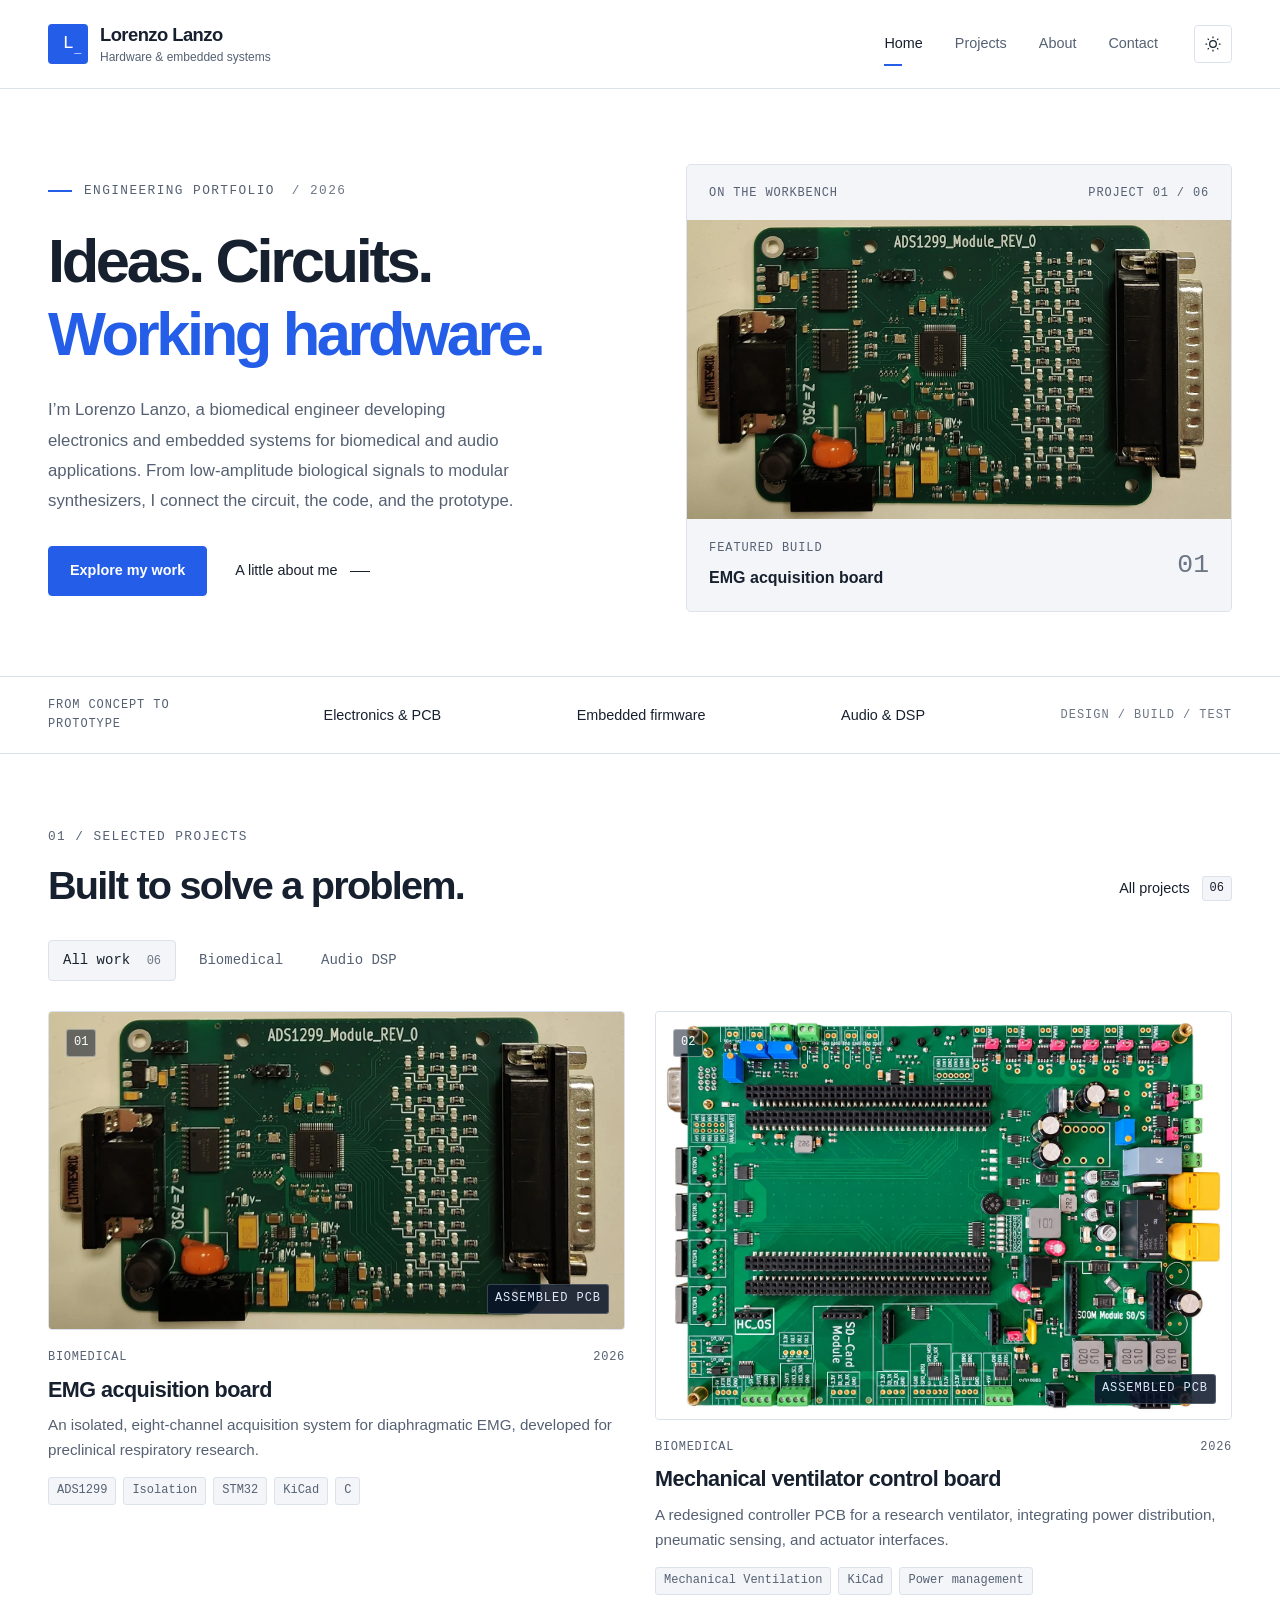
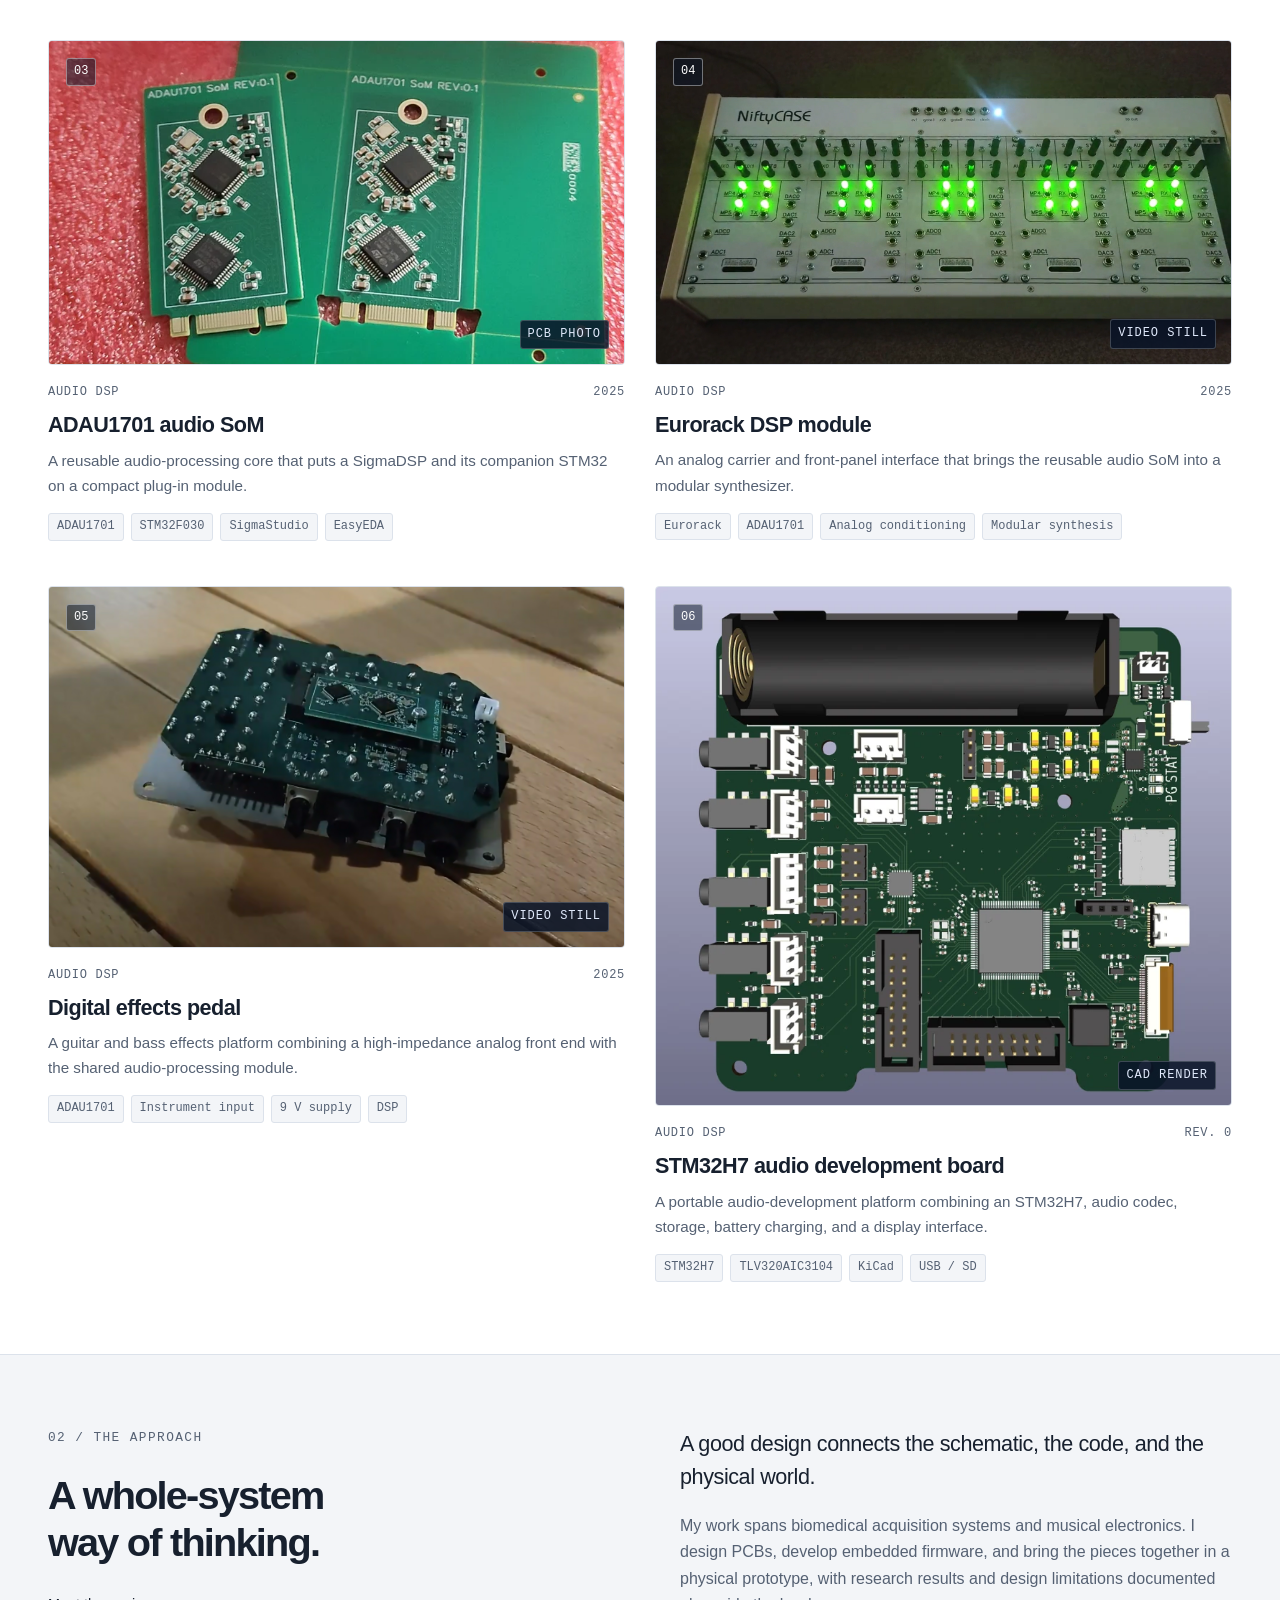
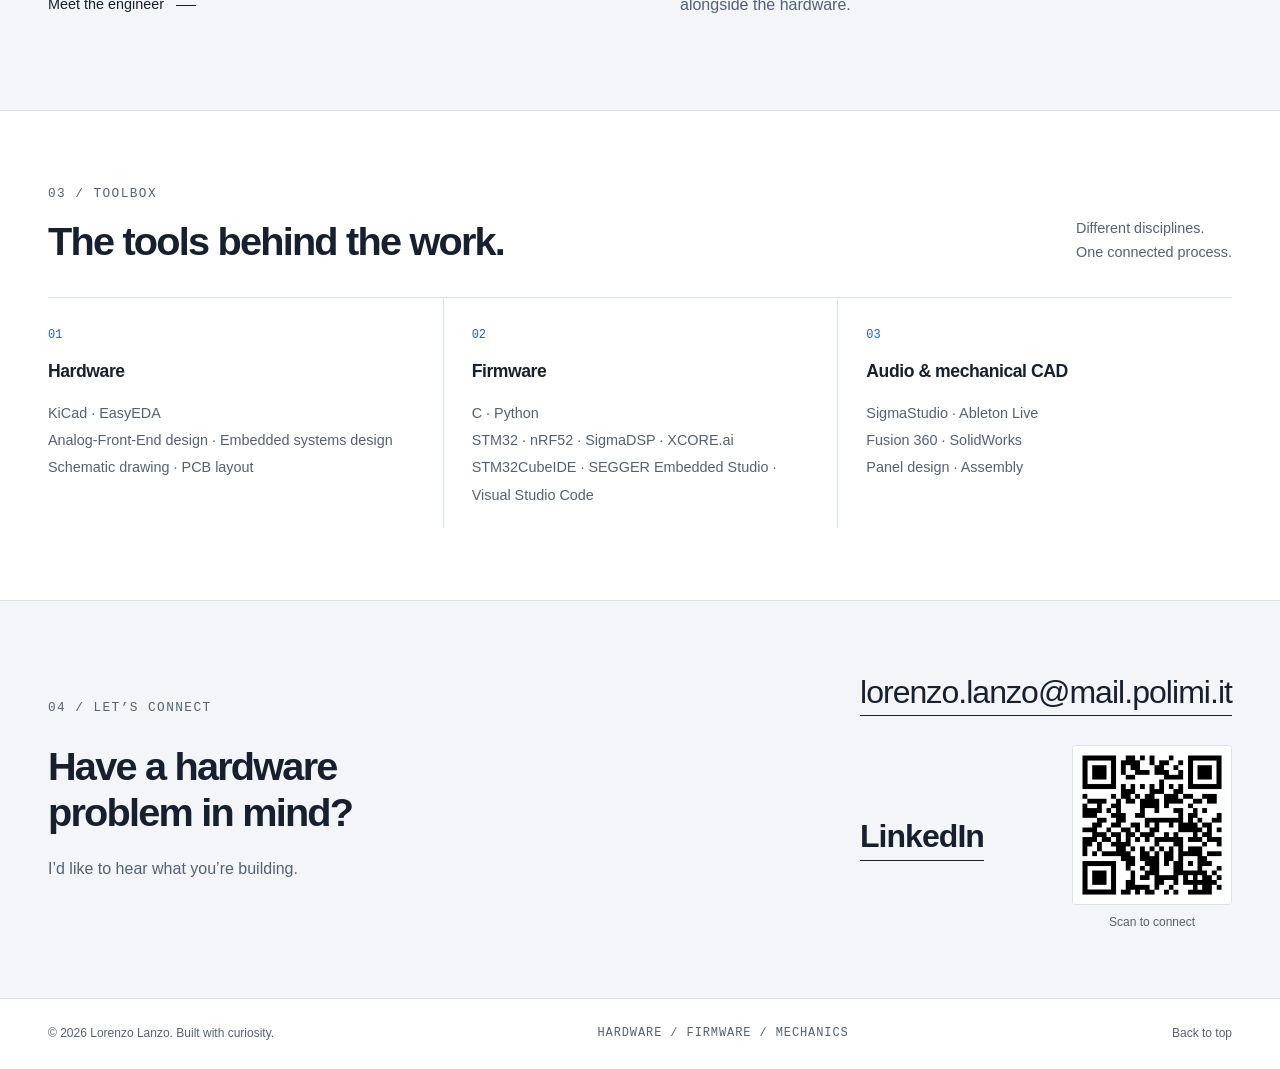
<file: index.html>
<!doctype html>
<html lang="en">
<head>
  <meta charset="utf-8">
  <meta name="viewport" content="width=device-width, initial-scale=1">
  <meta name="description" content="Lorenzo Lanzo’s engineering portfolio: biomedical electronics, embedded firmware, and audio DSP. Six documented hardware projects.">
  <meta property="og:type" content="website">
  <meta property="og:title" content="Lorenzo Lanzo — Hardware & embedded systems">
  <meta property="og:description" content="Biomedical electronics and audio DSP. Explore six hardware projects by Lorenzo Lanzo.">
  <!-- Add an absolute og:image URL and canonical URL after choosing your domain. See README. -->
  <title>Lorenzo Lanzo — Hardware & embedded systems</title>
  <link rel="icon" type="image/svg+xml" href="assets/icons/favicon.svg">
  <link rel="stylesheet" href="assets/css/styles.css?v=fbdc53042aa0">
  <script src="assets/js/theme.js"></script>
  <script src="assets/js/main.js" defer></script>
</head>
<body>
  <a class="skip-link" href="#main">Skip to content</a>
  <header class="site-header">
    <div class="container header-inner">
      <!-- EDIT YOUR NAME HERE; repeat this change on the other pages. -->
      <a class="brand" href="index.html" aria-label="Lorenzo Lanzo, home"><span class="brand-mark" aria-hidden="true">L<span>_</span></span><span>Lorenzo Lanzo<span class="brand-subtitle">Hardware & embedded systems</span></span></a>
      <button class="menu-toggle" type="button" aria-expanded="false" aria-controls="site-nav" hidden>Menu <span aria-hidden="true">☰</span></button>
      <nav id="site-nav" class="site-nav" aria-label="Main navigation"><a href="index.html" aria-current="page">Home</a><a href="projects.html">Projects</a><a href="about.html">About</a><a href="#contact">Contact</a></nav>
      <button class="theme-toggle" type="button" aria-label="Switch color theme" hidden><svg viewBox="0 0 24 24" aria-hidden="true"><path d="M12 3v2m0 14v2M3 12h2m14 0h2M5.6 5.6 7 7m10 10 1.4 1.4M5.6 18.4 7 17M17 7l1.4-1.4"/><circle cx="12" cy="12" r="4"/></svg></button>
    </div>
  </header>
  <main id="main">
    <section class="hero container">
      <div class="hero-copy">
        <p class="eyebrow"><span class="short-rule"></span> ENGINEERING PORTFOLIO <span class="edition">/ 2026</span></p>
        <!-- EDIT YOUR INTRODUCTION HERE -->
        <h1>Ideas. Circuits.<br><span class="accent">Working hardware.</span></h1>
        <p class="hero-description">I’m Lorenzo Lanzo, a biomedical engineer developing electronics and embedded systems for biomedical and audio applications. From low-amplitude biological signals to modular synthesizers, I connect the circuit, the code, and the prototype.</p>
        <div class="hero-actions"><a class="button button-primary" href="#selected-work">Explore my work</a><a class="text-link" href="about.html">A little about me <span class="link-line" aria-hidden="true"></span></a></div>
        
      </div>
      <a class="hero-visual engineering-hero" href="projects/emg-acquisition.html" aria-label="Explore the EMG acquisition board case study">
        <div class="visual-topline"><span>ON THE WORKBENCH</span><span>PROJECT 01 / 06</span></div>
        <img id="hero-image" src="assets/images/projects/emg-assembled.webp" width="1600" height="881" alt="Assembled eight-channel EMG acquisition PCB" fetchpriority="high">
        <div class="visual-caption"><span><span class="small-label">FEATURED BUILD</span><strong>EMG acquisition board</strong></span><span class="visual-index" aria-hidden="true">01</span></div>
      </a>
    </section>
    <div class="discipline-band"><div class="container discipline-inner"><span class="small-label">FROM CONCEPT TO PROTOTYPE</span><span>Electronics & PCB</span><span>Embedded firmware</span><span>Audio & DSP</span><span class="band-end">DESIGN / BUILD / TEST</span></div></div>
    <section id="selected-work" class="section container">
      <div class="section-heading"><div><p class="eyebrow">01 / SELECTED PROJECTS</p><h2>Built to solve a problem.</h2></div><a class="text-link" href="projects.html">All projects <span class="count-pill">06</span></a></div>
      <div class="filter-bar" data-filter-group hidden aria-label="Filter projects by application"><button class="filter-button" data-filter="all" aria-pressed="true">All work <span>06</span></button><button class="filter-button" data-filter="biomedical" aria-pressed="false">Biomedical</button><button class="filter-button" data-filter="audio" aria-pressed="false">Audio DSP</button></div>
      <p class="sr-only" data-filter-status role="status"></p>
      <div class="project-grid" data-project-grid>
        <article class="project-card" data-categories="biomedical"><a class="card-image engineering-card" href="projects/emg-acquisition.html"><img src="assets/images/projects/emg-assembled-thumb.webp" width="800" height="440" alt="Assembled ADS1299 EMG acquisition board with electrode connector and isolation slot" loading="lazy"><span class="image-number" aria-hidden="true">01</span><span class="image-badge">ASSEMBLED PCB</span></a><div class="card-meta"><span>Biomedical</span><span>2026</span></div><h3><a href="projects/emg-acquisition.html">EMG acquisition board</a></h3><p>An isolated, eight-channel acquisition system for diaphragmatic EMG, developed for preclinical respiratory research.</p><ul class="tags" aria-label="Technologies"><li>ADS1299</li><li>Isolation</li><li>STM32</li><li>KiCad</li><li>C</li></ul></article>
        <article class="project-card" data-categories="biomedical"><a class="card-image engineering-card" href="projects/ventilator-controller.html"><img src="assets/images/projects/ventilator-assembled-thumb.webp" width="800" height="565" alt="Populated ventilator control board with STM32 Nucleo and power and sensor connectors" loading="lazy"><span class="image-number" aria-hidden="true">02</span><span class="image-badge">ASSEMBLED PCB</span></a><div class="card-meta"><span>Biomedical</span><span>2026</span></div><h3><a href="projects/ventilator-controller.html">Mechanical ventilator control board</a></h3><p>A redesigned controller PCB for a research ventilator, integrating power distribution, pneumatic sensing, and actuator interfaces.</p><ul class="tags" aria-label="Technologies"><li>Mechanical Ventilation</li><li>KiCad</li><li>Power management</li></ul></article>
        <article class="project-card" data-categories="audio"><a class="card-image engineering-card" href="projects/adau1701-som.html"><img src="assets/images/projects/som-assembled-thumb.webp" width="800" height="450" alt="Fabricated ADAU1701 audio SoM boards on pink protective foam" loading="lazy"><span class="image-number" aria-hidden="true">03</span><span class="image-badge">PCB PHOTO</span></a><div class="card-meta"><span>Audio DSP</span><span>2025</span></div><h3><a href="projects/adau1701-som.html">ADAU1701 audio SoM</a></h3><p>A reusable audio-processing core that puts a SigmaDSP and its companion STM32 on a compact plug-in module.</p><ul class="tags" aria-label="Technologies"><li>ADAU1701</li><li>STM32F030</li><li>SigmaStudio</li><li>EasyEDA</li></ul></article>
        <article class="project-card" data-categories="audio"><a class="card-image engineering-card" href="projects/eurorack-dsp-module.html"><img src="assets/images/projects/eurorack-assembly-thumb.webp" width="800" height="450" alt="Assembled Eurorack carrier and audio SoM on the workbench" loading="lazy"><span class="image-number" aria-hidden="true">04</span><span class="image-badge">VIDEO STILL</span></a><div class="card-meta"><span>Audio DSP</span><span>2025</span></div><h3><a href="projects/eurorack-dsp-module.html">Eurorack DSP module</a></h3><p>An analog carrier and front-panel interface that brings the reusable audio SoM into a modular synthesizer.</p><ul class="tags" aria-label="Technologies"><li>Eurorack</li><li>ADAU1701</li><li>Analog conditioning</li><li>Modular synthesis</li></ul></article>
        <article class="project-card" data-categories="audio"><a class="card-image engineering-card" href="projects/effects-pedal.html"><img src="assets/images/projects/pedal-assembly-thumb.webp" width="800" height="450" alt="Assembled effects-pedal electronics with a blue carrier board and plug-in SoM" loading="lazy"><span class="image-number" aria-hidden="true">05</span><span class="image-badge">VIDEO STILL</span></a><div class="card-meta"><span>Audio DSP</span><span>2025</span></div><h3><a href="projects/effects-pedal.html">Digital effects pedal</a></h3><p>A guitar and bass effects platform combining a high-impedance analog front end with the shared audio-processing module.</p><ul class="tags" aria-label="Technologies"><li>ADAU1701</li><li>Instrument input</li><li>9 V supply</li><li>DSP</li></ul></article>
        <article class="project-card" data-categories="audio"><a class="card-image engineering-card" href="projects/stm32-audio-codec.html"><img src="assets/images/projects/stm32-codec-front-thumb.webp" width="800" height="722" alt="Front CAD view of an STM32H7 audio board with connectors and battery holder" loading="lazy"><span class="image-number" aria-hidden="true">06</span><span class="image-badge">CAD RENDER</span></a><div class="card-meta"><span>Audio DSP</span><span>Rev. 0</span></div><h3><a href="projects/stm32-audio-codec.html">STM32H7 audio development board</a></h3><p>A portable audio-development platform combining an STM32H7, audio codec, storage, battery charging, and a display interface.</p><ul class="tags" aria-label="Technologies"><li>STM32H7</li><li>TLV320AIC3104</li><li>KiCad</li><li>USB / SD</li></ul></article>
      </div>
      <p class="empty-state" data-filter-empty hidden>No projects in this category yet. Choose All work to see the collection.</p>
    </section>
    <section class="about-preview section"><div class="container about-preview-grid"><div><p class="eyebrow">02 / THE APPROACH</p><h2>A whole-system<br>way of thinking.</h2><a class="text-link" href="about.html">Meet the engineer <span class="link-line" aria-hidden="true"></span></a></div><div><p class="lead">A good design connects the schematic, the code, and the physical world.</p><p>My work spans biomedical acquisition systems and musical electronics. I design PCBs, develop embedded firmware, and bring the pieces together in a physical prototype, with research results and design limitations documented alongside the hardware.</p></div></div></section>
    <section class="section container skills-section">
      <div class="section-heading"><div><p class="eyebrow">03 / TOOLBOX</p><h2>The tools behind the work.</h2></div><p class="section-aside">Different disciplines.<br>One connected process.</p></div>
      <!-- Keep this fallback in sync with about.html for offline and no-JavaScript previews. -->
      <div class="skill-grid" data-toolbox-source="about.html">
        <div><span class="skill-index">01</span><h3>Hardware</h3><p>KiCad · EasyEDA<br>Analog-Front-End design · Embedded systems design <br>Schematic drawing · PCB layout</p></div>
        <div><span class="skill-index">02</span><h3>Firmware</h3><p>C · Python <br>STM32 · nRF52 · SigmaDSP · XCORE.ai <br>STM32CubeIDE · SEGGER Embedded Studio · Visual Studio Code</p></div>
        <div><span class="skill-index">03</span><h3>Audio & mechanical CAD</h3><p>SigmaStudio · Ableton Live<br>Fusion 360 · SolidWorks<br>Panel design · Assembly</p></div>
      </div>
    </section>
    <section id="contact" class="contact-section"><div class="container contact-inner"><div><p class="eyebrow">04 / LET’S CONNECT</p><h2>Have a hardware<br>problem in mind?</h2><p>I’d like to hear what you’re building.</p></div><div class="contact-links"><a class="contact-email" href="mailto:lorenzo.lanzo@mail.polimi.it">lorenzo.lanzo@mail.polimi.it</a><div class="contact-social"><a class="contact-linkedin" href="https://www.linkedin.com/in/lorenzo-lanzo" target="_blank" rel="noopener noreferrer">LinkedIn</a><figure class="contact-qr"><a href="https://www.linkedin.com/in/lorenzo-lanzo" target="_blank" rel="noopener noreferrer"><img src="assets/images/linkedin-qr.png" width="2277" height="2277" alt="QR code for Lorenzo Lanzo's LinkedIn profile" loading="lazy" decoding="async"></a><figcaption>Scan to connect</figcaption></figure></div></div></div></section>
  </main>
  <footer class="site-footer"><div class="container footer-inner"><span>© <span data-current-year>2026</span> Lorenzo Lanzo. Built with curiosity.</span><span class="small-label">HARDWARE / FIRMWARE / MECHANICS</span><a href="#main">Back to top</a></div></footer>
</body>
</html>
</file>
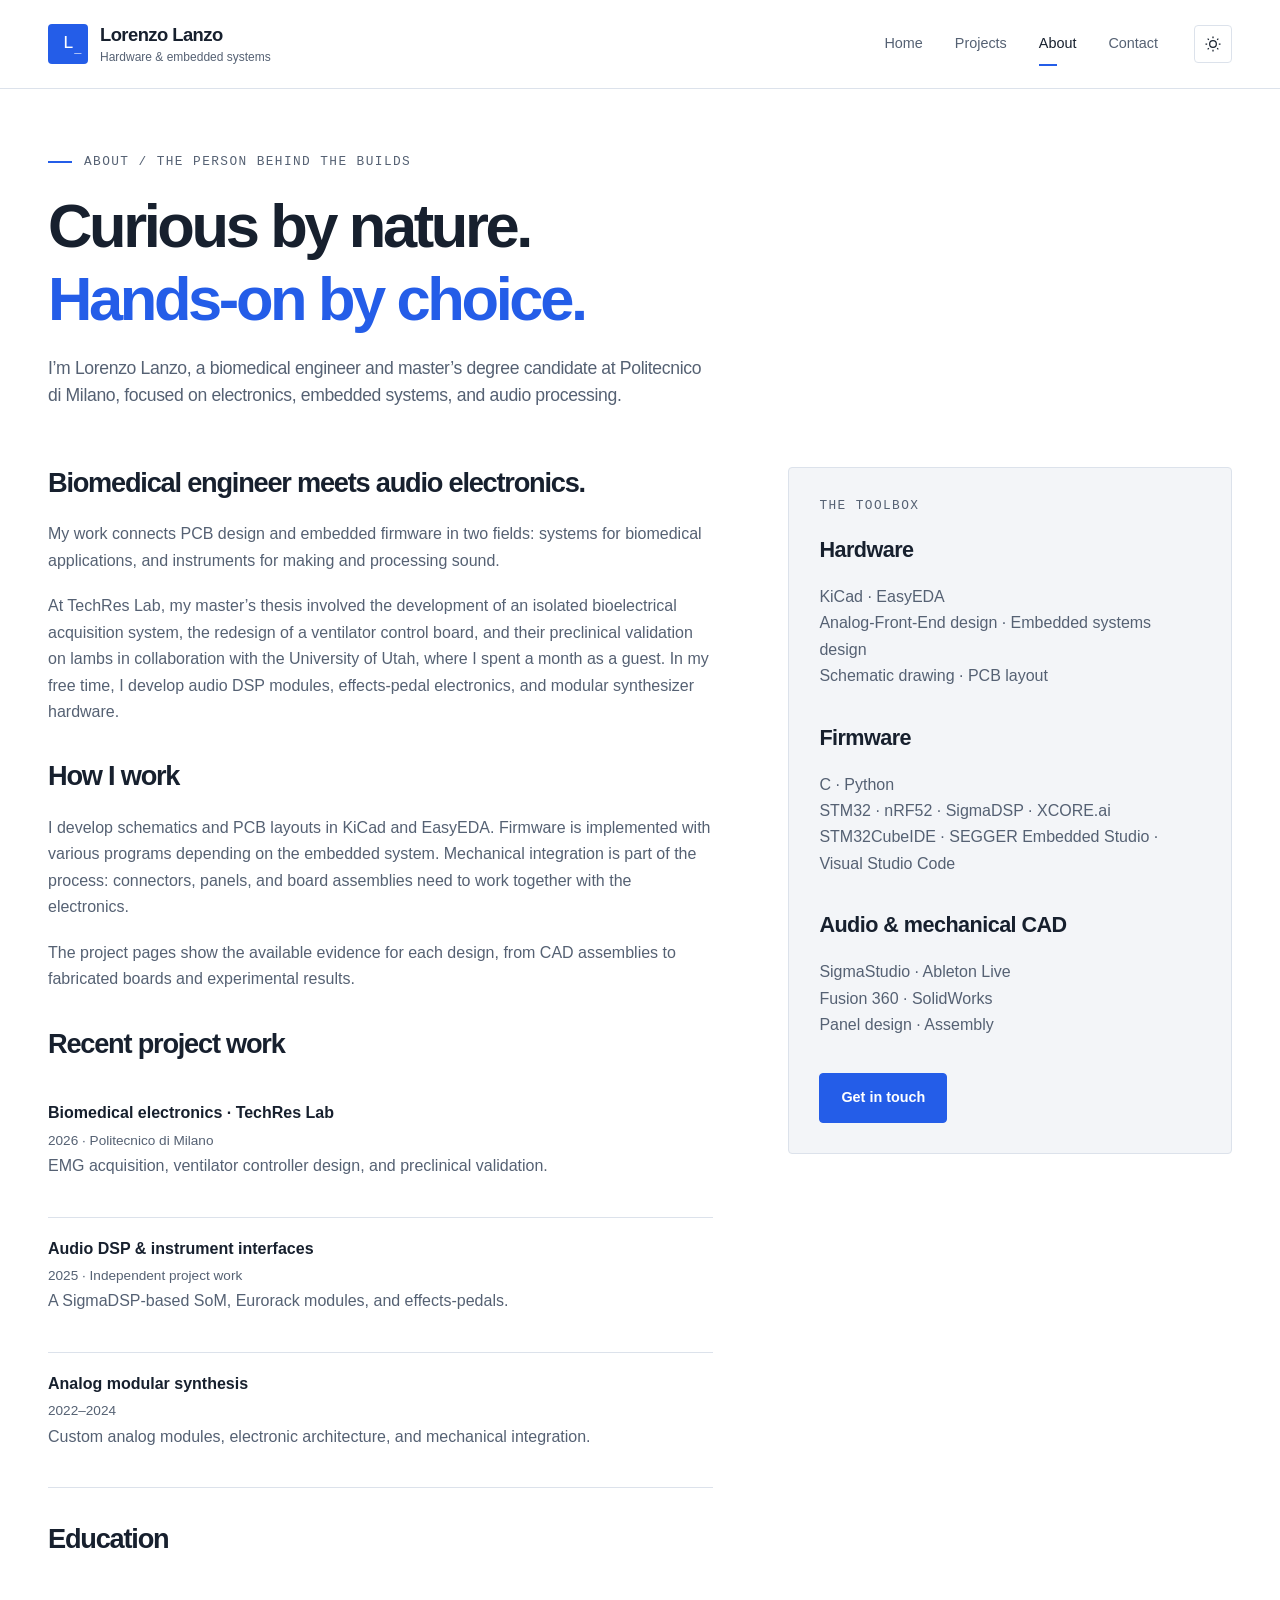
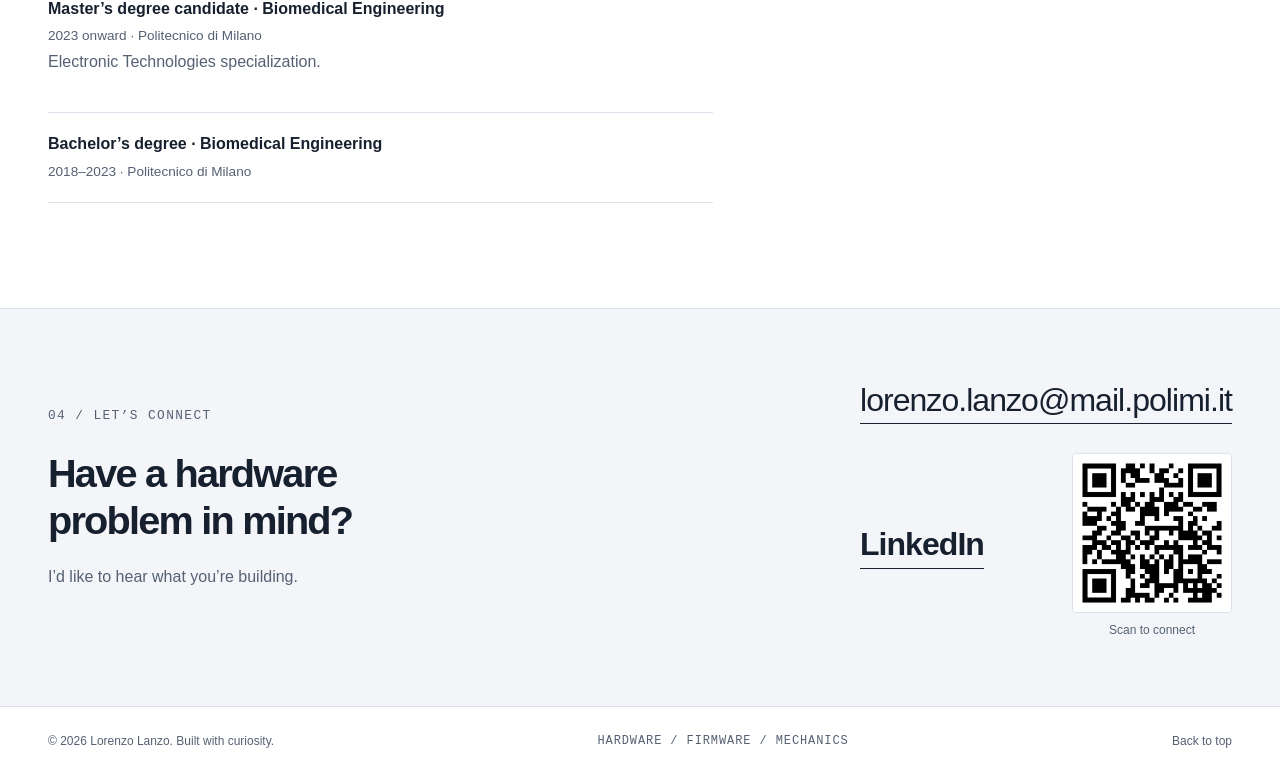
<file: about.html>
<!doctype html>
<html lang="en">
<head>
  <meta charset="utf-8">
  <meta name="viewport" content="width=device-width, initial-scale=1">
  <!-- EDIT PAGE TITLE, DESCRIPTION, AND SHARING TEXT HERE -->
  <title>About — Lorenzo Lanzo</title>
  <meta name="description" content="Lorenzo Lanzo, biomedical engineer and master’s degree candidate at Politecnico di Milano. Electronics, embedded firmware, and audio DSP.">
  <meta property="og:type" content="website">
  <meta property="og:title" content="About — Lorenzo Lanzo">
  <meta property="og:description" content="Lorenzo Lanzo, biomedical engineer and master’s degree candidate at Politecnico di Milano. Electronics, embedded firmware, and audio DSP.">
  <!-- Add absolute canonical and og:image URLs after choosing a domain; see README. -->
  <link rel="icon" type="image/svg+xml" href="assets/icons/favicon.svg">
  <link rel="stylesheet" href="assets/css/styles.css?v=fbdc53042aa0">
  <script src="assets/js/theme.js"></script>
  <script src="assets/js/main.js" defer></script>
  
</head>
<body>
  <a class="skip-link" href="#main">Skip to content</a>
  <header class="site-header">
    <div class="container header-inner">
      <!-- EDIT YOUR NAME HERE; repeat this change on the other pages. -->
      <a class="brand" href="index.html" aria-label="Lorenzo Lanzo, home"><span class="brand-mark" aria-hidden="true">L<span>_</span></span><span>Lorenzo Lanzo<span class="brand-subtitle">Hardware & embedded systems</span></span></a>
      <button class="menu-toggle" type="button" aria-expanded="false" aria-controls="site-nav" hidden>Menu <span aria-hidden="true">☰</span></button>
      <nav id="site-nav" class="site-nav" aria-label="Main navigation"><a href="index.html">Home</a><a href="projects.html">Projects</a><a href="about.html" aria-current="page">About</a><a href="index.html#contact">Contact</a></nav>
      <button class="theme-toggle" type="button" aria-label="Switch color theme" hidden><svg viewBox="0 0 24 24" aria-hidden="true"><path d="M12 3v2m0 14v2M3 12h2m14 0h2M5.6 5.6 7 7m10 10 1.4 1.4M5.6 18.4 7 17M17 7l1.4-1.4"/><circle cx="12" cy="12" r="4"/></svg></button>
    </div>
  </header>
  <main id="main">
    <section class="page-intro container"><p class="eyebrow"><span class="short-rule"></span> ABOUT / THE PERSON BEHIND THE BUILDS</p><h1>Curious by nature.<br><span class="accent">Hands-on by choice.</span></h1><p class="lead">I’m Lorenzo Lanzo, a biomedical engineer and master’s degree candidate at Politecnico di Milano, focused on electronics, embedded systems, and audio processing.</p></section>
    <div class="container about-layout">
      <div>
        <!-- EDIT YOUR BACKGROUND HERE -->
        <section><h2>Biomedical engineer meets audio electronics.</h2><p>My work connects PCB design and embedded firmware in two fields: systems for biomedical applications, and instruments for making and processing sound.</p><p>At TechRes Lab, my master’s thesis involved the development of an isolated bioelectrical acquisition system, the redesign of a ventilator control board, and their preclinical validation on lambs in collaboration with the University of Utah, where I spent a month as a guest. In my free time, I develop audio DSP modules, effects-pedal electronics, and modular synthesizer hardware.</p></section>
        <section><h2>How I work</h2><p>I develop schematics and PCB layouts in KiCad and EasyEDA. Firmware is implemented with various programs depending on the embedded system. Mechanical integration is part of the process: connectors, panels, and board assemblies need to work together with the electronics.</p><p>The project pages show the available evidence for each design, from CAD assemblies to fabricated boards and experimental results.</p></section>
        <section><h2>Recent project work</h2><ul class="timeline"><li><strong>Biomedical electronics · TechRes Lab</strong><span>2026 · Politecnico di Milano</span><p>EMG acquisition, ventilator controller design, and preclinical validation.</p></li><li><strong>Audio DSP & instrument interfaces</strong><span>2025 · Independent project work</span><p>A SigmaDSP-based SoM, Eurorack modules, and effects-pedals.</p></li><li><strong>Analog modular synthesis</strong><span>2022–2024</span><p>Custom analog modules, electronic architecture, and mechanical integration.</p></li></ul></section>
        <section><h2>Education</h2><ul class="timeline"><li><strong>Master’s degree candidate · Biomedical Engineering</strong><span>2023 onward · Politecnico di Milano</span><p>Electronic Technologies specialization.</p></li><li><strong>Bachelor’s degree · Biomedical Engineering</strong><span>2018–2023 · Politecnico di Milano</span></li></ul></section>
      </div>
      <!-- Edit skills here; the homepage reads these sections when served over HTTP/HTTPS. -->
      <aside class="about-sidebar" data-toolbox aria-label="Skills and tools">
        <h2 class="eyebrow">THE TOOLBOX</h2>
        <section><h3>Hardware</h3><p>KiCad · EasyEDA<br>Analog-Front-End design · Embedded systems design <br>Schematic drawing · PCB layout</p></section>
        <section><h3>Firmware</h3><p>C · Python <br>STM32 · nRF52 · SigmaDSP · XCORE.ai <br>STM32CubeIDE · SEGGER Embedded Studio · Visual Studio Code</p></section>
        <section><h3>Audio & mechanical CAD</h3><p>SigmaStudio · Ableton Live<br>Fusion 360 · SolidWorks<br>Panel design · Assembly</p></section>
        <a class="button button-primary" href="index.html#contact">Get in touch</a>
      </aside>
    </div>    <section id="contact" class="contact-section"><div class="container contact-inner"><div><p class="eyebrow">04 / LET’S CONNECT</p><h2>Have a hardware<br>problem in mind?</h2><p>I’d like to hear what you’re building.</p></div><div class="contact-links"><a class="contact-email" href="mailto:lorenzo.lanzo@mail.polimi.it">lorenzo.lanzo@mail.polimi.it</a><div class="contact-social"><a class="contact-linkedin" href="https://www.linkedin.com/in/lorenzo-lanzo" target="_blank" rel="noopener noreferrer">LinkedIn</a><figure class="contact-qr"><a href="https://www.linkedin.com/in/lorenzo-lanzo" target="_blank" rel="noopener noreferrer"><img src="assets/images/linkedin-qr.png" width="2277" height="2277" alt="QR code for Lorenzo Lanzo's LinkedIn profile" loading="lazy" decoding="async"></a><figcaption>Scan to connect</figcaption></figure></div></div></div></section>
  </main>
  <footer class="site-footer"><div class="container footer-inner"><span>© <span data-current-year>2026</span> Lorenzo Lanzo. Built with curiosity.</span><span class="small-label">HARDWARE / FIRMWARE / MECHANICS</span><a href="#main">Back to top</a></div></footer>
</body>
</html>
</file>
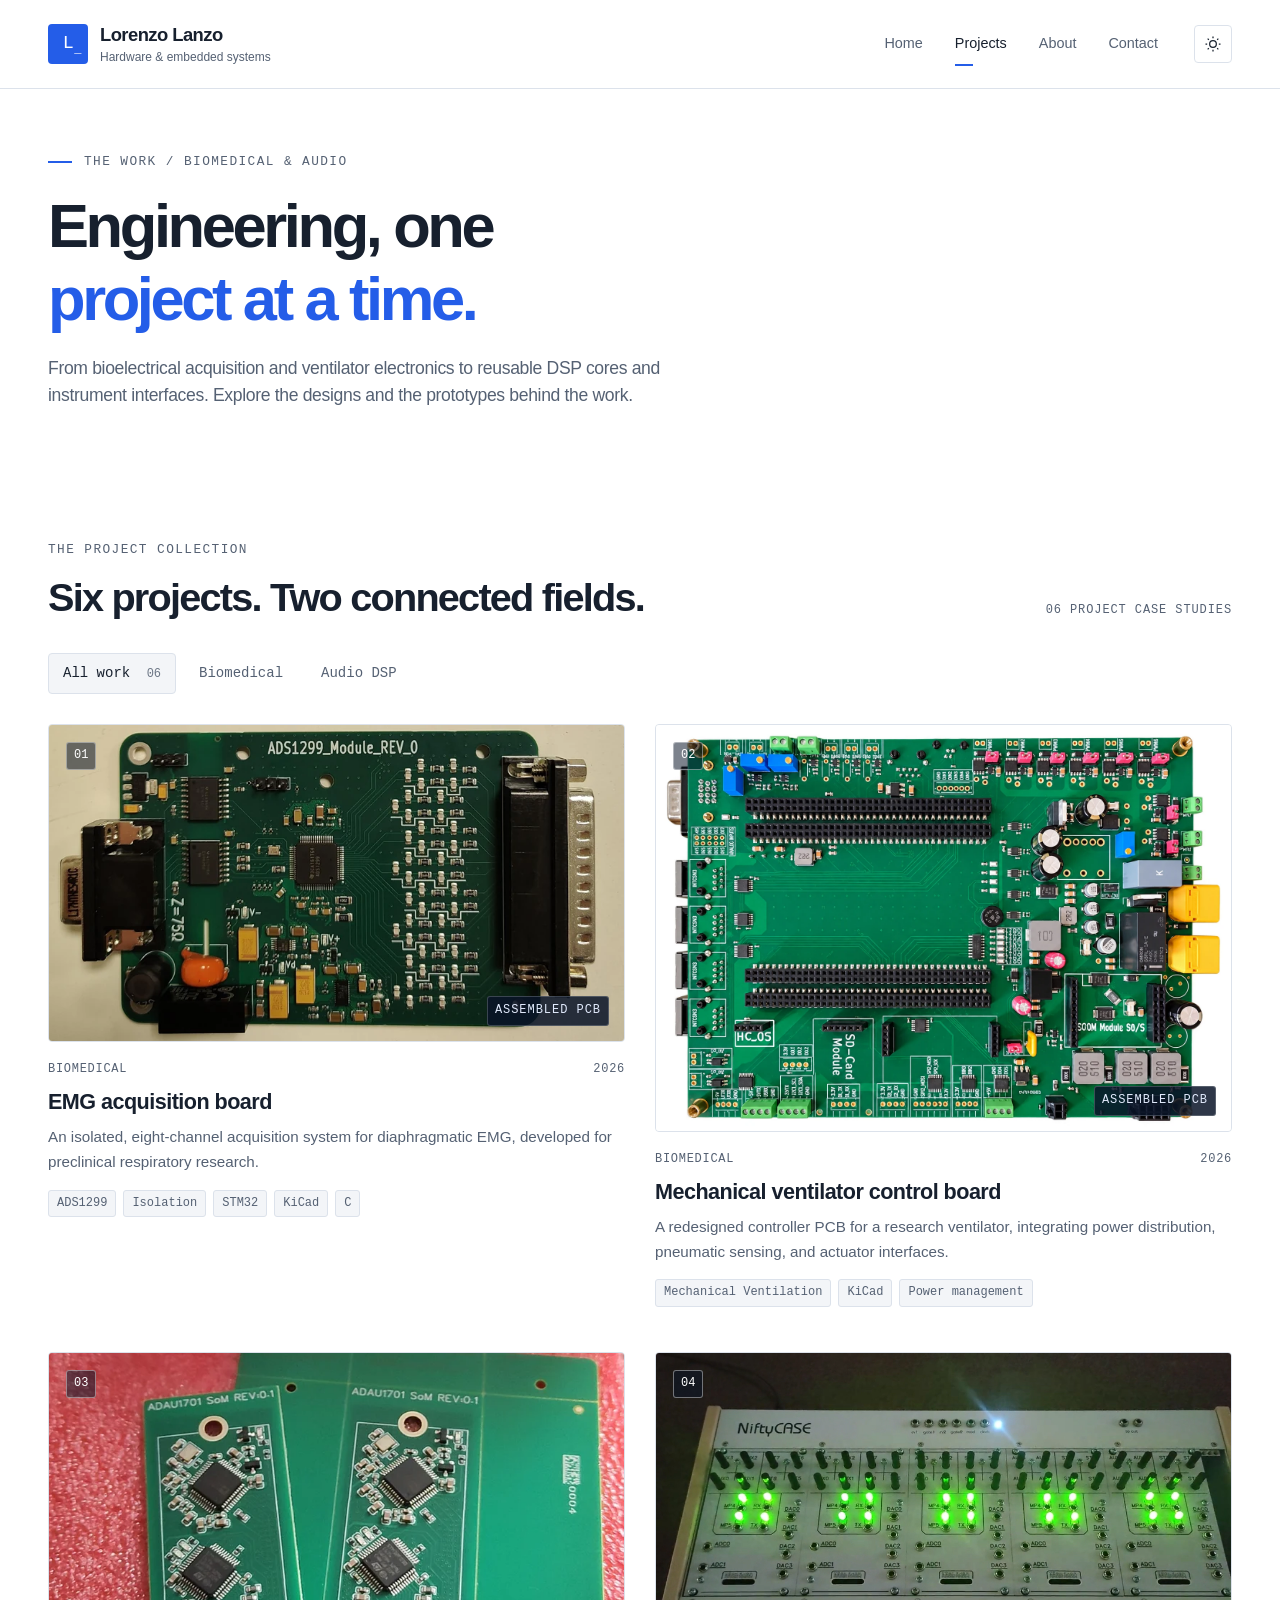
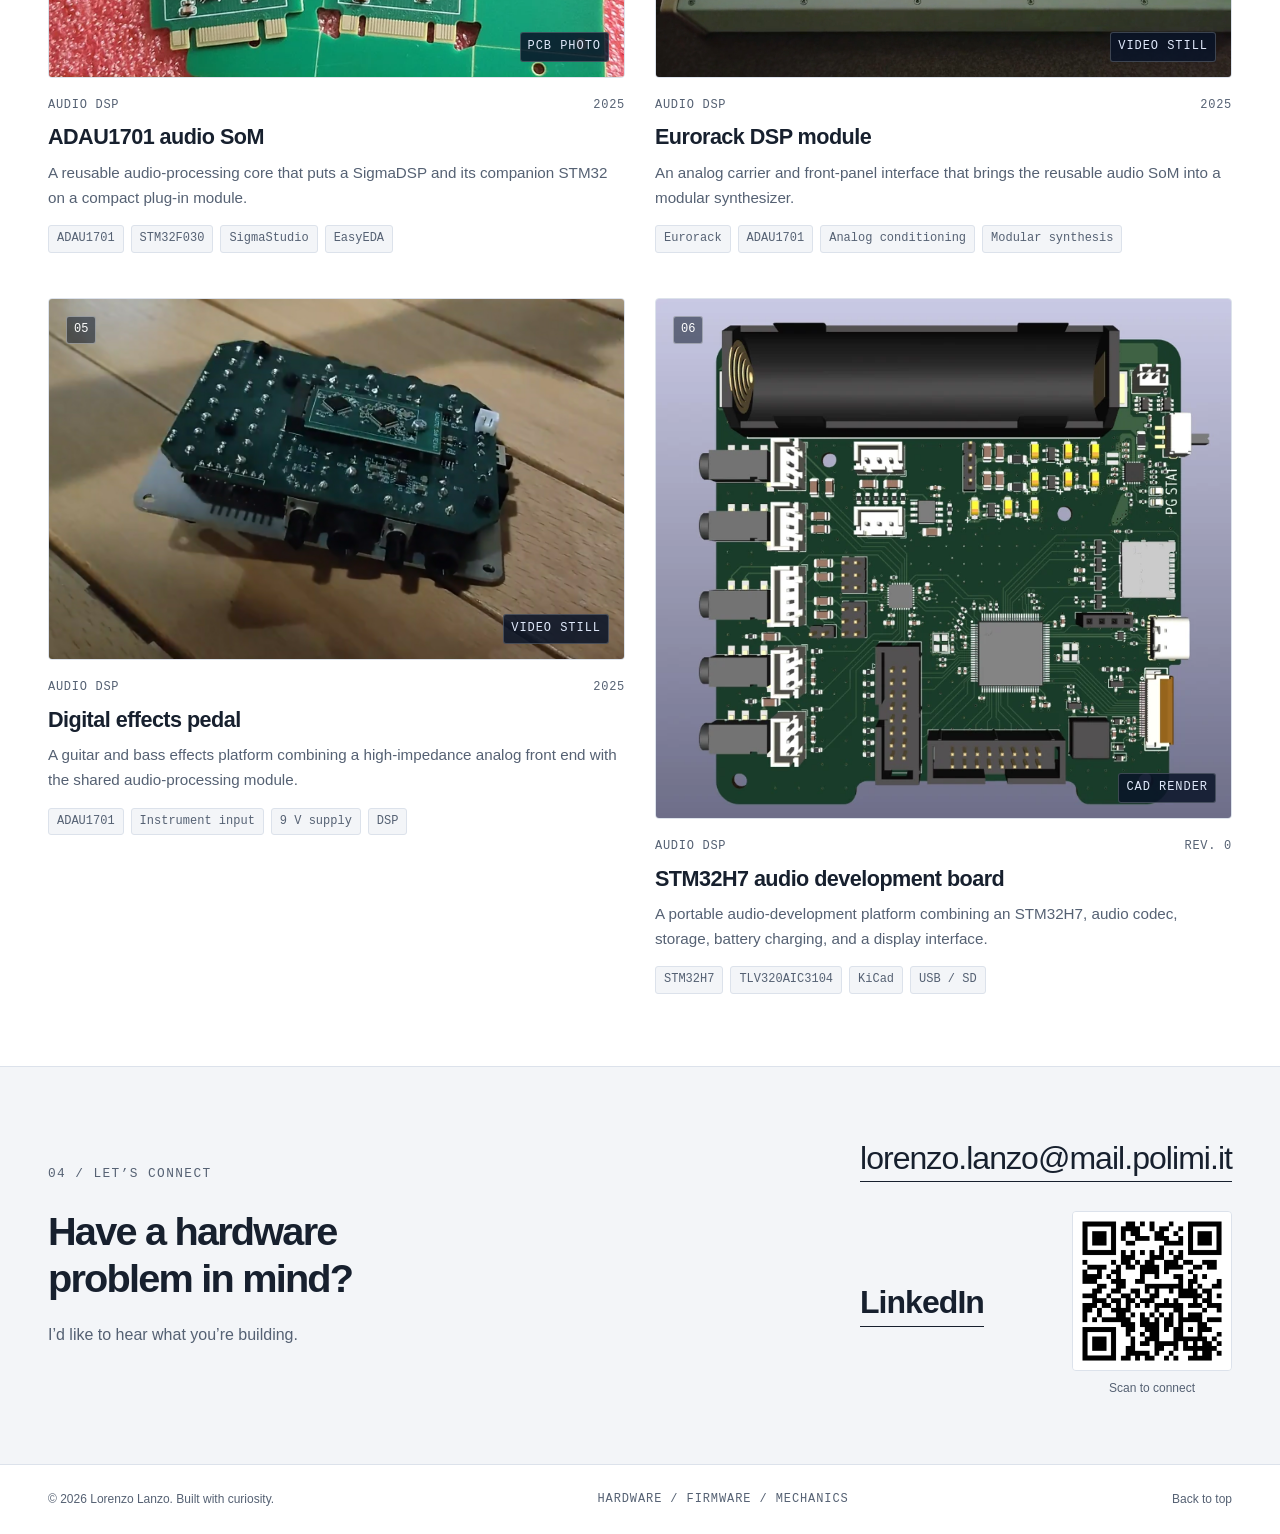
<file: projects.html>
<!doctype html>
<html lang="en">
<head>
  <meta charset="utf-8">
  <meta name="viewport" content="width=device-width, initial-scale=1">
  <!-- EDIT PAGE TITLE, DESCRIPTION, AND SHARING TEXT HERE -->
  <title>Projects — Lorenzo Lanzo</title>
  <meta name="description" content="Explore six engineering projects across biomedical electronics, embedded systems, and audio DSP.">
  <meta property="og:type" content="website">
  <meta property="og:title" content="Projects — Lorenzo Lanzo">
  <meta property="og:description" content="Explore six engineering projects across biomedical electronics, embedded systems, and audio DSP.">
  <!-- Add absolute canonical and og:image URLs after choosing a domain; see README. -->
  <link rel="icon" type="image/svg+xml" href="assets/icons/favicon.svg">
  <link rel="stylesheet" href="assets/css/styles.css?v=fbdc53042aa0">
  <script src="assets/js/theme.js"></script>
  <script src="assets/js/main.js" defer></script>
  
</head>
<body>
  <a class="skip-link" href="#main">Skip to content</a>
  <header class="site-header">
    <div class="container header-inner">
      <!-- EDIT YOUR NAME HERE; repeat this change on the other pages. -->
      <a class="brand" href="index.html" aria-label="Lorenzo Lanzo, home"><span class="brand-mark" aria-hidden="true">L<span>_</span></span><span>Lorenzo Lanzo<span class="brand-subtitle">Hardware & embedded systems</span></span></a>
      <button class="menu-toggle" type="button" aria-expanded="false" aria-controls="site-nav" hidden>Menu <span aria-hidden="true">☰</span></button>
      <nav id="site-nav" class="site-nav" aria-label="Main navigation"><a href="index.html">Home</a><a href="projects.html" aria-current="page">Projects</a><a href="about.html">About</a><a href="index.html#contact">Contact</a></nav>
      <button class="theme-toggle" type="button" aria-label="Switch color theme" hidden><svg viewBox="0 0 24 24" aria-hidden="true"><path d="M12 3v2m0 14v2M3 12h2m14 0h2M5.6 5.6 7 7m10 10 1.4 1.4M5.6 18.4 7 17M17 7l1.4-1.4"/><circle cx="12" cy="12" r="4"/></svg></button>
    </div>
  </header>
  <main id="main">
    <section class="page-intro container"><p class="eyebrow"><span class="short-rule"></span> THE WORK / BIOMEDICAL & AUDIO</p><h1>Engineering, one<br><span class="accent">project at a time.</span></h1><p class="lead">From bioelectrical acquisition and ventilator electronics to reusable DSP cores and instrument interfaces. Explore the designs and the prototypes behind the work.</p></section>    <section id="project-collection" class="section container">
      <div class="section-heading"><div><p class="eyebrow">THE PROJECT COLLECTION</p><h2>Six projects. Two connected fields.</h2></div><span class="small-label">06 PROJECT CASE STUDIES</span></div>
      <div class="filter-bar" data-filter-group hidden aria-label="Filter projects by application"><button class="filter-button" data-filter="all" aria-pressed="true">All work <span>06</span></button><button class="filter-button" data-filter="biomedical" aria-pressed="false">Biomedical</button><button class="filter-button" data-filter="audio" aria-pressed="false">Audio DSP</button></div>
      <p class="sr-only" data-filter-status role="status"></p>
      <div class="project-grid" data-project-grid>
        <article class="project-card" data-categories="biomedical"><a class="card-image engineering-card" href="projects/emg-acquisition.html"><img src="assets/images/projects/emg-assembled-thumb.webp" width="800" height="440" alt="Assembled ADS1299 EMG acquisition board with electrode connector and isolation slot" loading="lazy"><span class="image-number" aria-hidden="true">01</span><span class="image-badge">ASSEMBLED PCB</span></a><div class="card-meta"><span>Biomedical</span><span>2026</span></div><h3><a href="projects/emg-acquisition.html">EMG acquisition board</a></h3><p>An isolated, eight-channel acquisition system for diaphragmatic EMG, developed for preclinical respiratory research.</p><ul class="tags" aria-label="Technologies"><li>ADS1299</li><li>Isolation</li><li>STM32</li><li>KiCad</li><li>C</li></ul></article>
        <article class="project-card" data-categories="biomedical"><a class="card-image engineering-card" href="projects/ventilator-controller.html"><img src="assets/images/projects/ventilator-assembled-thumb.webp" width="800" height="565" alt="Populated ventilator control board with STM32 Nucleo and power and sensor connectors" loading="lazy"><span class="image-number" aria-hidden="true">02</span><span class="image-badge">ASSEMBLED PCB</span></a><div class="card-meta"><span>Biomedical</span><span>2026</span></div><h3><a href="projects/ventilator-controller.html">Mechanical ventilator control board</a></h3><p>A redesigned controller PCB for a research ventilator, integrating power distribution, pneumatic sensing, and actuator interfaces.</p><ul class="tags" aria-label="Technologies"><li>Mechanical Ventilation</li><li>KiCad</li><li>Power management</li></ul></article>
        <article class="project-card" data-categories="audio"><a class="card-image engineering-card" href="projects/adau1701-som.html"><img src="assets/images/projects/som-assembled-thumb.webp" width="800" height="450" alt="Fabricated ADAU1701 audio SoM boards on pink protective foam" loading="lazy"><span class="image-number" aria-hidden="true">03</span><span class="image-badge">PCB PHOTO</span></a><div class="card-meta"><span>Audio DSP</span><span>2025</span></div><h3><a href="projects/adau1701-som.html">ADAU1701 audio SoM</a></h3><p>A reusable audio-processing core that puts a SigmaDSP and its companion STM32 on a compact plug-in module.</p><ul class="tags" aria-label="Technologies"><li>ADAU1701</li><li>STM32F030</li><li>SigmaStudio</li><li>EasyEDA</li></ul></article>
        <article class="project-card" data-categories="audio"><a class="card-image engineering-card" href="projects/eurorack-dsp-module.html"><img src="assets/images/projects/eurorack-assembly-thumb.webp" width="800" height="450" alt="Assembled Eurorack carrier and audio SoM on the workbench" loading="lazy"><span class="image-number" aria-hidden="true">04</span><span class="image-badge">VIDEO STILL</span></a><div class="card-meta"><span>Audio DSP</span><span>2025</span></div><h3><a href="projects/eurorack-dsp-module.html">Eurorack DSP module</a></h3><p>An analog carrier and front-panel interface that brings the reusable audio SoM into a modular synthesizer.</p><ul class="tags" aria-label="Technologies"><li>Eurorack</li><li>ADAU1701</li><li>Analog conditioning</li><li>Modular synthesis</li></ul></article>
        <article class="project-card" data-categories="audio"><a class="card-image engineering-card" href="projects/effects-pedal.html"><img src="assets/images/projects/pedal-assembly-thumb.webp" width="800" height="450" alt="Assembled effects-pedal electronics with a blue carrier board and plug-in SoM" loading="lazy"><span class="image-number" aria-hidden="true">05</span><span class="image-badge">VIDEO STILL</span></a><div class="card-meta"><span>Audio DSP</span><span>2025</span></div><h3><a href="projects/effects-pedal.html">Digital effects pedal</a></h3><p>A guitar and bass effects platform combining a high-impedance analog front end with the shared audio-processing module.</p><ul class="tags" aria-label="Technologies"><li>ADAU1701</li><li>Instrument input</li><li>9 V supply</li><li>DSP</li></ul></article>
        <article class="project-card" data-categories="audio"><a class="card-image engineering-card" href="projects/stm32-audio-codec.html"><img src="assets/images/projects/stm32-codec-front-thumb.webp" width="800" height="722" alt="Front CAD view of an STM32H7 audio board with connectors and battery holder" loading="lazy"><span class="image-number" aria-hidden="true">06</span><span class="image-badge">CAD RENDER</span></a><div class="card-meta"><span>Audio DSP</span><span>Rev. 0</span></div><h3><a href="projects/stm32-audio-codec.html">STM32H7 audio development board</a></h3><p>A portable audio-development platform combining an STM32H7, audio codec, storage, battery charging, and a display interface.</p><ul class="tags" aria-label="Technologies"><li>STM32H7</li><li>TLV320AIC3104</li><li>KiCad</li><li>USB / SD</li></ul></article>
      </div>
      <p class="empty-state" data-filter-empty hidden>No projects in this category yet. Choose All work to see the collection.</p>
    </section>    <section id="contact" class="contact-section"><div class="container contact-inner"><div><p class="eyebrow">04 / LET’S CONNECT</p><h2>Have a hardware<br>problem in mind?</h2><p>I’d like to hear what you’re building.</p></div><div class="contact-links"><a class="contact-email" href="mailto:lorenzo.lanzo@mail.polimi.it">lorenzo.lanzo@mail.polimi.it</a><div class="contact-social"><a class="contact-linkedin" href="https://www.linkedin.com/in/lorenzo-lanzo" target="_blank" rel="noopener noreferrer">LinkedIn</a><figure class="contact-qr"><a href="https://www.linkedin.com/in/lorenzo-lanzo" target="_blank" rel="noopener noreferrer"><img src="assets/images/linkedin-qr.png" width="2277" height="2277" alt="QR code for Lorenzo Lanzo's LinkedIn profile" loading="lazy" decoding="async"></a><figcaption>Scan to connect</figcaption></figure></div></div></div></section>
  </main>
  <footer class="site-footer"><div class="container footer-inner"><span>© <span data-current-year>2026</span> Lorenzo Lanzo. Built with curiosity.</span><span class="small-label">HARDWARE / FIRMWARE / MECHANICS</span><a href="#main">Back to top</a></div></footer>
</body>
</html>
</file>
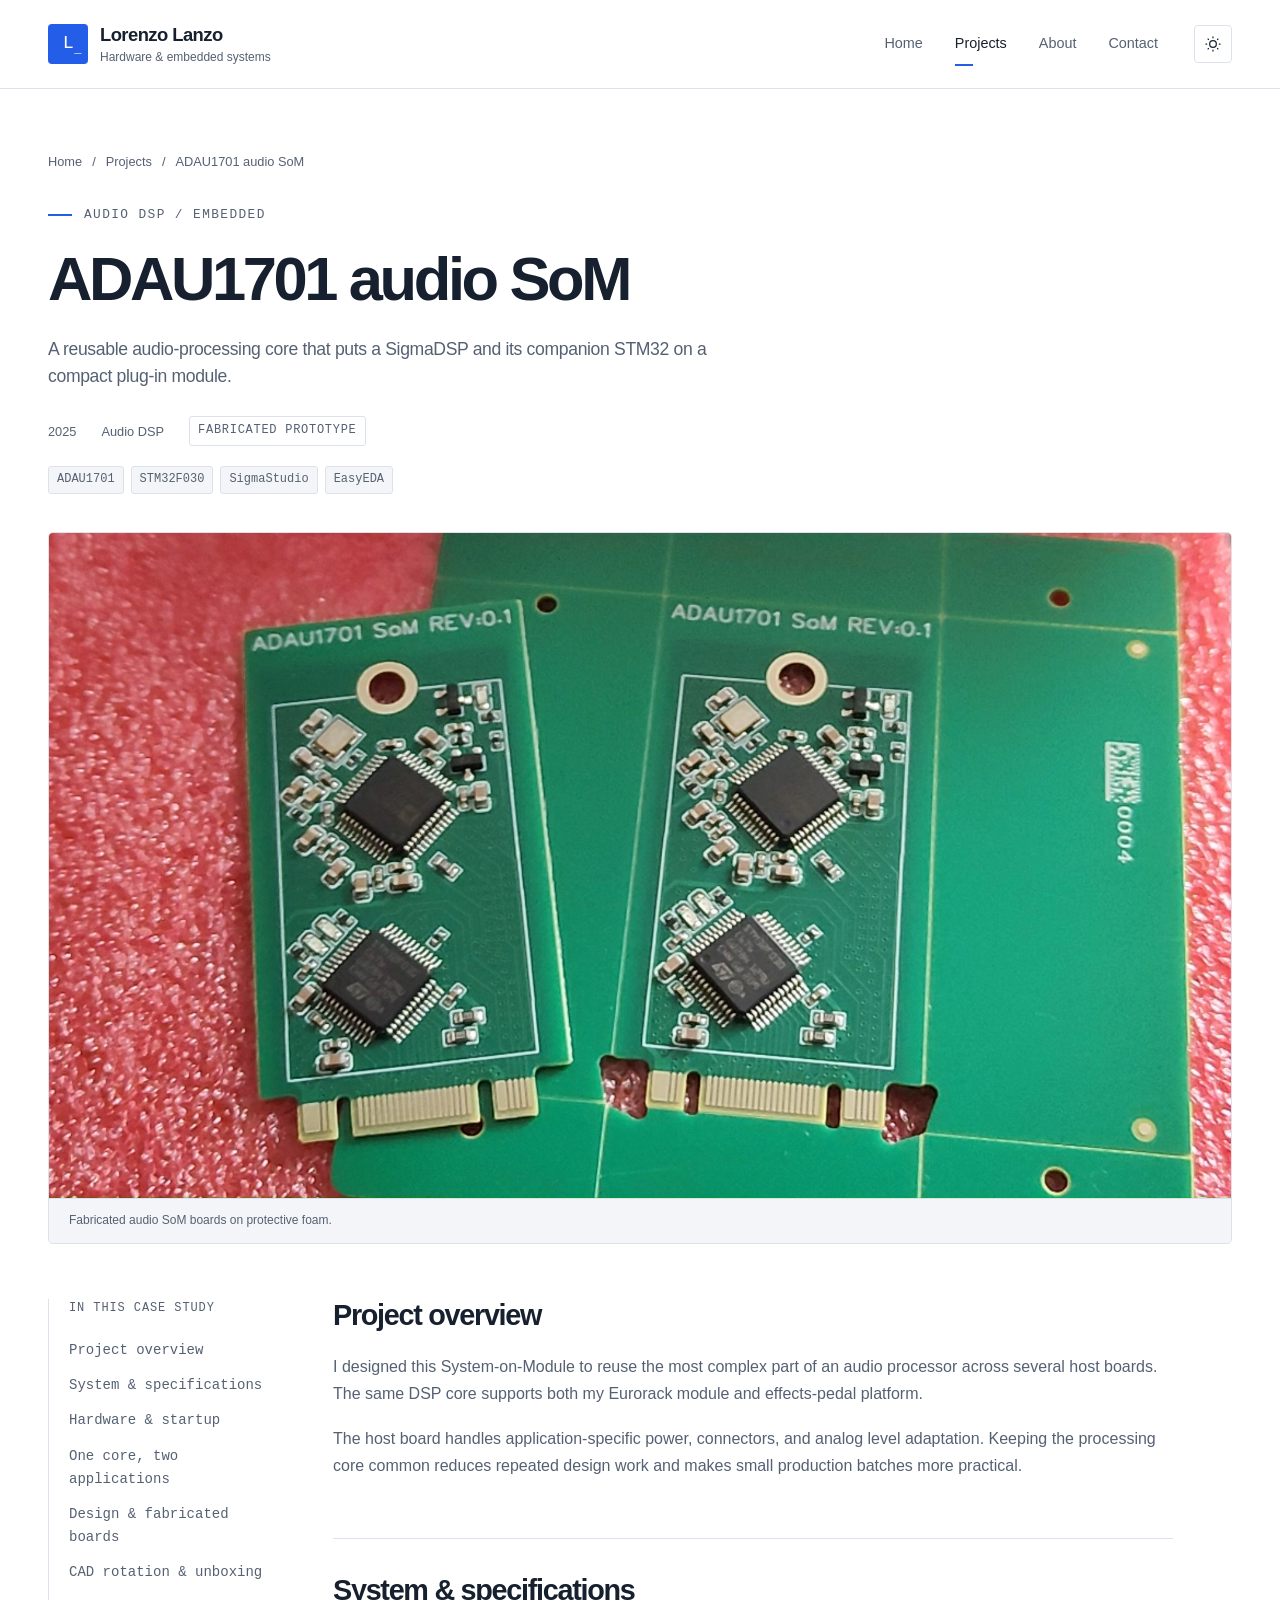
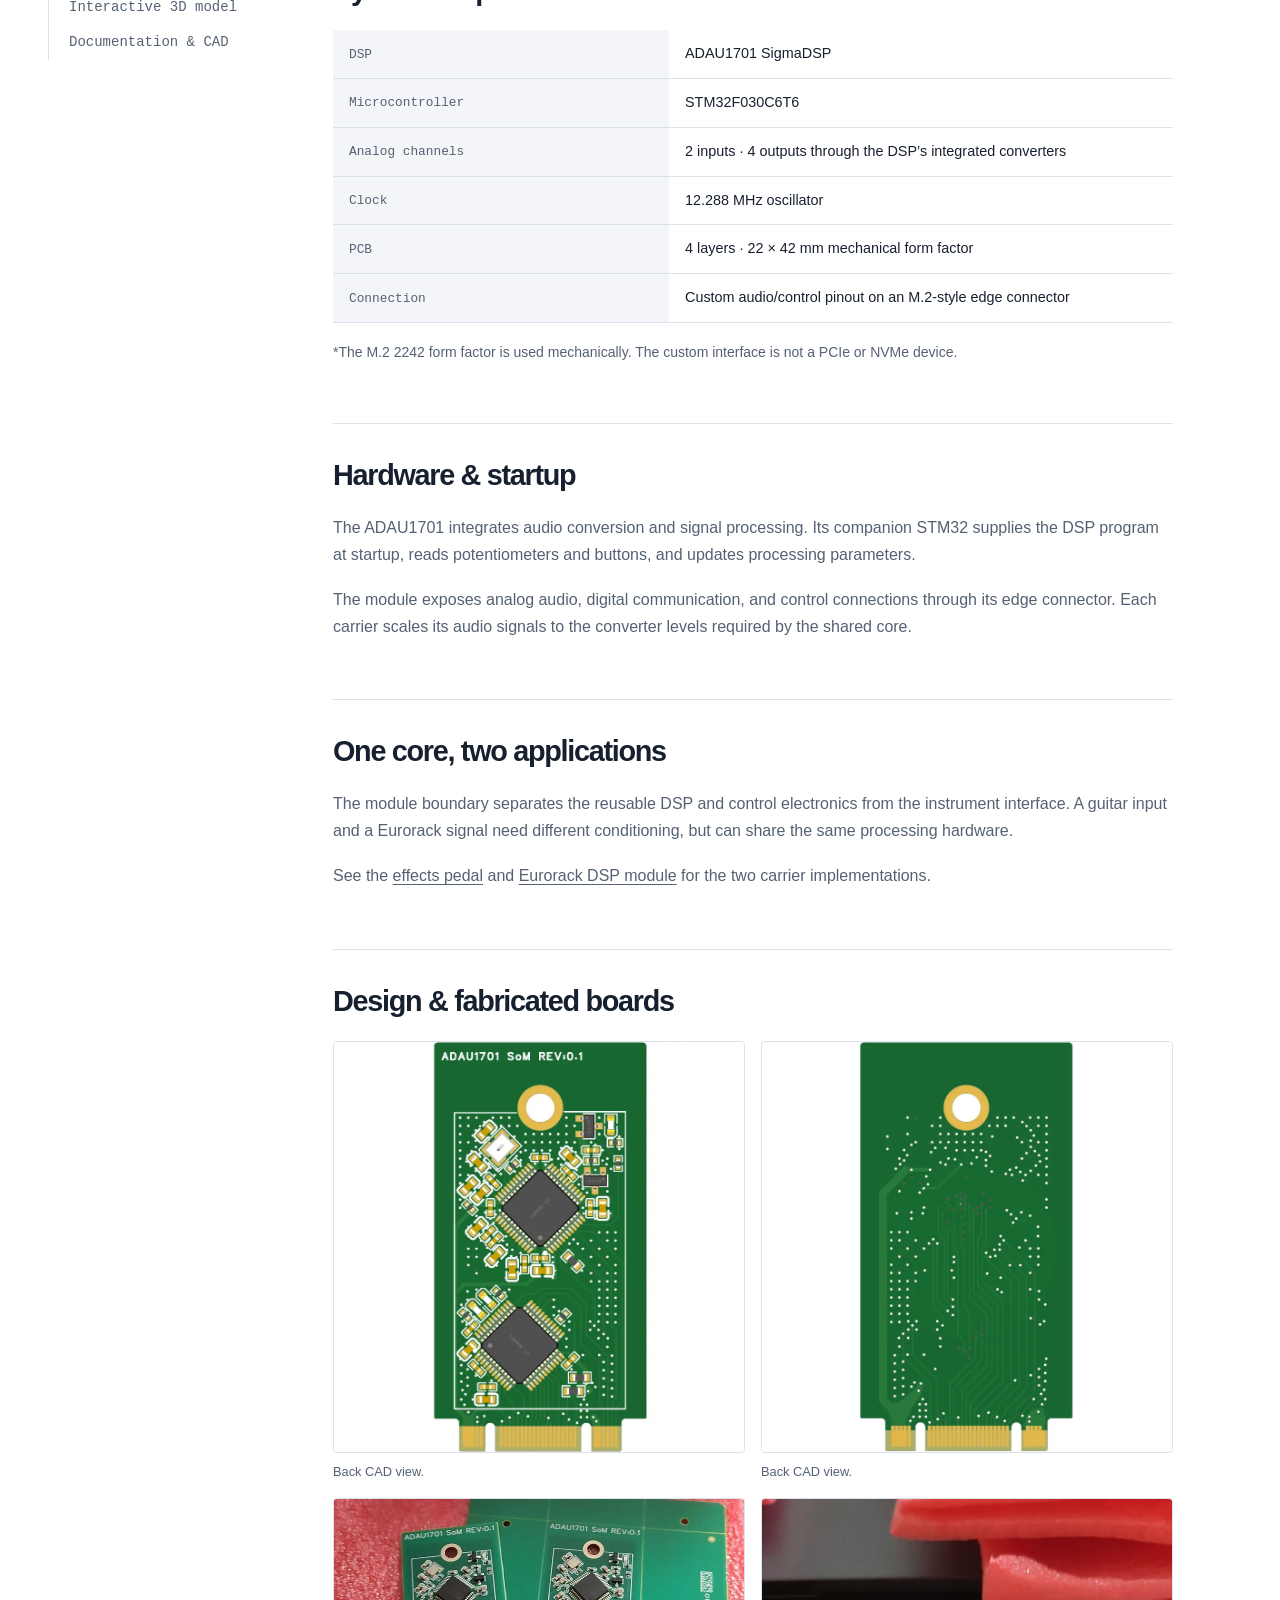
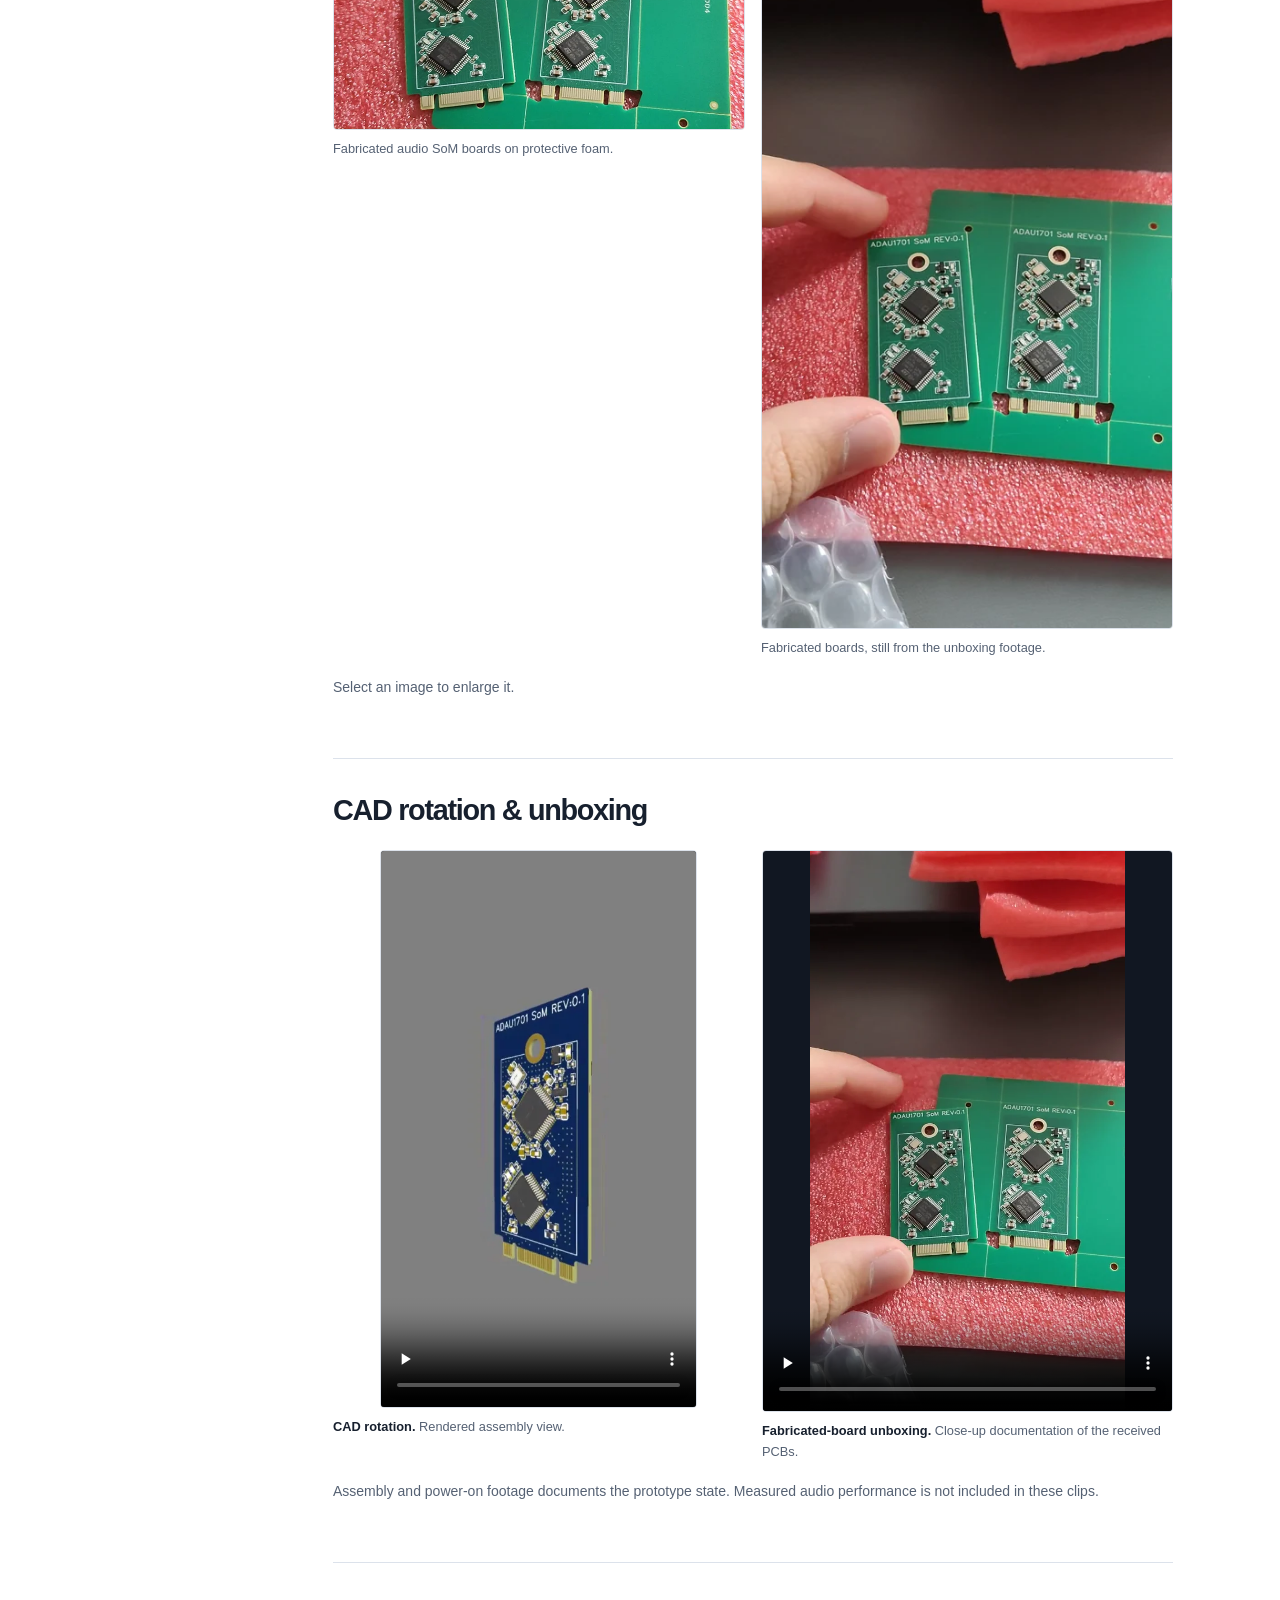
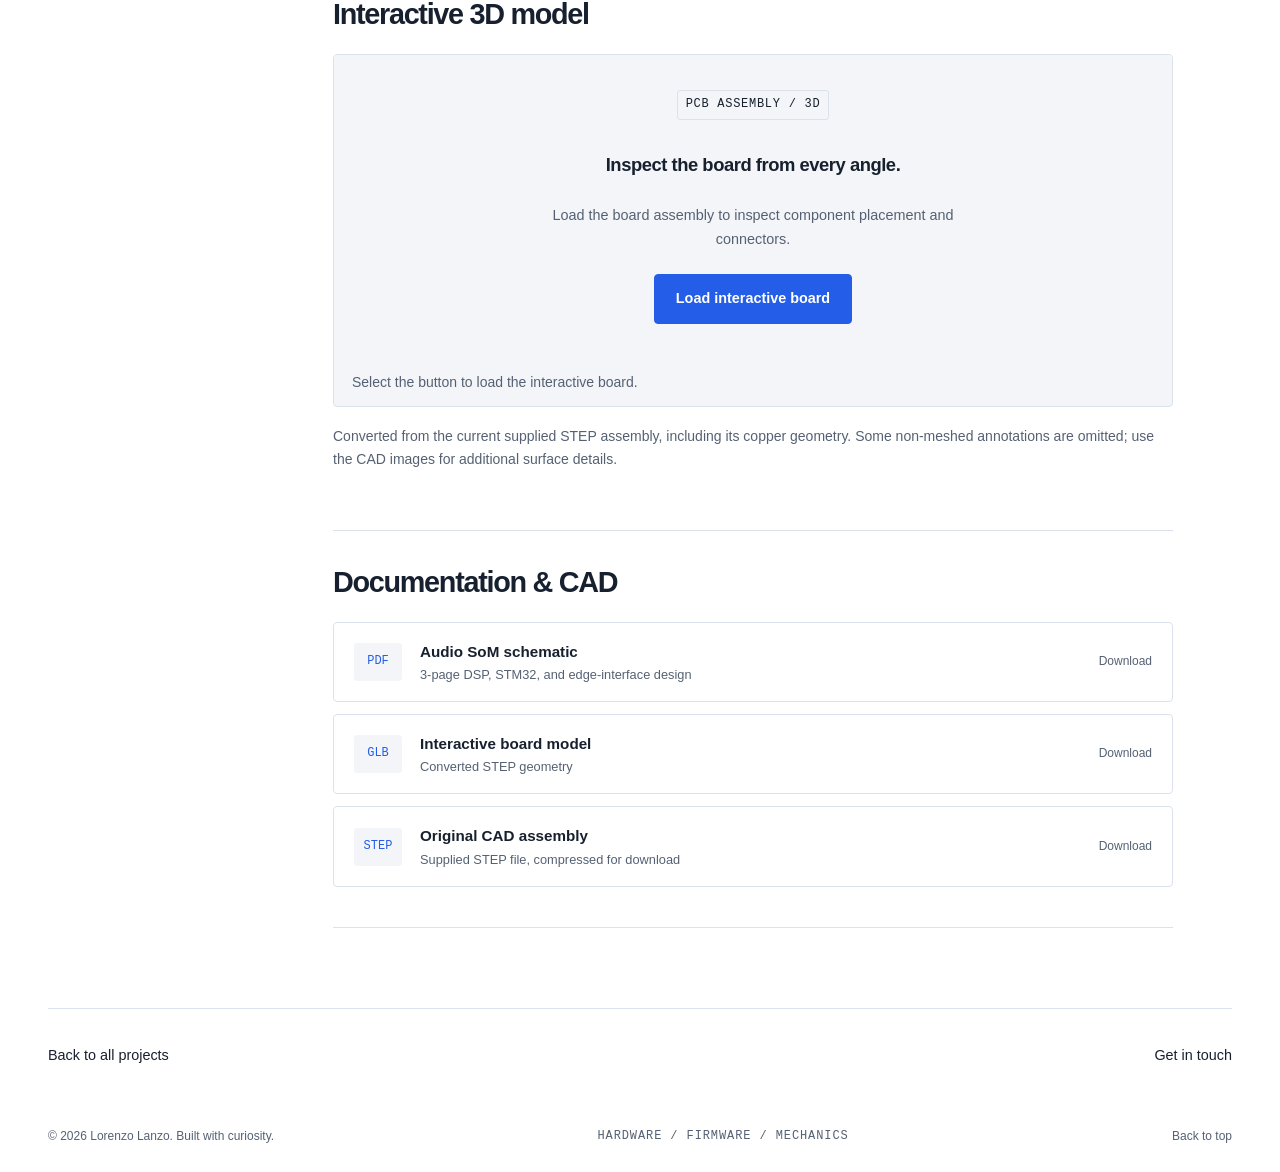
<file: projects/adau1701-som.html>
<!doctype html>
<html lang="en">
<head>
  <meta charset="utf-8">
  <meta name="viewport" content="width=device-width, initial-scale=1">
  <!-- EDIT PAGE TITLE, DESCRIPTION, AND SHARING TEXT HERE -->
  <title>ADAU1701 audio SoM — Lorenzo Lanzo</title>
  <meta name="description" content="A reusable audio-processing core that puts a SigmaDSP and its companion STM32 on a compact plug-in module.">
  <meta property="og:type" content="article">
  <meta property="og:title" content="ADAU1701 audio SoM — Lorenzo Lanzo">
  <meta property="og:description" content="A reusable audio-processing core that puts a SigmaDSP and its companion STM32 on a compact plug-in module.">
  <!-- Add absolute canonical and og:image URLs after choosing a domain; see README. -->
  <link rel="icon" type="image/svg+xml" href="../assets/icons/favicon.svg">
  <link rel="stylesheet" href="../assets/css/styles.css?v=fbdc53042aa0">
  <script src="../assets/js/theme.js"></script>
  <script src="../assets/js/main.js" defer></script>
  <script src="../assets/js/project.js" defer></script>
</head>
<body>
  <a class="skip-link" href="#main">Skip to content</a>
  <header class="site-header">
    <div class="container header-inner">
      <!-- EDIT YOUR NAME HERE; repeat this change on the other pages. -->
      <a class="brand" href="../index.html" aria-label="Lorenzo Lanzo, home"><span class="brand-mark" aria-hidden="true">L<span>_</span></span><span>Lorenzo Lanzo<span class="brand-subtitle">Hardware & embedded systems</span></span></a>
      <button class="menu-toggle" type="button" aria-expanded="false" aria-controls="site-nav" hidden>Menu <span aria-hidden="true">☰</span></button>
      <nav id="site-nav" class="site-nav" aria-label="Main navigation"><a href="../index.html">Home</a><a href="../projects.html" aria-current="page">Projects</a><a href="../about.html">About</a><a href="../index.html#contact">Contact</a></nav>
      <button class="theme-toggle" type="button" aria-label="Switch color theme" hidden><svg viewBox="0 0 24 24" aria-hidden="true"><path d="M12 3v2m0 14v2M3 12h2m14 0h2M5.6 5.6 7 7m10 10 1.4 1.4M5.6 18.4 7 17M17 7l1.4-1.4"/><circle cx="12" cy="12" r="4"/></svg></button>
    </div>
  </header>
  <main id="main">
    <section class="page-intro container">
      <nav class="breadcrumbs" aria-label="Breadcrumb"><a href="../index.html">Home</a><span aria-hidden="true">/</span><a href="../projects.html">Projects</a><span aria-hidden="true">/</span><span>ADAU1701 audio SoM</span></nav>
      <p class="eyebrow"><span class="short-rule"></span> AUDIO DSP / EMBEDDED</p>
      <h1>ADAU1701 audio SoM</h1><p class="lead">A reusable audio-processing core that puts a SigmaDSP and its companion STM32 on a compact plug-in module.</p>
      <div class="project-hero-meta"><span>2025</span><span>Audio DSP</span><span class="project-label">FABRICATED PROTOTYPE</span></div>
      <ul class="tags project-technologies" aria-label="Technologies"><li>ADAU1701</li><li>STM32F030</li><li>SigmaStudio</li><li>EasyEDA</li></ul>
    </section>
    <div class="container"><figure class="project-cover engineering-cover"><img src="../assets/images/projects/ADAU1701 audio SoM best photo.jpg" width="1920" height="1080" alt="Fabricated ADAU1701 audio SoM boards on pink protective foam" data-media-label="PCB PHOTO" fetchpriority="high"><figcaption class="cover-caption">Fabricated audio SoM boards on protective foam.</figcaption></figure></div>
    <div class="container case-layout">
      <nav class="toc" aria-label="On this page"><span class="small-label">IN THIS CASE STUDY</span><ul><li><a href="#overview">Project overview</a></li><li><a href="#system">System & specifications</a></li><li><a href="#hardware">Hardware & startup</a></li><li><a href="#decisions">One core, two applications</a></li><li><a href="#gallery">Design & fabricated boards</a></li><li><a href="#video">CAD rotation & unboxing</a></li><li><a href="#model">Interactive 3D model</a></li><li><a href="#downloads">Documentation & CAD</a></li></ul></nav>
      <div class="case-content">
        <!-- EDIT PROJECT OVERVIEW HERE -->
        <section id="overview" class="case-section"><h2>Project overview</h2><p>I designed this System-on-Module to reuse the most complex part of an audio processor across several host boards. The same DSP core supports both my Eurorack module and effects-pedal platform.</p><p>The host board handles application-specific power, connectors, and analog level adaptation. Keeping the processing core common reduces repeated design work and makes small production batches more practical.</p></section>
        <!-- EDIT SYSTEM & SPECIFICATIONS HERE -->
        <section id="system" class="case-section"><h2>System & specifications</h2><table class="spec-table"><caption class="sr-only">Hardware and system summary</caption><tbody><tr><th scope="row">DSP</th><td>ADAU1701 SigmaDSP</td></tr><tr><th scope="row">Microcontroller</th><td>STM32F030C6T6</td></tr><tr><th scope="row">Analog channels</th><td>2 inputs · 4 outputs through the DSP’s integrated converters</td></tr><tr><th scope="row">Clock</th><td>12.288 MHz oscillator</td></tr><tr><th scope="row">PCB</th><td>4 layers · 22 × 42 mm mechanical form factor</td></tr><tr><th scope="row">Connection</th><td>Custom audio/control pinout on an M.2-style edge connector</td></tr></tbody></table><p class="media-note">*The M.2 2242 form factor is used mechanically. The custom interface is not a PCIe or NVMe device.</p></section>
        <!-- EDIT HARDWARE & STARTUP HERE -->
        <section id="hardware" class="case-section"><h2>Hardware & startup</h2><p>The ADAU1701 integrates audio conversion and signal processing. Its companion STM32 supplies the DSP program at startup, reads potentiometers and buttons, and updates processing parameters.</p><p>The module exposes analog audio, digital communication, and control connections through its edge connector. Each carrier scales its audio signals to the converter levels required by the shared core.</p></section>
        <!-- EDIT ONE CORE, TWO APPLICATIONS HERE -->
        <section id="decisions" class="case-section"><h2>One core, two applications</h2><p>The module boundary separates the reusable DSP and control electronics from the instrument interface. A guitar input and a Eurorack signal need different conditioning, but can share the same processing hardware.</p><p>See the <a class="text-link" href="effects-pedal.html">effects pedal</a> and <a class="text-link" href="eurorack-dsp-module.html">Eurorack DSP module</a> for the two carrier implementations.</p></section>
        <!-- EDIT DESIGN & FABRICATED BOARDS HERE -->
        <section id="gallery" class="case-section"><h2>Design & fabricated boards</h2><div class="gallery engineering-gallery"><figure><a href="../assets/images/projects/Render TOP.webp" data-lightbox data-caption="Front CAD view."><img src="../assets/images/projects/Render TOP.webp" width="454" height="800" alt="Front CAD view of the ADAU1701 SoM" loading="lazy"></a><figcaption>Back CAD view.</figcaption></figure><figure><a href="../assets/images/projects/Render BOT.webp" data-lightbox data-caption="Back CAD view."><img src="../assets/images/projects/Render BOT.webp" width="454" height="800" alt="Back CAD view of the ADAU1701 SoM" loading="lazy"></a><figcaption>Back CAD view.</figcaption></figure><figure><a href="../assets/images/projects/ADAU1701 audio SoM best photo.jpg" data-lightbox data-caption="Fabricated audio SoM boards on protective foam."><img src="../assets/images/projects/som-assembled-thumb.webp" width="800" height="450" alt="Fabricated ADAU1701 audio SoM boards on pink protective foam" loading="lazy"></a><figcaption>Fabricated audio SoM boards on protective foam.</figcaption></figure><figure><a href="../assets/images/projects/som-prototype.webp" data-lightbox data-caption="Fabricated boards, still from the unboxing footage."><img src="../assets/images/projects/som-prototype-thumb.webp" width="450" height="800" alt="Fabricated audio SoM held during unboxing" loading="lazy"></a><figcaption>Fabricated boards, still from the unboxing footage.</figcaption></figure></div><p class="media-note">Select an image to enlarge it.</p></section>
        <!-- EDIT CAD ROTATION & UNBOXING HERE -->
        <section id="video" class="case-section"><h2>CAD rotation & unboxing</h2><div class="project-video-grid"><figure class="portrait-clip som-render-clip"><div class="media-frame"><video controls playsinline preload="none" width="612" height="1080" poster="../assets/images/projects/som-render-poster.webp" aria-label="CAD rotation"><source src="../assets/videos/som-render.mp4" type="video/mp4"><a href="../assets/videos/som-render.mp4">Download CAD rotation</a></video></div><figcaption><strong>CAD rotation.</strong> Rendered assembly view.</figcaption></figure><figure class="portrait-clip"><div class="media-frame"><video controls playsinline preload="none" poster="../assets/images/projects/som-unboxing-poster.webp" aria-label="Fabricated-board unboxing"><source src="../assets/videos/som-unboxing.mp4" type="video/mp4"><a href="../assets/videos/som-unboxing.mp4">Download Fabricated-board unboxing</a></video></div><figcaption><strong>Fabricated-board unboxing.</strong> Close-up documentation of the received PCBs.</figcaption></figure></div><p class="media-note">Assembly and power-on footage documents the prototype state. Measured audio performance is not included in these clips.</p></section>
        <!-- EDIT INTERACTIVE 3D MODEL HERE -->
        <section id="model" class="case-section"><h2>Interactive 3D model</h2><div class="media-frame model-stage"><div class="media-placeholder"><span class="project-label">PCB ASSEMBLY / 3D</span><h3>Inspect the board from every angle.</h3><p>Load the board assembly to inspect component placement and connectors.</p><button class="button button-primary" type="button" data-load-model>Load interactive board</button><noscript><p>JavaScript is required for the viewer. The CAD downloads remain available below.</p></noscript></div><model-viewer data-src="../assets/models/adau1701-som.glb?v=80819b0b4c3c" alt="ADAU1701 SoM PCB assembly converted from the current supplied STEP file" camera-controls touch-action="pan-y" loading="lazy" shadow-intensity="1" interaction-prompt="none"></model-viewer><p class="model-message" data-model-status role="status">Select the button to load the interactive board.</p></div><p class="media-note">Converted from the current supplied STEP assembly, including its copper geometry. Some non-meshed annotations are omitted; use the CAD images for additional surface details.</p></section>
        <!-- EDIT DOCUMENTATION & CAD HERE -->
        <section id="downloads" class="case-section"><h2>Documentation & CAD</h2><div class="resource-list"><a class="resource-link" href="../assets/documents/adau1701-som-schematic.pdf" download><span class="resource-type">PDF</span><span><strong>Audio SoM schematic</strong><small>3-page DSP, STM32, and edge-interface design</small></span><span class="resource-action">Download</span></a><a class="resource-link" href="../assets/models/adau1701-som.glb?v=80819b0b4c3c" download><span class="resource-type">GLB</span><span><strong>Interactive board model</strong><small>Converted STEP geometry</small></span><span class="resource-action">Download</span></a><a class="resource-link" href="../assets/models/adau1701-som-step.zip?v=42958744d081" download><span class="resource-type">STEP</span><span><strong>Original CAD assembly</strong><small>Supplied STEP file, compressed for download</small></span><span class="resource-action">Download</span></a></div></section>
      </div>
    </div>
    <div class="container project-bottom"><a href="../projects.html">Back to all projects</a><a href="../index.html#contact">Get in touch</a></div>
  </main>
  <footer class="site-footer"><div class="container footer-inner"><span>© <span data-current-year>2026</span> Lorenzo Lanzo. Built with curiosity.</span><span class="small-label">HARDWARE / FIRMWARE / MECHANICS</span><a href="#main">Back to top</a></div></footer>
</body>
</html>
</file>
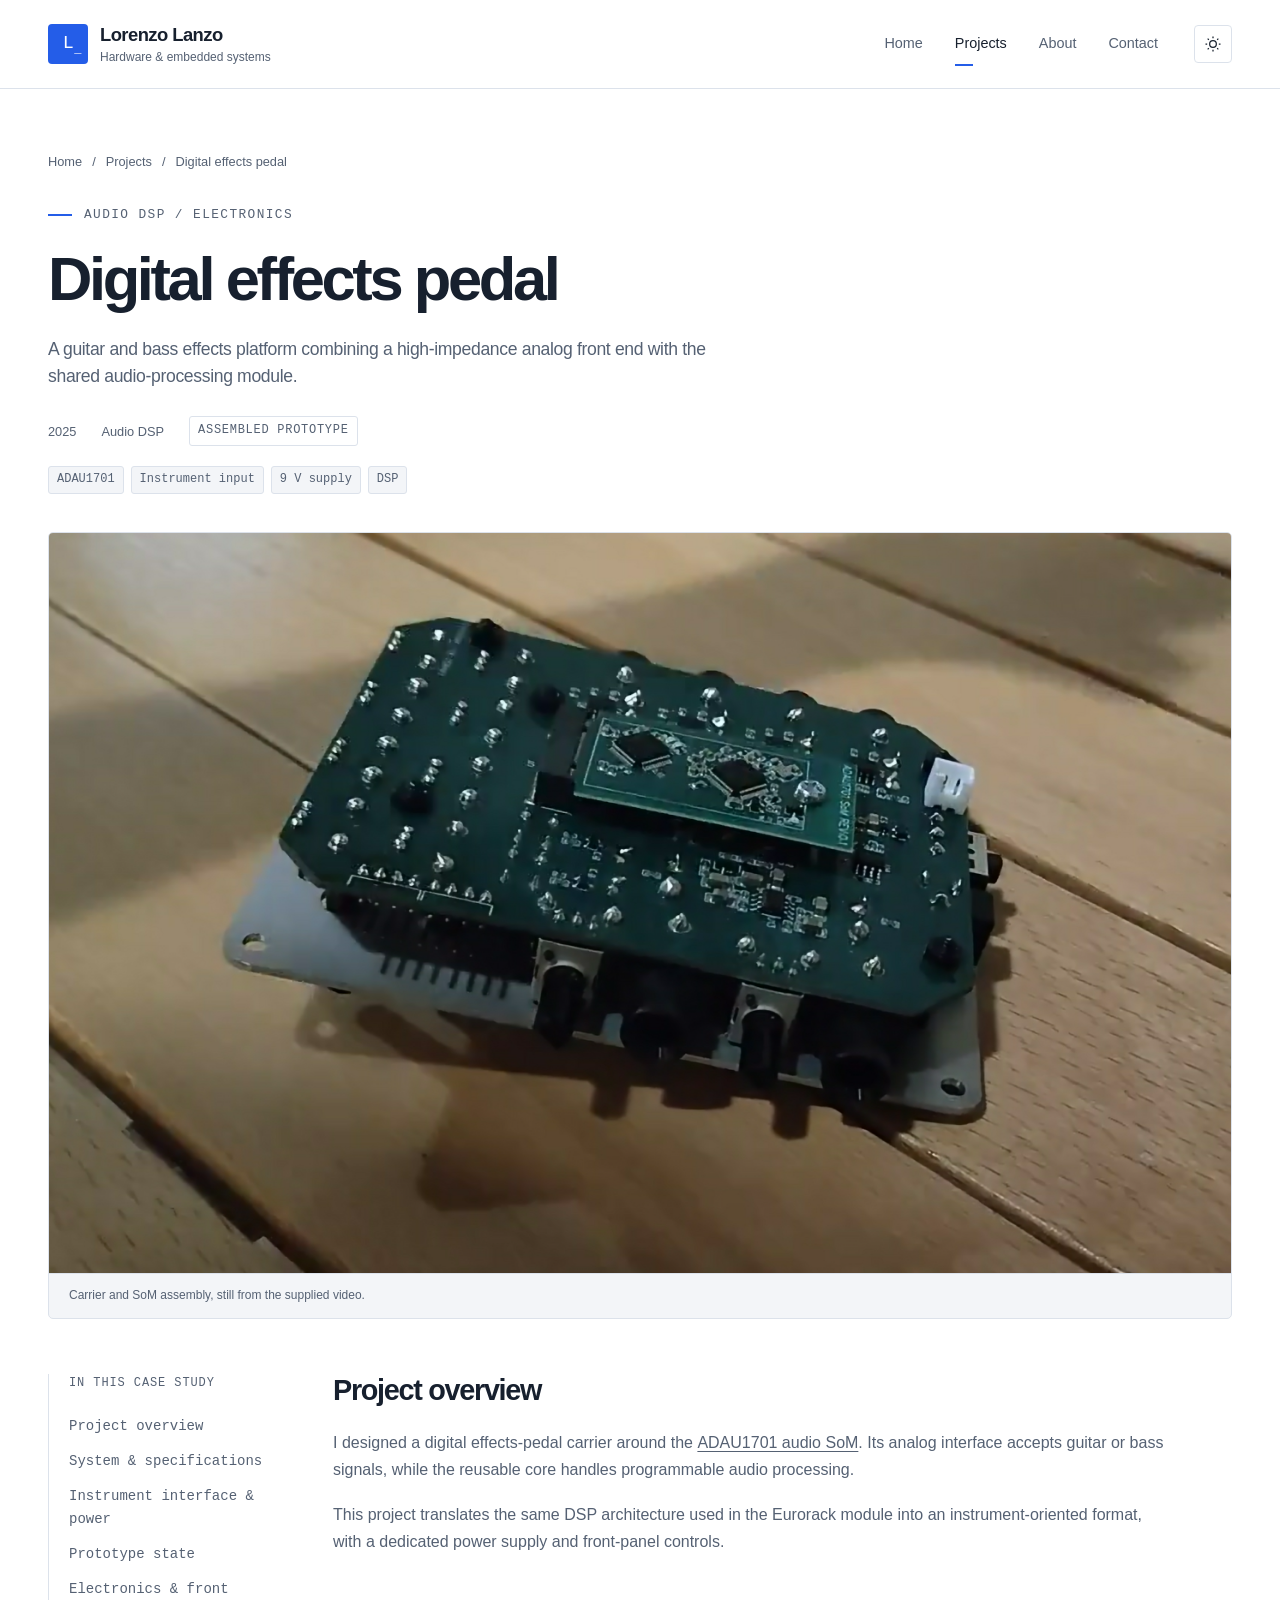
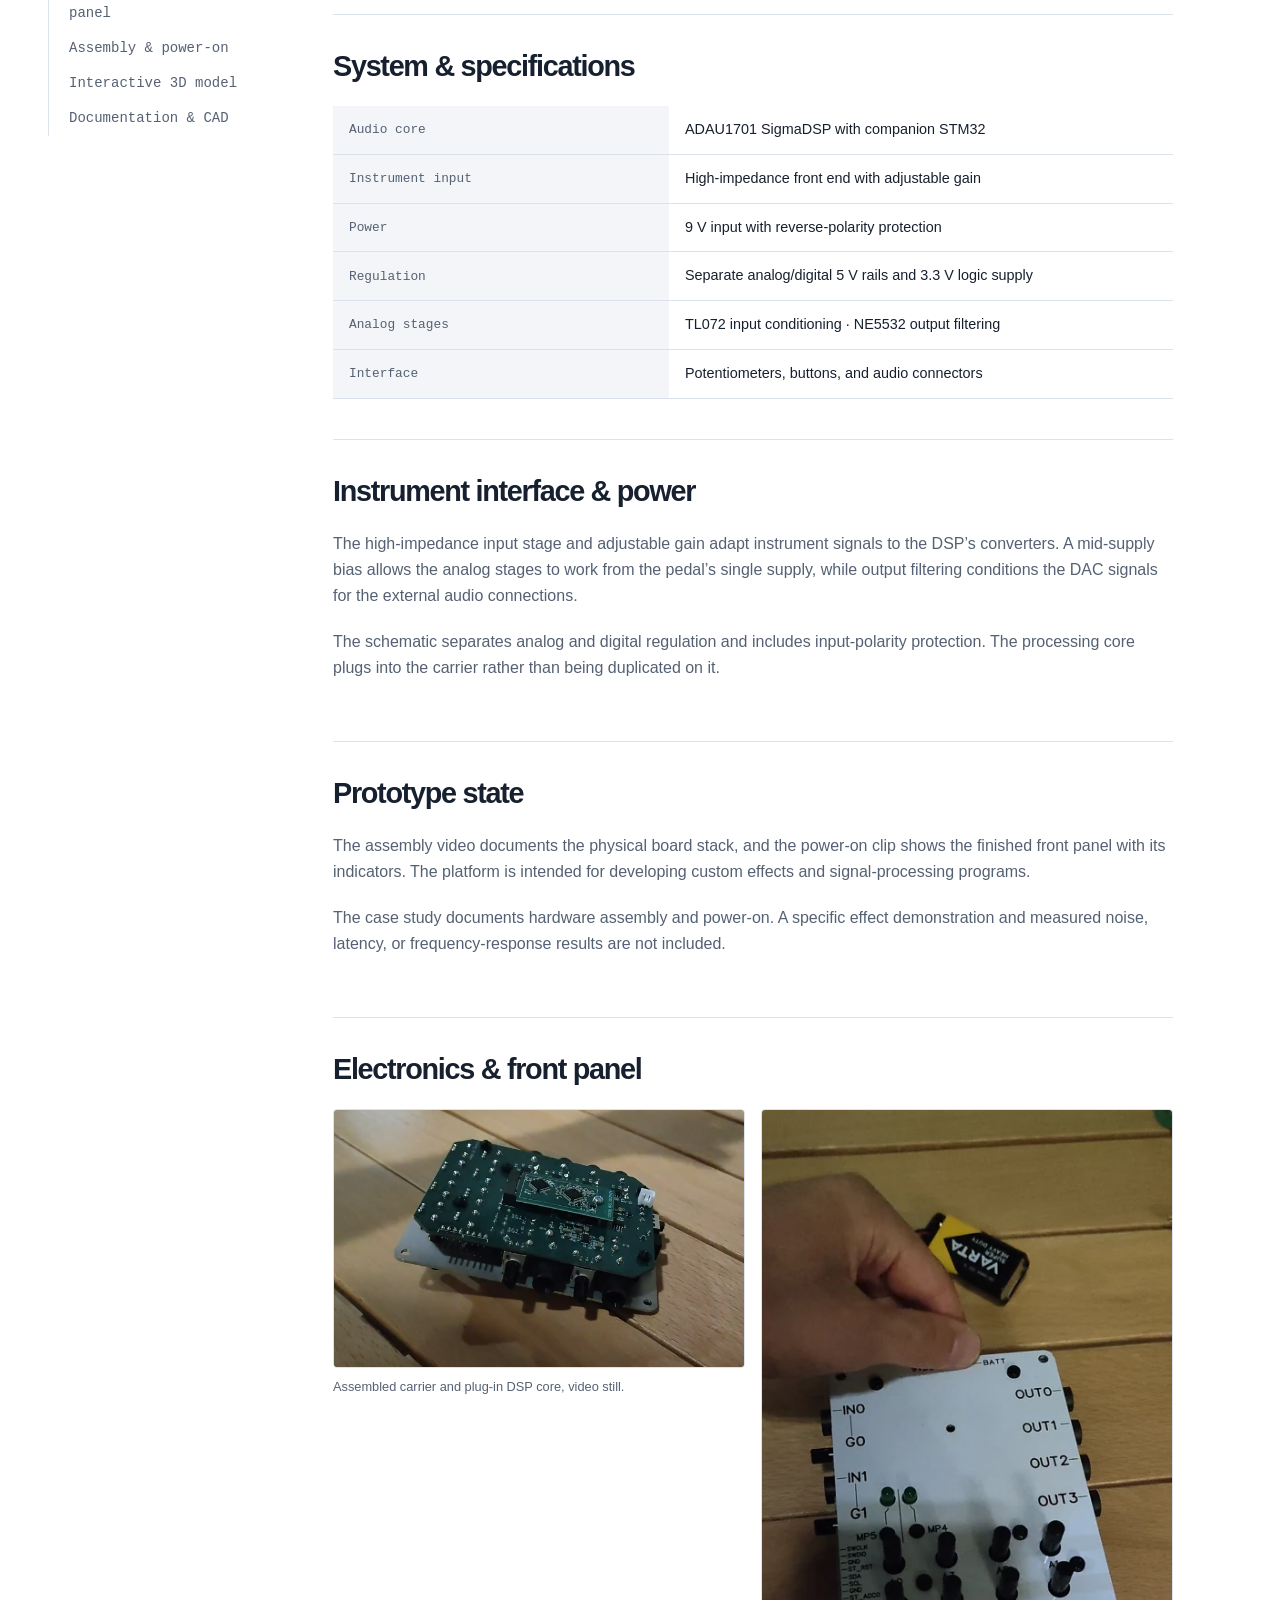
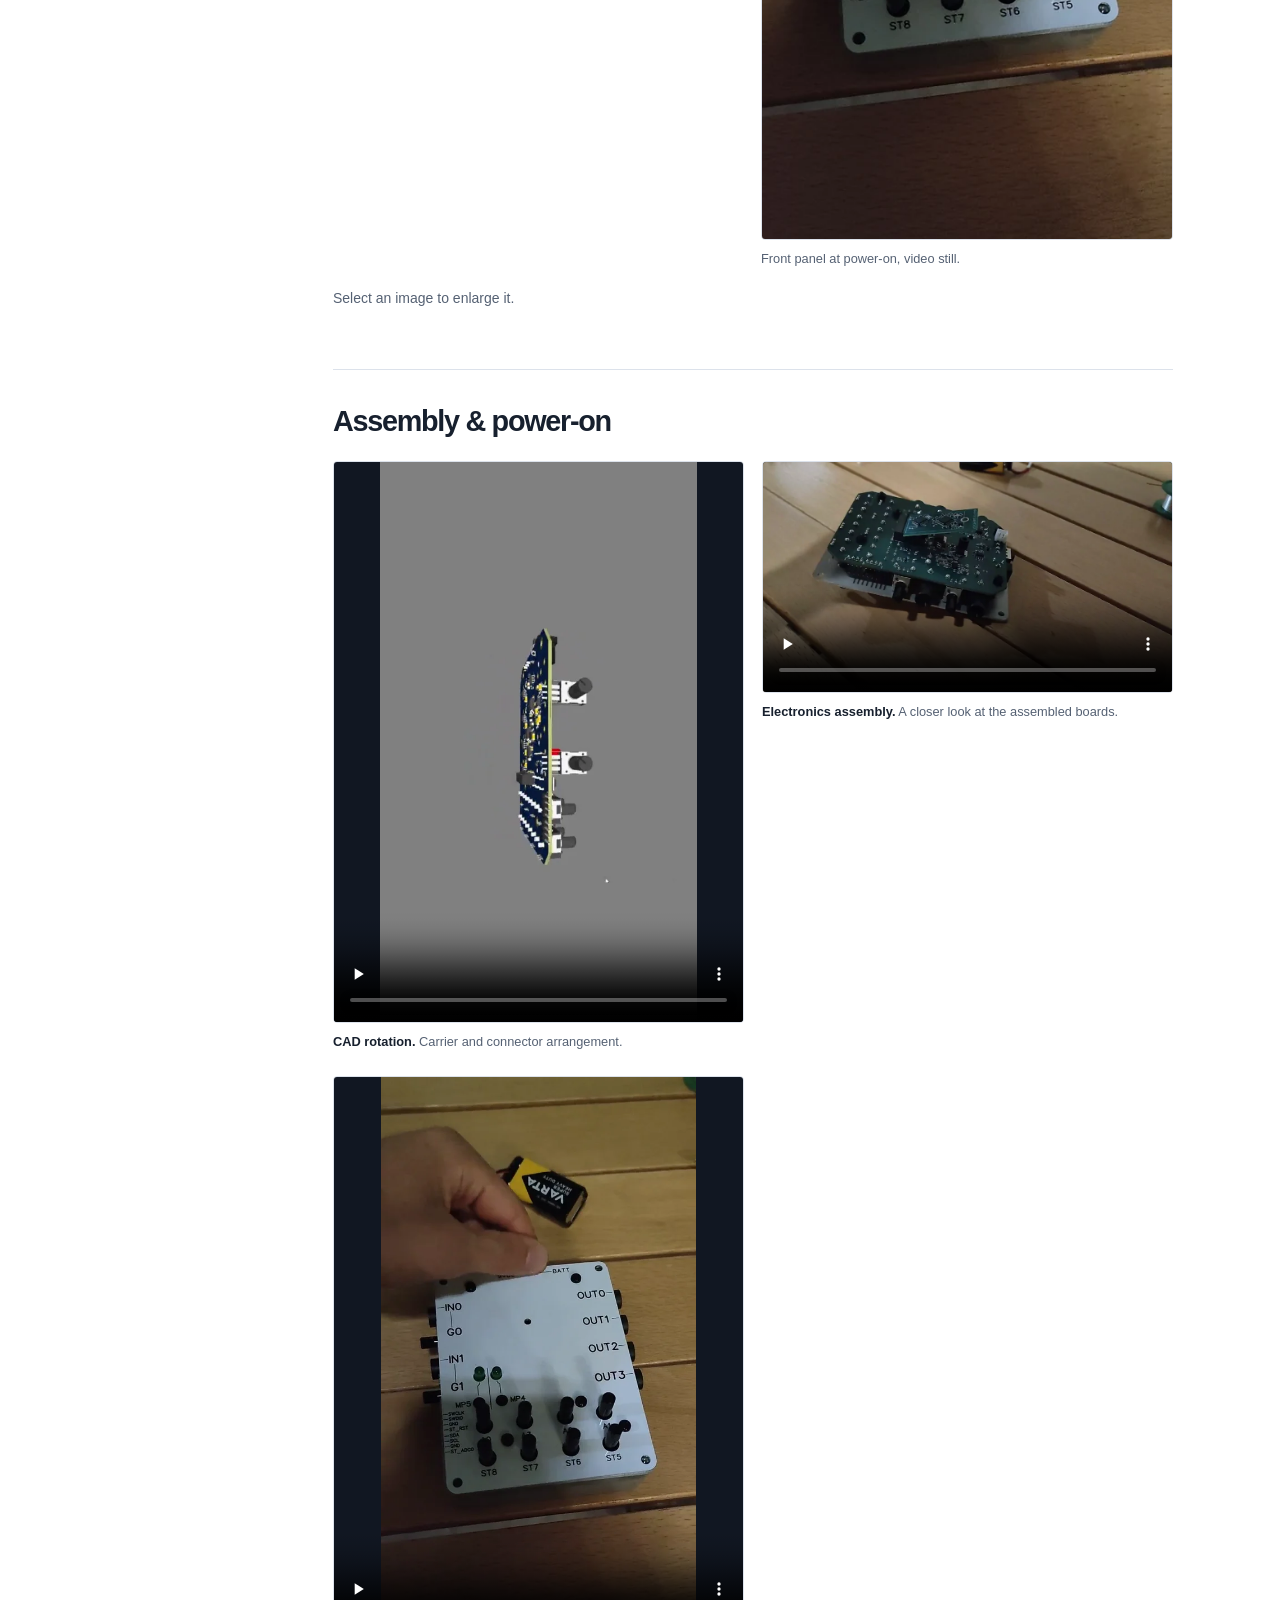
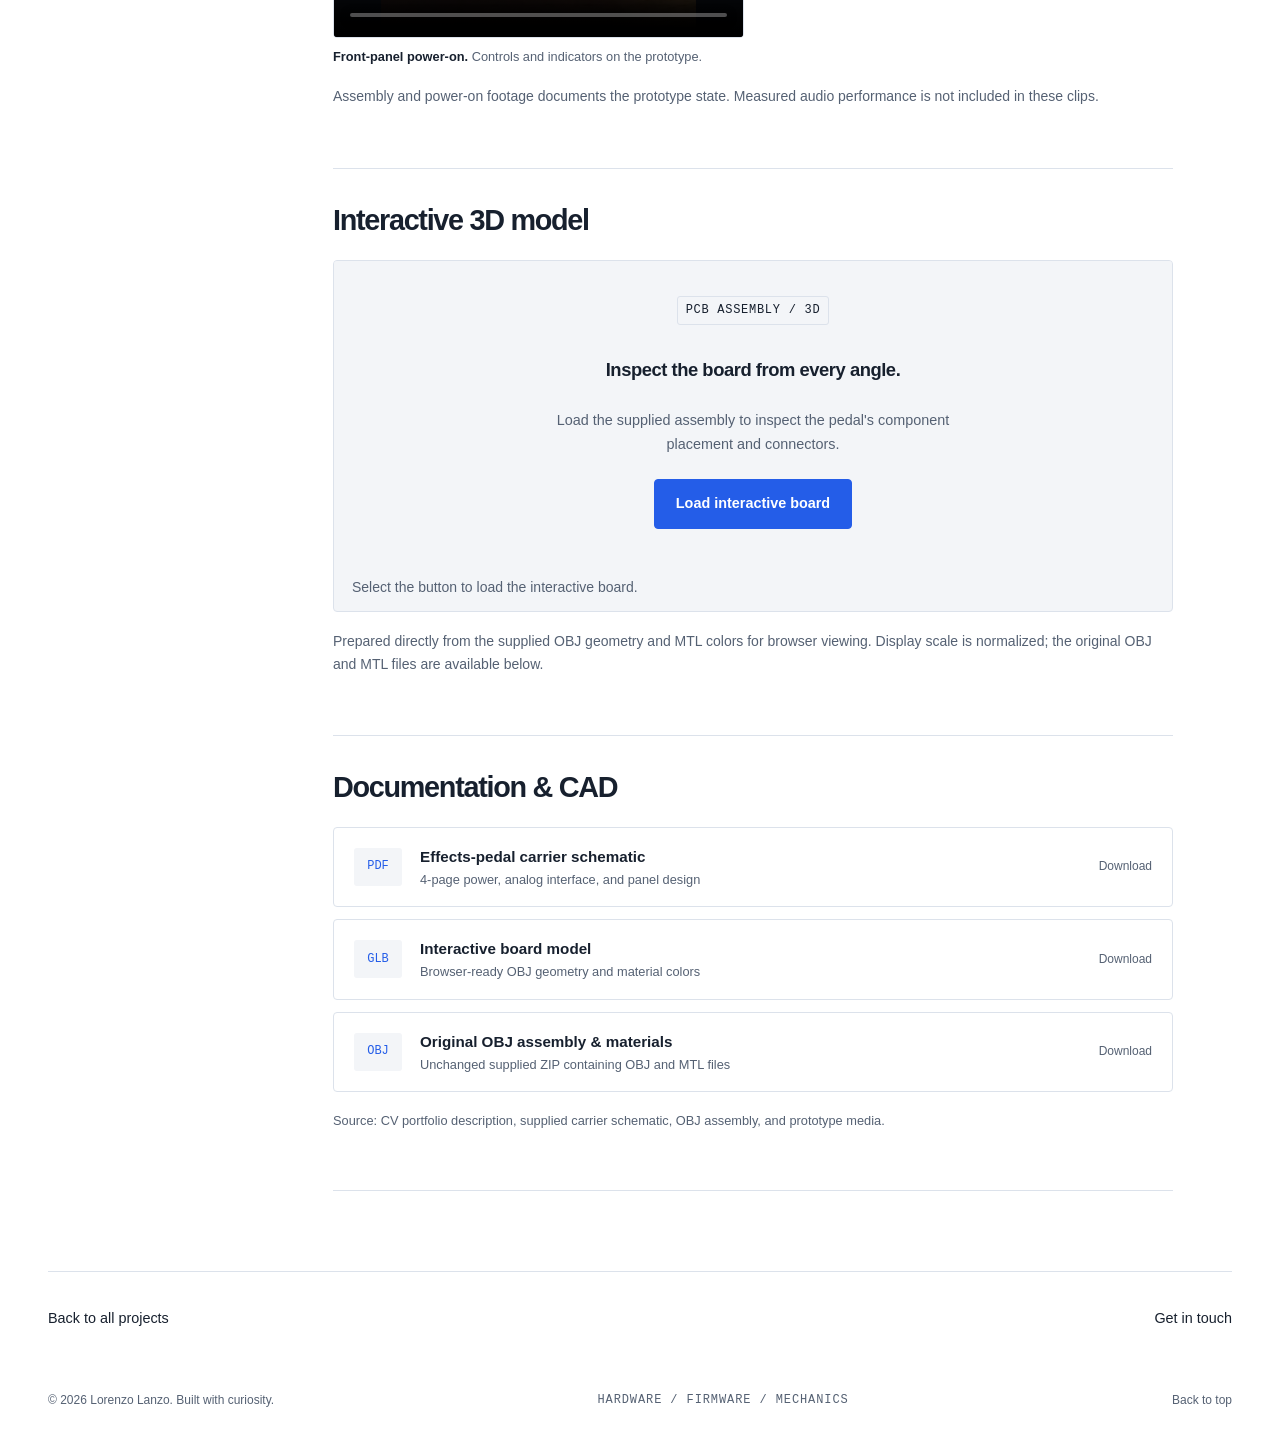
<file: projects/effects-pedal.html>
<!doctype html>
<html lang="en">
<head>
  <meta charset="utf-8">
  <meta name="viewport" content="width=device-width, initial-scale=1">
  <!-- EDIT PAGE TITLE, DESCRIPTION, AND SHARING TEXT HERE -->
  <title>Digital effects pedal — Lorenzo Lanzo</title>
  <meta name="description" content="A guitar and bass effects platform combining a high-impedance analog front end with the shared audio-processing module.">
  <meta property="og:type" content="article">
  <meta property="og:title" content="Digital effects pedal — Lorenzo Lanzo">
  <meta property="og:description" content="A guitar and bass effects platform combining a high-impedance analog front end with the shared audio-processing module.">
  <!-- Add absolute canonical and og:image URLs after choosing a domain; see README. -->
  <link rel="icon" type="image/svg+xml" href="../assets/icons/favicon.svg">
  <link rel="stylesheet" href="../assets/css/styles.css?v=fbdc53042aa0">
  <script src="../assets/js/theme.js"></script>
  <script src="../assets/js/main.js" defer></script>
  <script src="../assets/js/project.js" defer></script>
</head>
<body>
  <a class="skip-link" href="#main">Skip to content</a>
  <header class="site-header">
    <div class="container header-inner">
      <!-- EDIT YOUR NAME HERE; repeat this change on the other pages. -->
      <a class="brand" href="../index.html" aria-label="Lorenzo Lanzo, home"><span class="brand-mark" aria-hidden="true">L<span>_</span></span><span>Lorenzo Lanzo<span class="brand-subtitle">Hardware & embedded systems</span></span></a>
      <button class="menu-toggle" type="button" aria-expanded="false" aria-controls="site-nav" hidden>Menu <span aria-hidden="true">☰</span></button>
      <nav id="site-nav" class="site-nav" aria-label="Main navigation"><a href="../index.html">Home</a><a href="../projects.html" aria-current="page">Projects</a><a href="../about.html">About</a><a href="../index.html#contact">Contact</a></nav>
      <button class="theme-toggle" type="button" aria-label="Switch color theme" hidden><svg viewBox="0 0 24 24" aria-hidden="true"><path d="M12 3v2m0 14v2M3 12h2m14 0h2M5.6 5.6 7 7m10 10 1.4 1.4M5.6 18.4 7 17M17 7l1.4-1.4"/><circle cx="12" cy="12" r="4"/></svg></button>
    </div>
  </header>
  <main id="main">
    <section class="page-intro container">
      <nav class="breadcrumbs" aria-label="Breadcrumb"><a href="../index.html">Home</a><span aria-hidden="true">/</span><a href="../projects.html">Projects</a><span aria-hidden="true">/</span><span>Digital effects pedal</span></nav>
      <p class="eyebrow"><span class="short-rule"></span> AUDIO DSP / ELECTRONICS</p>
      <h1>Digital effects pedal</h1><p class="lead">A guitar and bass effects platform combining a high-impedance analog front end with the shared audio-processing module.</p>
      <div class="project-hero-meta"><span>2025</span><span>Audio DSP</span><span class="project-label">ASSEMBLED PROTOTYPE</span></div>
      <ul class="tags project-technologies" aria-label="Technologies"><li>ADAU1701</li><li>Instrument input</li><li>9 V supply</li><li>DSP</li></ul>
    </section>
    <div class="container"><figure class="project-cover engineering-cover"><img src="../assets/images/projects/Pedal Photo.png" width="1600" height="900" alt="Assembled effects-pedal electronics with a blue carrier board and plug-in SoM" data-media-label="VIDEO STILL" fetchpriority="high"><figcaption class="cover-caption">Carrier and SoM assembly, still from the supplied video.</figcaption></figure></div>
    <div class="container case-layout">
      <nav class="toc" aria-label="On this page"><span class="small-label">IN THIS CASE STUDY</span><ul><li><a href="#overview">Project overview</a></li><li><a href="#system">System & specifications</a></li><li><a href="#hardware">Instrument interface & power</a></li><li><a href="#testing">Prototype state</a></li><li><a href="#gallery">Electronics & front panel</a></li><li><a href="#video">Assembly & power-on</a></li><li><a href="#model">Interactive 3D model</a></li><li><a href="#downloads">Documentation & CAD</a></li></ul></nav>
      <div class="case-content">
        <!-- EDIT PROJECT OVERVIEW HERE -->
        <section id="overview" class="case-section"><h2>Project overview</h2><p>I designed a digital effects-pedal carrier around the <a class="text-link" href="adau1701-som.html">ADAU1701 audio SoM</a>. Its analog interface accepts guitar or bass signals, while the reusable core handles programmable audio processing.</p><p>This project translates the same DSP architecture used in the Eurorack module into an instrument-oriented format, with a dedicated power supply and front-panel controls.</p></section>
        <!-- EDIT SYSTEM & SPECIFICATIONS HERE -->
        <section id="system" class="case-section"><h2>System & specifications</h2><table class="spec-table"><caption class="sr-only">Hardware and system summary</caption><tbody><tr><th scope="row">Audio core</th><td>ADAU1701 SigmaDSP with companion STM32</td></tr><tr><th scope="row">Instrument input</th><td>High-impedance front end with adjustable gain</td></tr><tr><th scope="row">Power</th><td>9 V input with reverse-polarity protection</td></tr><tr><th scope="row">Regulation</th><td>Separate analog/digital 5 V rails and 3.3 V logic supply</td></tr><tr><th scope="row">Analog stages</th><td>TL072 input conditioning · NE5532 output filtering</td></tr><tr><th scope="row">Interface</th><td>Potentiometers, buttons, and audio connectors</td></tr></tbody></table></section>
        <!-- EDIT INSTRUMENT INTERFACE & POWER HERE -->
        <section id="hardware" class="case-section"><h2>Instrument interface & power</h2><p>The high-impedance input stage and adjustable gain adapt instrument signals to the DSP’s converters. A mid-supply bias allows the analog stages to work from the pedal’s single supply, while output filtering conditions the DAC signals for the external audio connections.</p><p>The schematic separates analog and digital regulation and includes input-polarity protection. The processing core plugs into the carrier rather than being duplicated on it.</p></section>
        <!-- EDIT PROTOTYPE STATE HERE -->
        <section id="testing" class="case-section"><h2>Prototype state</h2><p>The assembly video documents the physical board stack, and the power-on clip shows the finished front panel with its indicators. The platform is intended for developing custom effects and signal-processing programs.</p><p>The case study documents hardware assembly and power-on. A specific effect demonstration and measured noise, latency, or frequency-response results are not included.</p></section>
        <!-- EDIT ELECTRONICS & FRONT PANEL HERE -->
        <section id="gallery" class="case-section"><h2>Electronics & front panel</h2><div class="gallery engineering-gallery"><figure><a href="../assets/images/projects/Pedal Photo.png" data-lightbox data-caption="Assembled carrier and plug-in DSP core, video still."><img src="../assets/images/projects/Pedal Photo.png" width="800" height="450" alt="Effects-pedal PCB stack on the workbench" loading="lazy"></a><figcaption>Assembled carrier and plug-in DSP core, video still.</figcaption></figure><figure><a href="../assets/images/projects/pedal-panel.webp" data-lightbox data-caption="Front panel at power-on, video still."><img src="../assets/images/projects/pedal-panel-thumb.webp" width="450" height="800" alt="Powered effects-pedal front panel with knobs and indicators" loading="lazy"></a><figcaption>Front panel at power-on, video still.</figcaption></figure></div><p class="media-note">Select an image to enlarge it.</p></section>
        <!-- EDIT ASSEMBLY & POWER-ON HERE -->
        <section id="video" class="case-section"><h2>Assembly & power-on</h2><div class="project-video-grid"><figure class="portrait-clip"><div class="media-frame"><video controls playsinline preload="none" poster="../assets/images/projects/pedal-render-poster.webp" aria-label="CAD rotation"><source src="../assets/videos/pedal-render.mp4" type="video/mp4"><a href="../assets/videos/pedal-render.mp4">Download CAD rotation</a></video></div><figcaption><strong>CAD rotation.</strong> Carrier and connector arrangement.</figcaption></figure><figure><div class="media-frame"><video controls playsinline preload="none" poster="../assets/images/projects/pedal-assembly-poster.webp" aria-label="Electronics assembly"><source src="../assets/videos/pedal-assembly.mp4" type="video/mp4"><a href="../assets/videos/pedal-assembly.mp4">Download Electronics assembly</a></video></div><figcaption><strong>Electronics assembly.</strong> A closer look at the assembled boards.</figcaption></figure><figure class="portrait-clip"><div class="media-frame"><video controls playsinline preload="none" poster="../assets/images/projects/pedal-power-on-poster.webp" aria-label="Front-panel power-on"><source src="../assets/videos/pedal-power-on.mp4" type="video/mp4"><a href="../assets/videos/pedal-power-on.mp4">Download Front-panel power-on</a></video></div><figcaption><strong>Front-panel power-on.</strong> Controls and indicators on the prototype.</figcaption></figure></div><p class="media-note">Assembly and power-on footage documents the prototype state. Measured audio performance is not included in these clips.</p></section>
        <!-- EDIT INTERACTIVE 3D MODEL HERE -->
        <section id="model" class="case-section"><h2>Interactive 3D model</h2><div class="media-frame model-stage"><div class="media-placeholder"><span class="project-label">PCB ASSEMBLY / 3D</span><h3>Inspect the board from every angle.</h3><p>Load the supplied assembly to inspect the pedal's component placement and connectors.</p><button class="button button-primary" type="button" data-load-model>Load interactive board</button><noscript><p>JavaScript is required for the viewer. The CAD downloads remain available below.</p></noscript></div><model-viewer data-src="../assets/models/effects-pedal.glb" alt="Effects-pedal PCB assembly prepared from the supplied OBJ and MTL files" camera-controls camera-orbit="20deg 45deg auto" touch-action="pan-y" loading="lazy" shadow-intensity="1" interaction-prompt="none"></model-viewer><p class="model-message" data-model-status role="status">Select the button to load the interactive board.</p></div><p class="media-note">Prepared directly from the supplied OBJ geometry and MTL colors for browser viewing. Display scale is normalized; the original OBJ and MTL files are available below.</p></section>
        <!-- EDIT DOCUMENTATION & CAD HERE -->
        <section id="downloads" class="case-section"><h2>Documentation & CAD</h2><div class="resource-list"><a class="resource-link" href="../assets/documents/effects-pedal-schematic.pdf" download><span class="resource-type">PDF</span><span><strong>Effects-pedal carrier schematic</strong><small>4-page power, analog interface, and panel design</small></span><span class="resource-action">Download</span></a><a class="resource-link" href="../assets/models/effects-pedal.glb" download><span class="resource-type">GLB</span><span><strong>Interactive board model</strong><small>Browser-ready OBJ geometry and material colors</small></span><span class="resource-action">Download</span></a><a class="resource-link" href="../assets/models/effects-pedal-obj.zip" download><span class="resource-type">OBJ</span><span><strong>Original OBJ assembly & materials</strong><small>Unchanged supplied ZIP containing OBJ and MTL files</small></span><span class="resource-action">Download</span></a></div><p class="source-note">Source: CV portfolio description, supplied carrier schematic, OBJ assembly, and prototype media.</p></section>
      </div>
    </div>
    <div class="container project-bottom"><a href="../projects.html">Back to all projects</a><a href="../index.html#contact">Get in touch</a></div>
  </main>
  <footer class="site-footer"><div class="container footer-inner"><span>© <span data-current-year>2026</span> Lorenzo Lanzo. Built with curiosity.</span><span class="small-label">HARDWARE / FIRMWARE / MECHANICS</span><a href="#main">Back to top</a></div></footer>
</body>
</html>
</file>
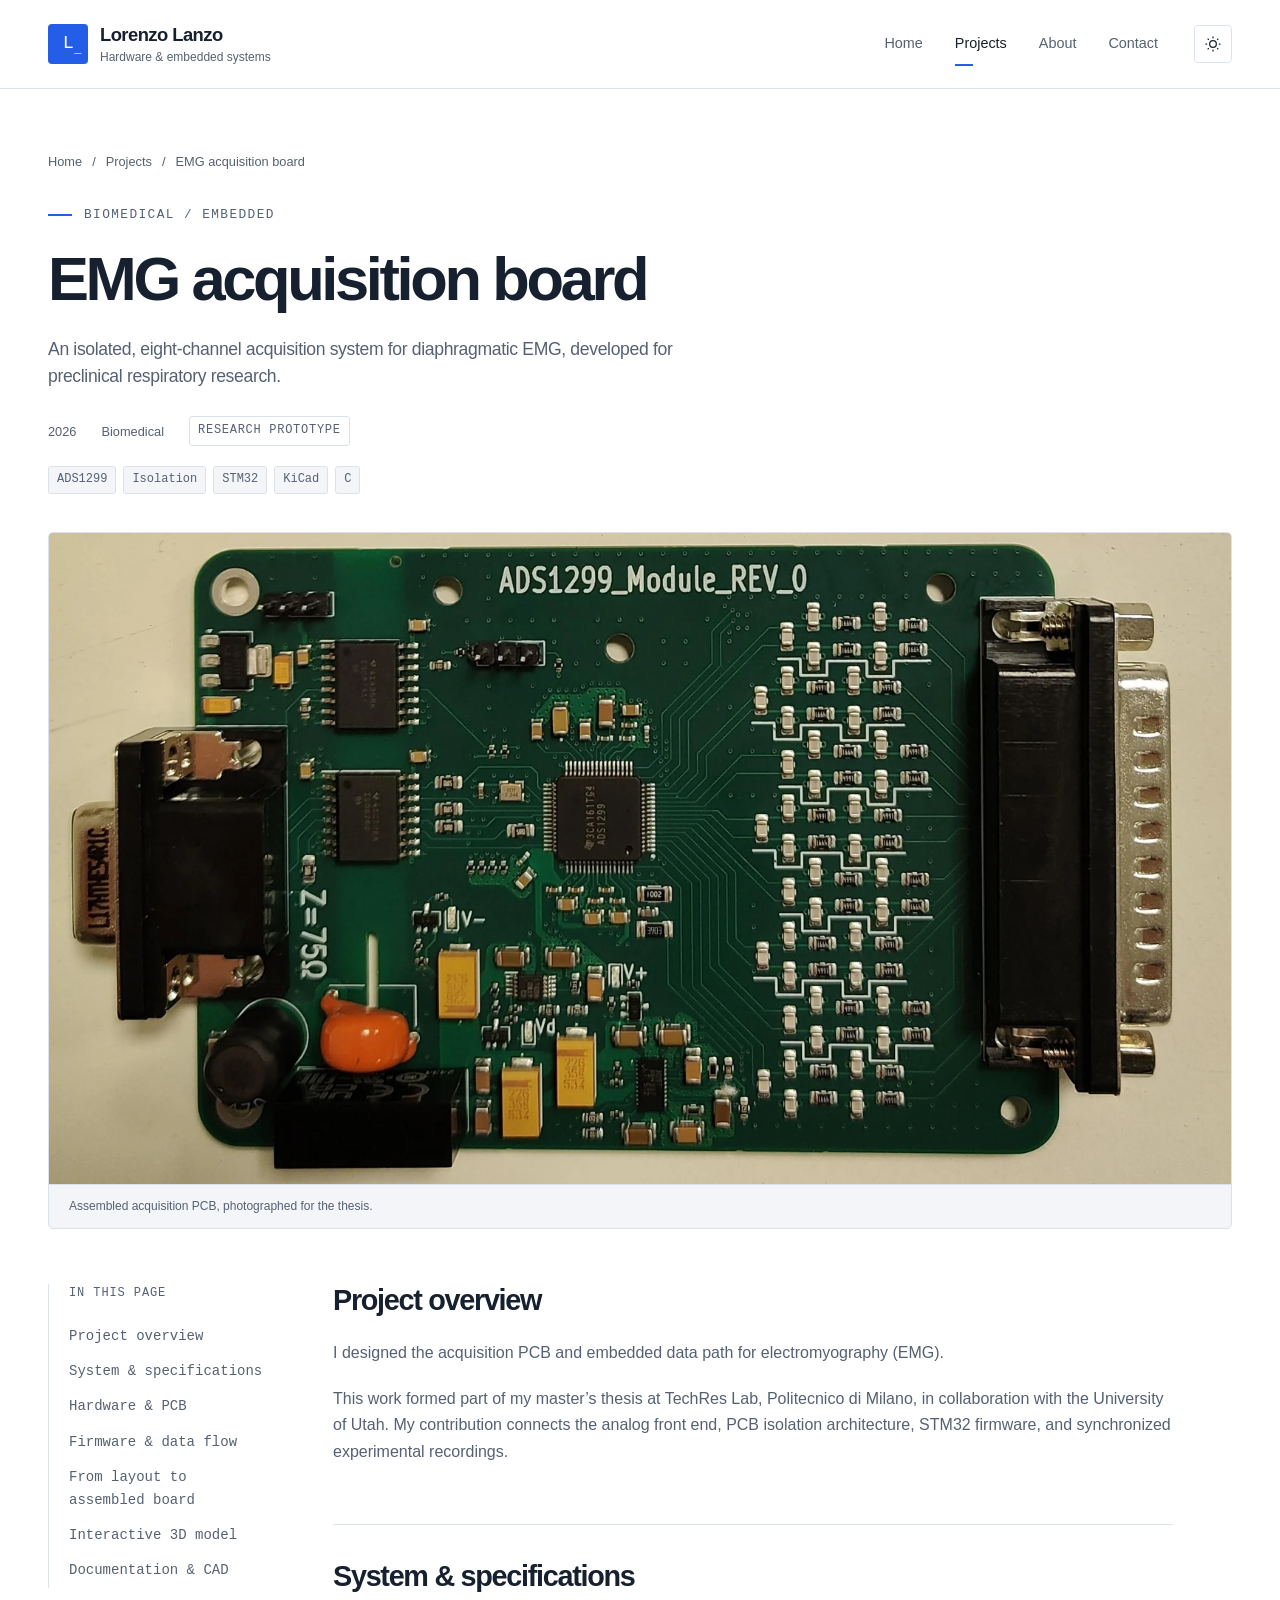
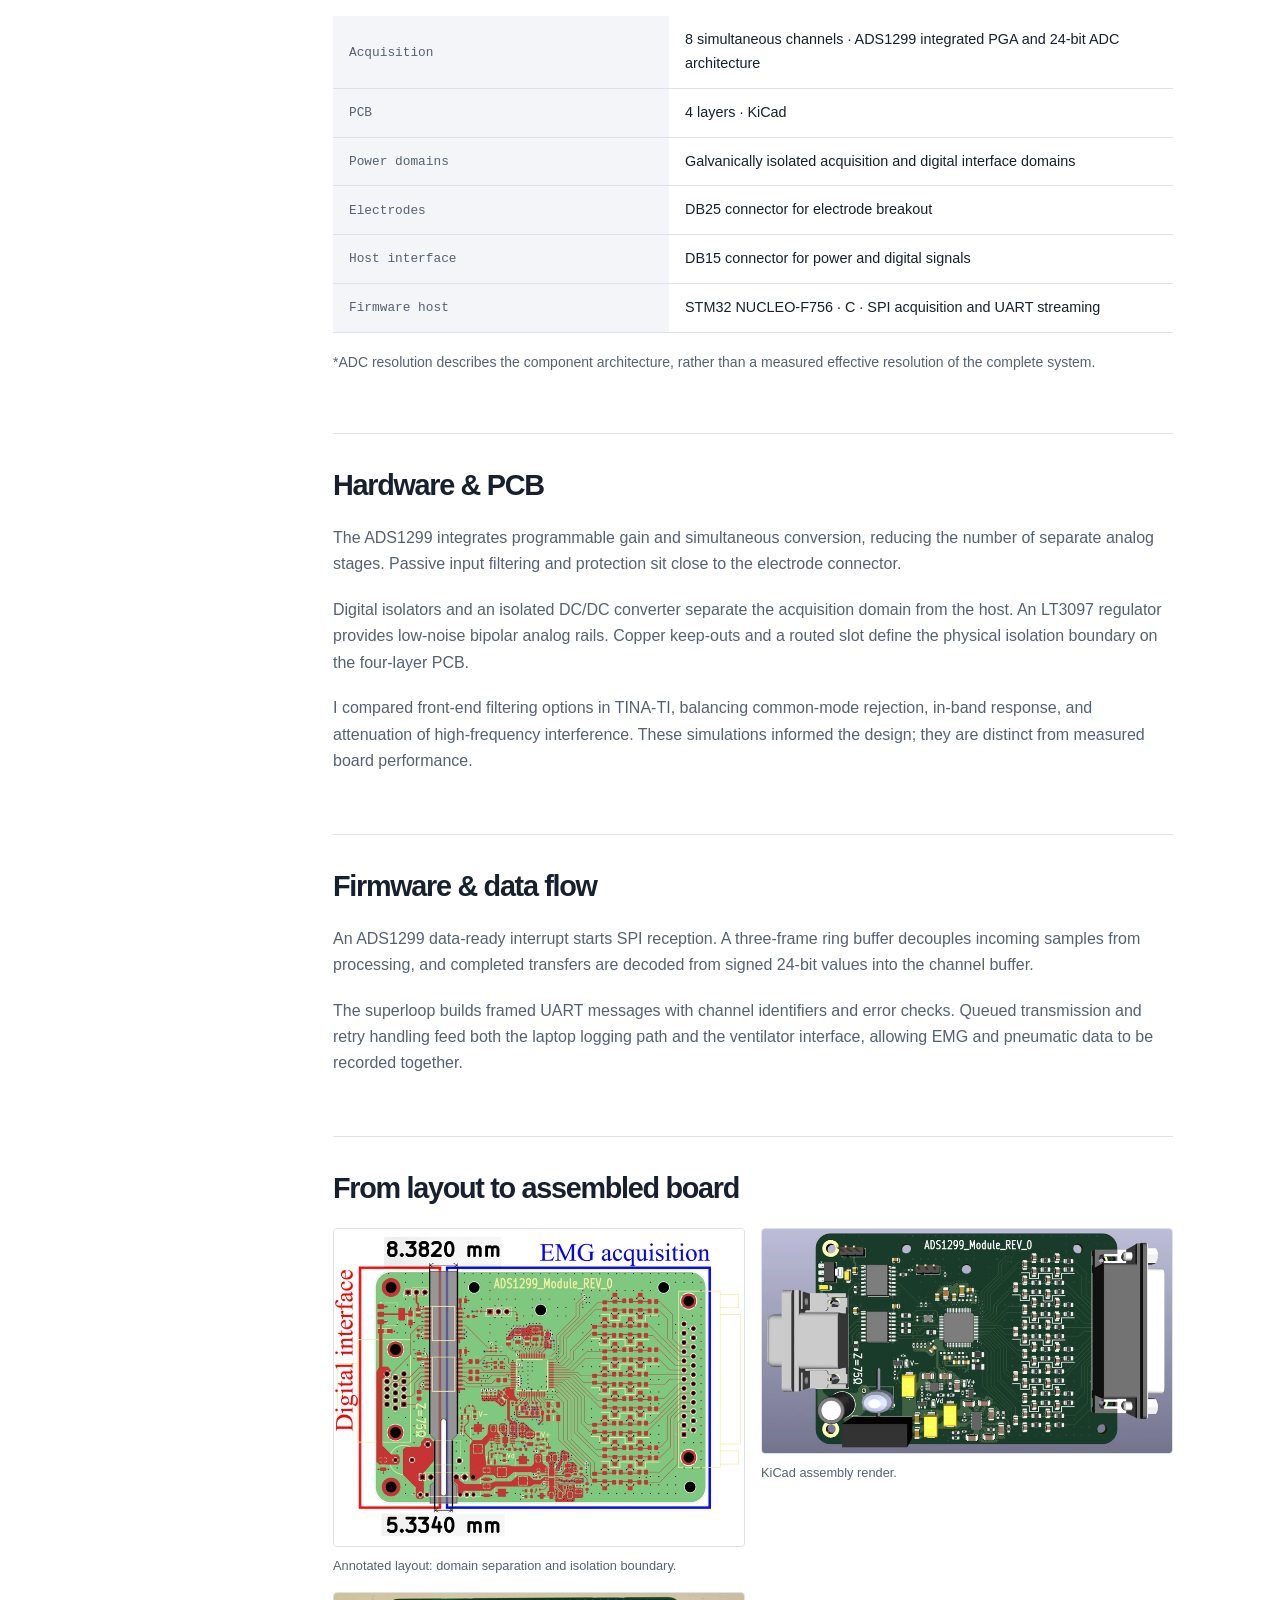
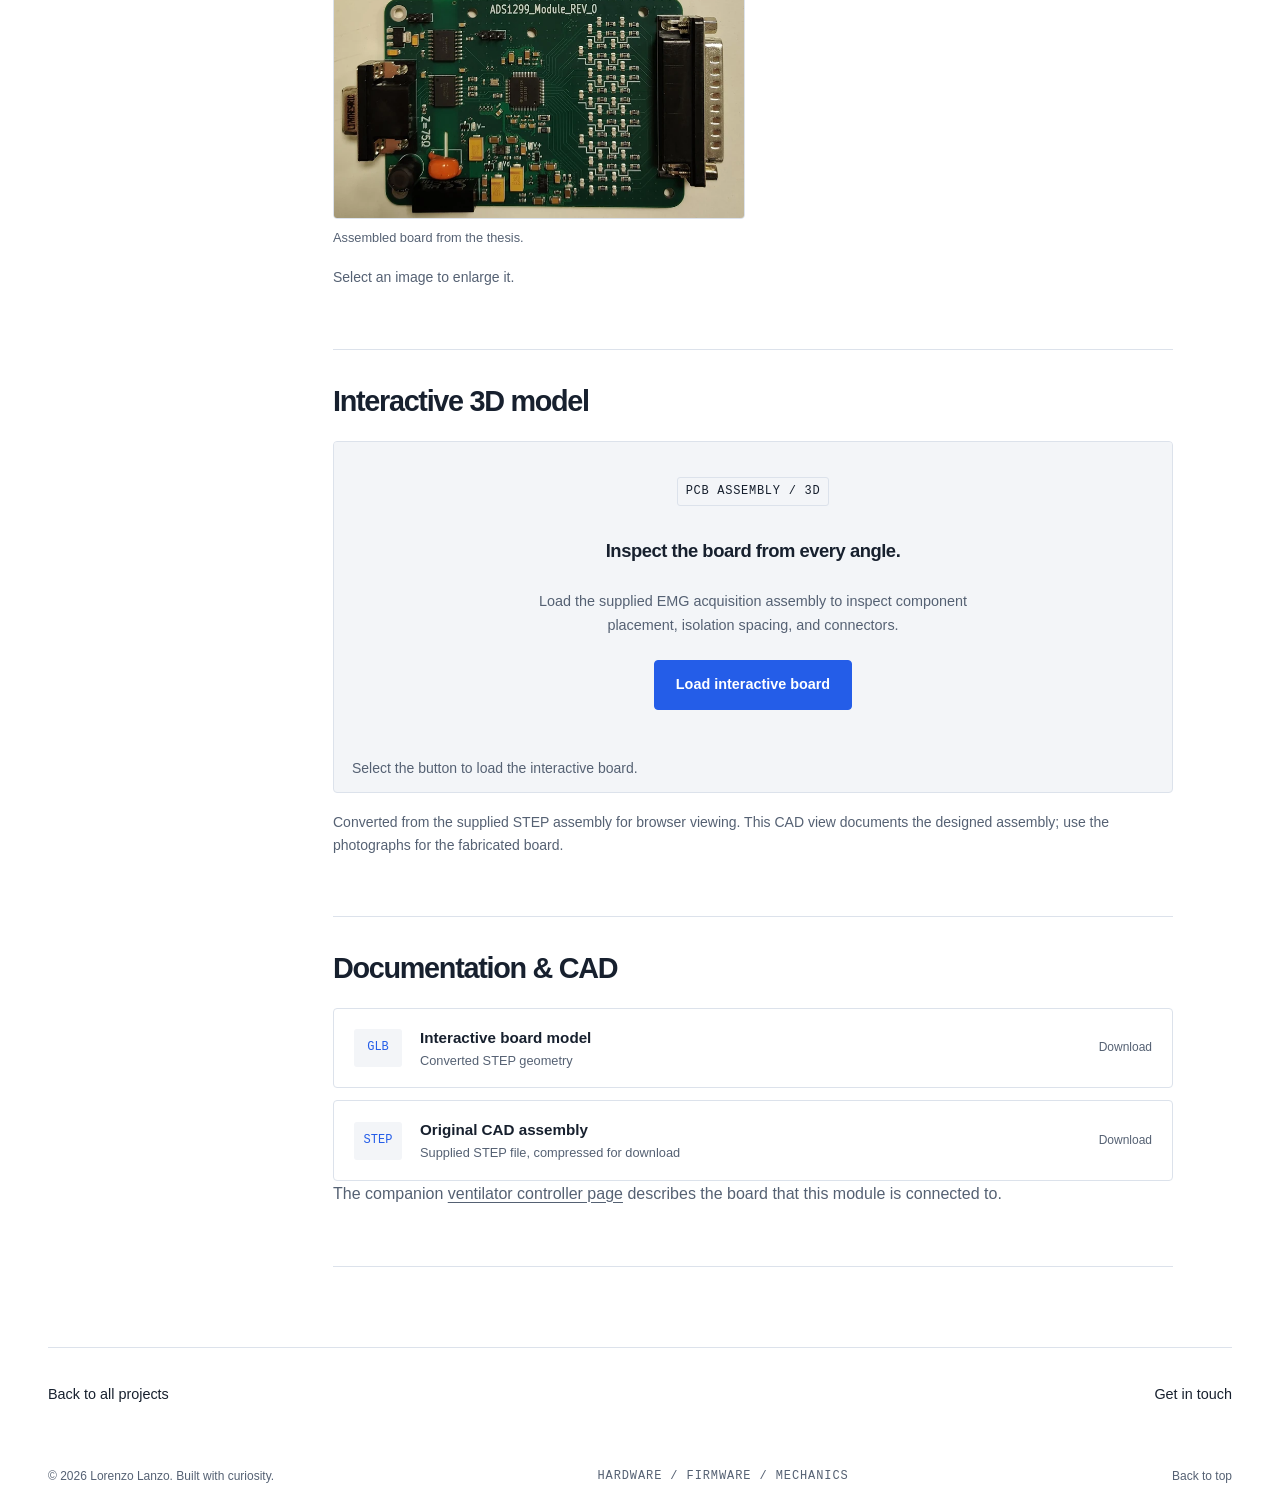
<file: projects/emg-acquisition.html>
<!doctype html>
<html lang="en">
<head>
  <meta charset="utf-8">
  <meta name="viewport" content="width=device-width, initial-scale=1">
  <!-- EDIT PAGE TITLE, DESCRIPTION, AND SHARING TEXT HERE -->
  <title>EMG acquisition board — Lorenzo Lanzo</title>
  <meta name="description" content="An isolated, eight-channel acquisition system for bioelectric signals, developed for preclinical research.">
  <meta property="og:type" content="article">
  <meta property="og:title" content="EMG acquisition board — Lorenzo Lanzo">
  <meta property="og:description" content="An isolated, eight-channel acquisition system for diaphragmatic EMG, developed for preclinical respiratory research.">
  <!-- Add absolute canonical and og:image URLs after choosing a domain; see README. -->
  <link rel="icon" type="image/svg+xml" href="../assets/icons/favicon.svg">
  <link rel="stylesheet" href="../assets/css/styles.css?v=fbdc53042aa0">
  <script src="../assets/js/theme.js"></script>
  <script src="../assets/js/main.js" defer></script>
  <script src="../assets/js/project.js" defer></script>
</head>
<body>
  <a class="skip-link" href="#main">Skip to content</a>
  <header class="site-header">
    <div class="container header-inner">
      <!-- EDIT YOUR NAME HERE; repeat this change on the other pages. -->
      <a class="brand" href="../index.html" aria-label="Lorenzo Lanzo, home"><span class="brand-mark" aria-hidden="true">L<span>_</span></span><span>Lorenzo Lanzo<span class="brand-subtitle">Hardware & embedded systems</span></span></a>
      <button class="menu-toggle" type="button" aria-expanded="false" aria-controls="site-nav" hidden>Menu <span aria-hidden="true">☰</span></button>
      <nav id="site-nav" class="site-nav" aria-label="Main navigation"><a href="../index.html">Home</a><a href="../projects.html" aria-current="page">Projects</a><a href="../about.html">About</a><a href="../index.html#contact">Contact</a></nav>
      <button class="theme-toggle" type="button" aria-label="Switch color theme" hidden><svg viewBox="0 0 24 24" aria-hidden="true"><path d="M12 3v2m0 14v2M3 12h2m14 0h2M5.6 5.6 7 7m10 10 1.4 1.4M5.6 18.4 7 17M17 7l1.4-1.4"/><circle cx="12" cy="12" r="4"/></svg></button>
    </div>
  </header>
  <main id="main">
    <section class="page-intro container">
      <nav class="breadcrumbs" aria-label="Breadcrumb"><a href="../index.html">Home</a><span aria-hidden="true">/</span><a href="../projects.html">Projects</a><span aria-hidden="true">/</span><span>EMG acquisition board</span></nav>
      <p class="eyebrow"><span class="short-rule"></span> BIOMEDICAL / EMBEDDED</p>
      <h1>EMG acquisition board</h1><p class="lead">An isolated, eight-channel acquisition system for diaphragmatic EMG, developed for preclinical respiratory research.</p>
      <div class="project-hero-meta"><span>2026</span><span>Biomedical</span><span class="project-label">RESEARCH PROTOTYPE</span></div>
      <ul class="tags project-technologies" aria-label="Technologies"><li>ADS1299</li><li>Isolation</li><li>STM32</li><li>KiCad</li><li>C</li></ul>
    </section>
    <div class="container"><figure class="project-cover engineering-cover"><img src="../assets/images/projects/emg-assembled.webp" width="1600" height="881" alt="Assembled ADS1299 EMG acquisition board with electrode connector and isolation slot" data-media-label="ASSEMBLED PCB" fetchpriority="high"><figcaption class="cover-caption">Assembled acquisition PCB, photographed for the thesis.</figcaption></figure></div>
    <div class="container case-layout">
      <nav class="toc" aria-label="On this page"><span class="small-label">IN THIS PAGE</span><ul><li><a href="#overview">Project overview</a></li><li><a href="#system">System & specifications</a></li><li><a href="#hardware">Hardware & PCB</a></li><li><a href="#firmware">Firmware & data flow</a></li><li><a href="#gallery">From layout to assembled board</a></li><li><a href="#model">Interactive 3D model</a></li><li><a href="#downloads">Documentation & CAD</a></li></ul></nav>
      <div class="case-content">
        <!-- EDIT PROJECT OVERVIEW HERE -->
        <section id="overview" class="case-section"><h2>Project overview</h2><p>I designed the acquisition PCB and embedded data path for electromyography (EMG).</p><p>This work formed part of my master’s thesis at TechRes Lab, Politecnico di Milano, in collaboration with the University of Utah. My contribution connects the analog front end, PCB isolation architecture, STM32 firmware, and synchronized experimental recordings.</p></section>
        <!-- EDIT SYSTEM & SPECIFICATIONS HERE -->
        <section id="system" class="case-section"><h2>System & specifications</h2><table class="spec-table"><caption class="sr-only">Hardware and system summary</caption><tbody><tr><th scope="row">Acquisition</th><td>8 simultaneous channels · ADS1299 integrated PGA and 24-bit ADC architecture</td></tr><tr><th scope="row">PCB</th><td>4 layers · KiCad</td></tr><tr><th scope="row">Power domains</th><td>Galvanically isolated acquisition and digital interface domains</td></tr><tr><th scope="row">Electrodes</th><td>DB25 connector for electrode breakout</td></tr><tr><th scope="row">Host interface</th><td>DB15 connector for power and digital signals</td></tr><tr><th scope="row">Firmware host</th><td>STM32 NUCLEO-F756 · C · SPI acquisition and UART streaming</td></tr></tbody></table><p class="media-note">*ADC resolution describes the component architecture, rather than a measured effective resolution of the complete system.</p></section>
        <!-- EDIT HARDWARE & PCB HERE -->
        <section id="hardware" class="case-section"><h2>Hardware & PCB</h2><p>The ADS1299 integrates programmable gain and simultaneous conversion, reducing the number of separate analog stages. Passive input filtering and protection sit close to the electrode connector.</p><p>Digital isolators and an isolated DC/DC converter separate the acquisition domain from the host. An LT3097 regulator provides low-noise bipolar analog rails. Copper keep-outs and a routed slot define the physical isolation boundary on the four-layer PCB.</p><p>I compared front-end filtering options in TINA-TI, balancing common-mode rejection, in-band response, and attenuation of high-frequency interference. These simulations informed the design; they are distinct from measured board performance.</p></section>
        <!-- EDIT FIRMWARE & DATA FLOW HERE -->
        <section id="firmware" class="case-section"><h2>Firmware & data flow</h2><p>An ADS1299 data-ready interrupt starts SPI reception. A three-frame ring buffer decouples incoming samples from processing, and completed transfers are decoded from signed 24-bit values into the channel buffer.</p><p>The superloop builds framed UART messages with channel identifiers and error checks. Queued transmission and retry handling feed both the laptop logging path and the ventilator interface, allowing EMG and pneumatic data to be recorded together.</p></section>
        <!-- EDIT FROM LAYOUT TO ASSEMBLED BOARD HERE -->
        <section id="gallery" class="case-section"><h2>From layout to assembled board</h2><div class="gallery engineering-gallery"><figure><a href="../assets/images/projects/emg-layout.webp" data-lightbox data-caption="Annotated layout: domain separation and isolation boundary."><img src="../assets/images/projects/emg-layout-thumb.webp" width="800" height="618" alt="Annotated PCB layout showing digital and EMG domains" loading="lazy"></a><figcaption>Annotated layout: domain separation and isolation boundary.</figcaption></figure><figure><a href="../assets/images/projects/emg-render.webp" data-lightbox data-caption="KiCad assembly render."><img src="../assets/images/projects/emg-render-thumb.webp" width="800" height="438" alt="KiCad render of the EMG acquisition PCB" loading="lazy"></a><figcaption>KiCad assembly render.</figcaption></figure><figure><a href="../assets/images/projects/emg-assembled.webp" data-lightbox data-caption="Assembled board from the thesis."><img src="../assets/images/projects/emg-assembled-thumb.webp" width="800" height="440" alt="Populated EMG acquisition PCB on the workbench" loading="lazy"></a><figcaption>Assembled board from the thesis.</figcaption></figure></div><p class="media-note">Select an image to enlarge it.</p></section>
        <!-- EDIT INTERACTIVE 3D MODEL HERE -->
        <section id="model" class="case-section"><h2>Interactive 3D model</h2><div class="media-frame model-stage"><div class="media-placeholder"><span class="project-label">PCB ASSEMBLY / 3D</span><h3>Inspect the board from every angle.</h3><p>Load the supplied EMG acquisition assembly to inspect component placement, isolation spacing, and connectors.</p><button class="button button-primary" type="button" data-load-model>Load interactive board</button><noscript><p>JavaScript is required for the viewer. The CAD downloads remain available below.</p></noscript></div><model-viewer data-src="../assets/models/emg-acquisition.glb?v=18456319d3b5" alt="EMG acquisition PCB assembly converted from the supplied STEP file" camera-controls touch-action="pan-y" loading="lazy" shadow-intensity="1" interaction-prompt="none"></model-viewer><p class="model-message" data-model-status role="status">Select the button to load the interactive board.</p></div><p class="media-note">Converted from the supplied STEP assembly for browser viewing. This CAD view documents the designed assembly; use the photographs for the fabricated board.</p></section>
        <!-- EDIT DOCUMENTATION & CAD HERE -->
        <section id="downloads" class="case-section"><h2>Documentation & CAD</h2><div class="resource-list"><a class="resource-link" href="../assets/models/emg-acquisition.glb?v=18456319d3b5" download><span class="resource-type">GLB</span><span><strong>Interactive board model</strong><small>Converted STEP geometry</small></span><span class="resource-action">Download</span></a><a class="resource-link" href="../assets/models/emg-acquisition-step.zip?v=18456319d3b5" download><span class="resource-type">STEP</span><span><strong>Original CAD assembly</strong><small>Supplied STEP file, compressed for download</small></span><span class="resource-action">Download</span></a></div><p>The companion <a class="text-link" href="ventilator-controller.html">ventilator controller page</a> describes the board that this module is connected to.</p></section>
      </div>
    </div>
    <div class="container project-bottom"><a href="../projects.html">Back to all projects</a><a href="../index.html#contact">Get in touch</a></div>
  </main>
  <footer class="site-footer"><div class="container footer-inner"><span>© <span data-current-year>2026</span> Lorenzo Lanzo. Built with curiosity.</span><span class="small-label">HARDWARE / FIRMWARE / MECHANICS</span><a href="#main">Back to top</a></div></footer>
</body>
</html>
</file>
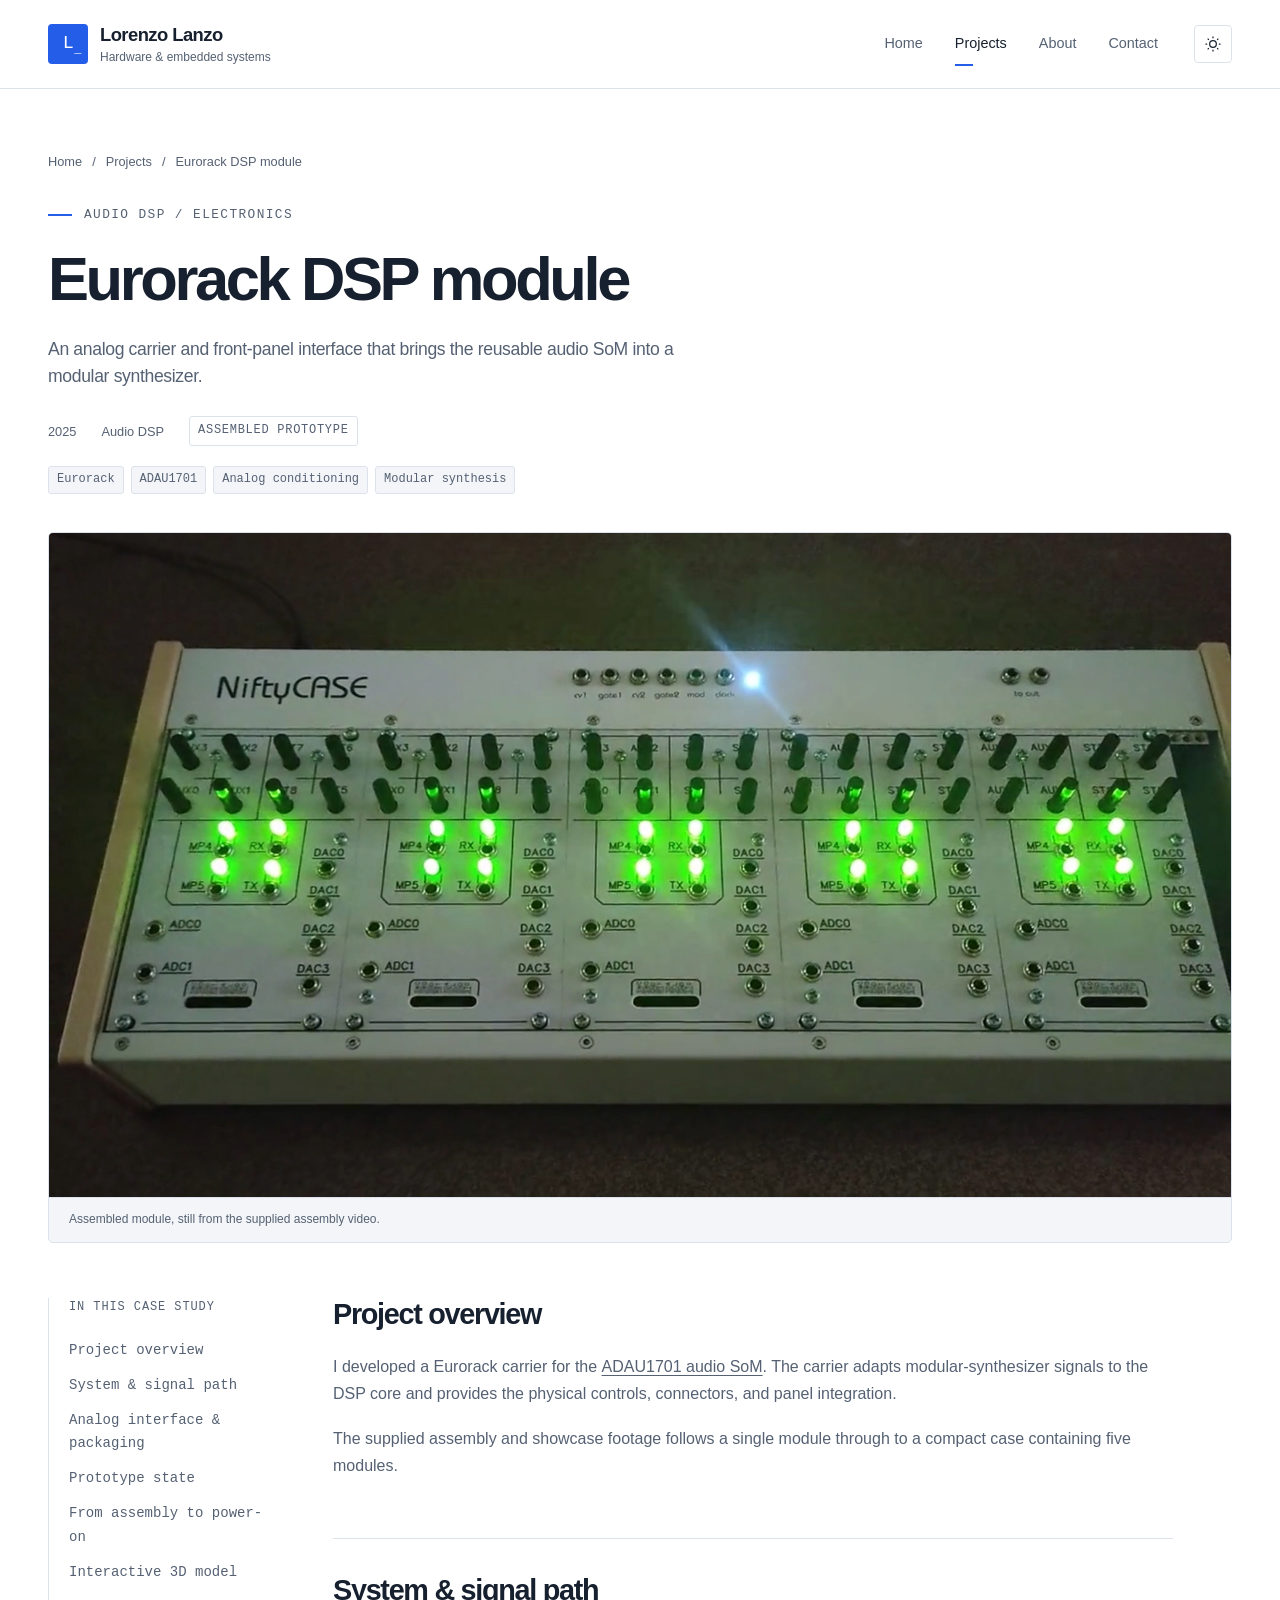
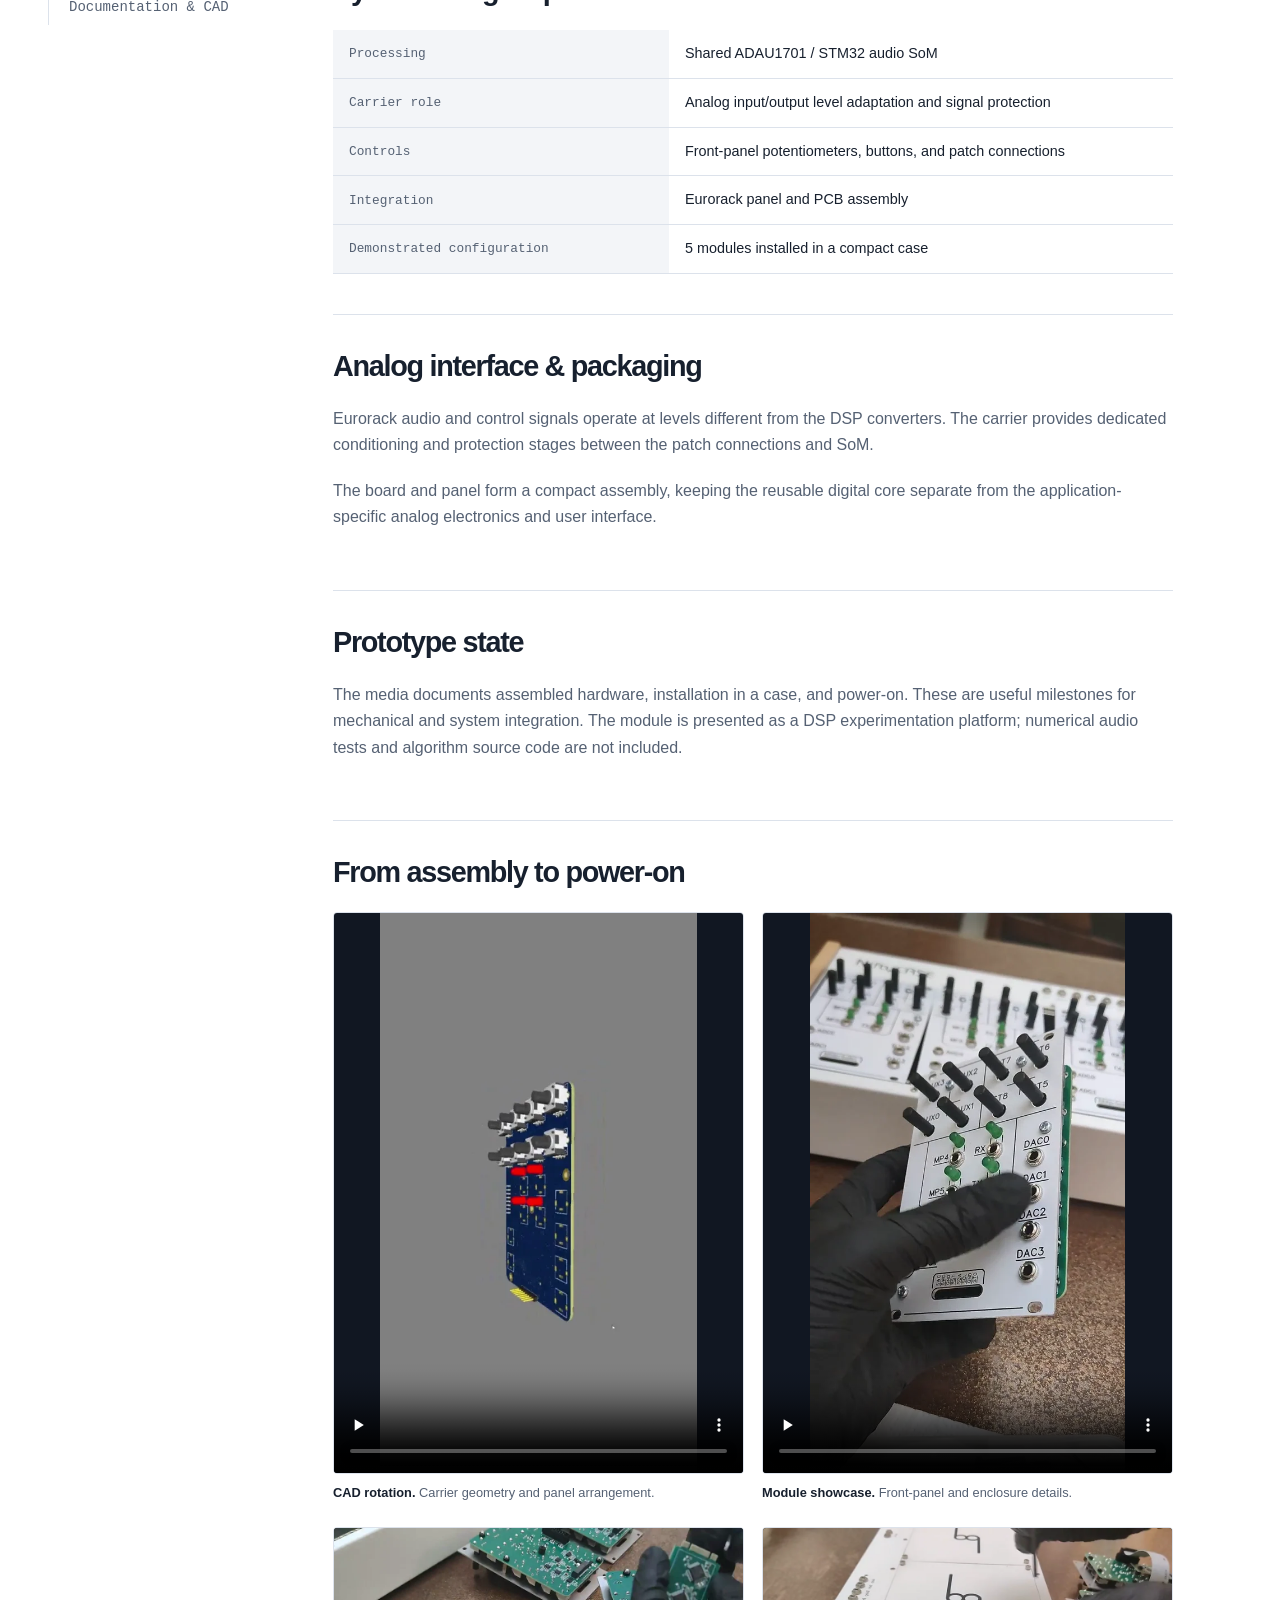
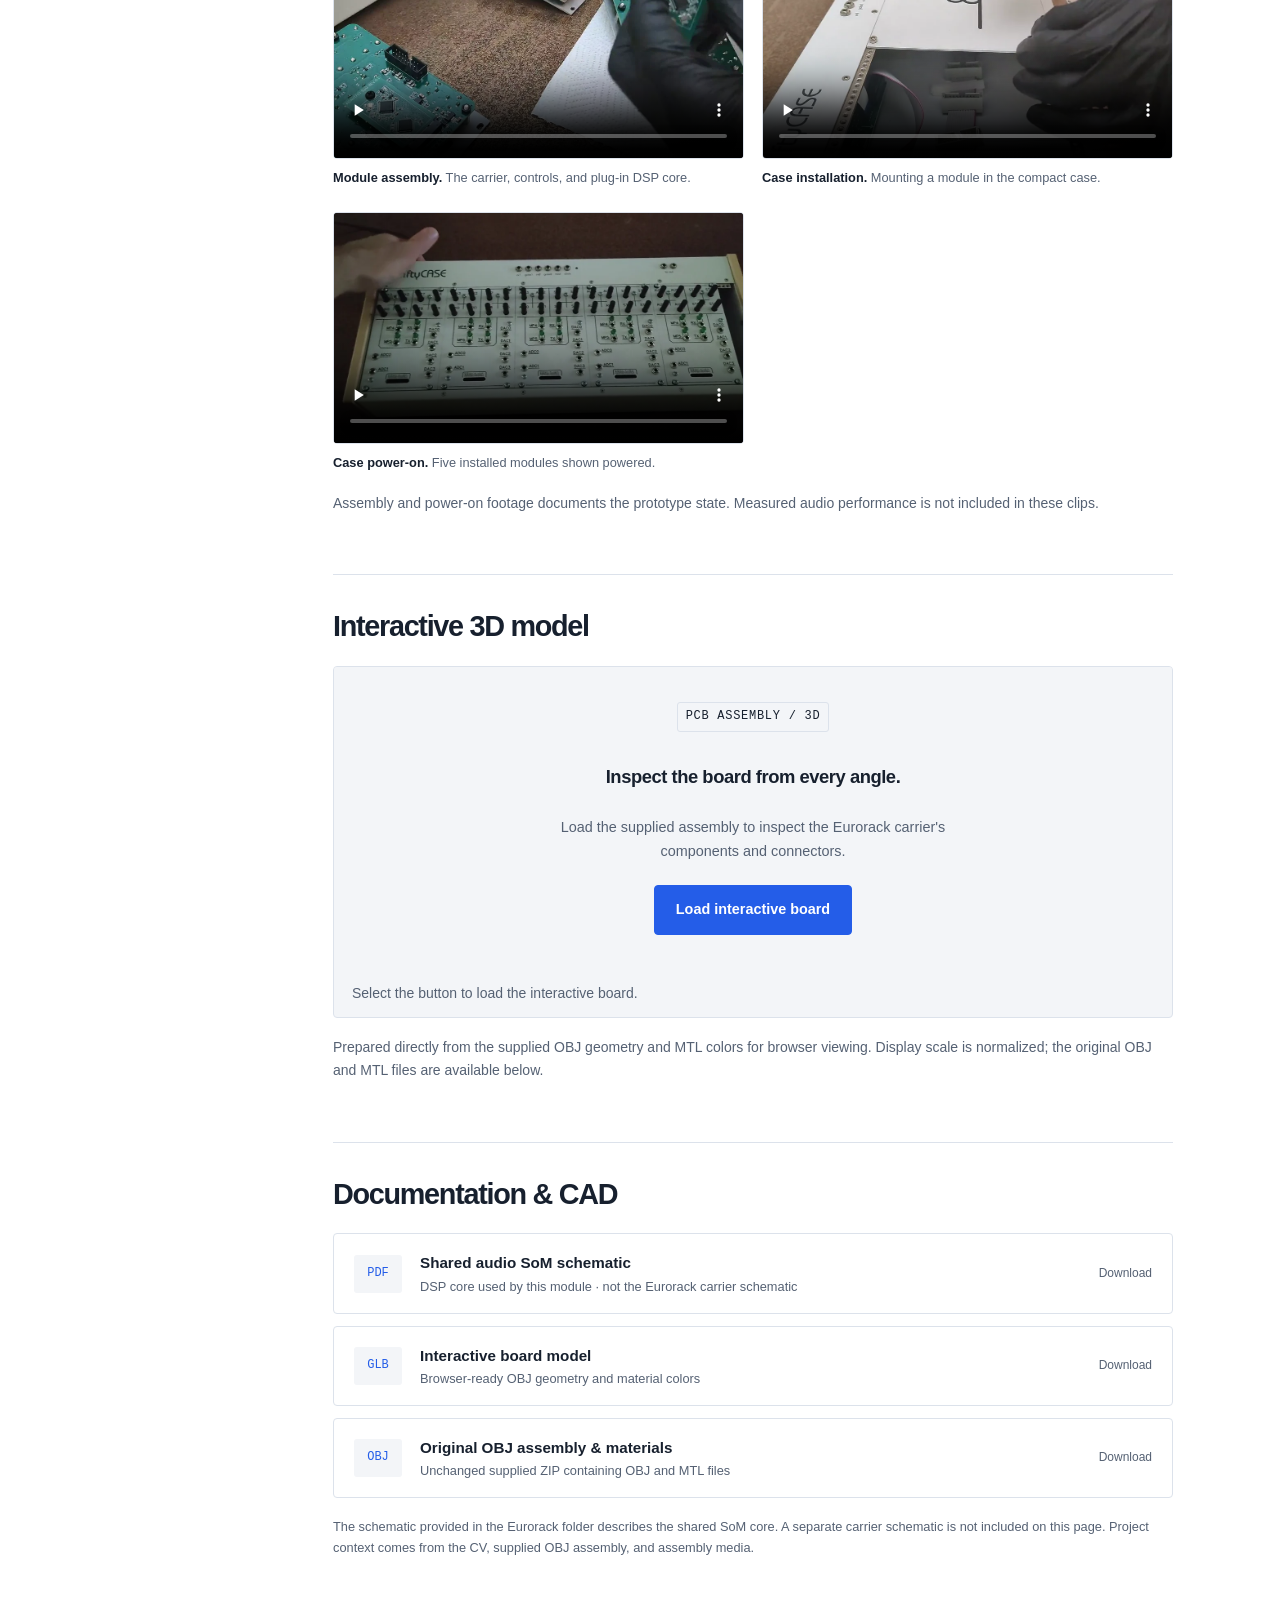
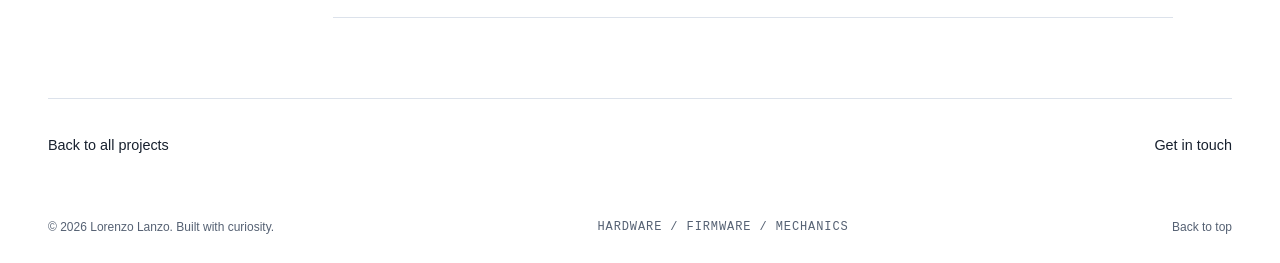
<file: projects/eurorack-dsp-module.html>
<!doctype html>
<html lang="en">
<head>
  <meta charset="utf-8">
  <meta name="viewport" content="width=device-width, initial-scale=1">
  <!-- EDIT PAGE TITLE, DESCRIPTION, AND SHARING TEXT HERE -->
  <title>Eurorack DSP module — Lorenzo Lanzo</title>
  <meta name="description" content="An analog carrier and front-panel interface that brings the reusable audio SoM into a modular synthesizer.">
  <meta property="og:type" content="article">
  <meta property="og:title" content="Eurorack DSP module — Lorenzo Lanzo">
  <meta property="og:description" content="An analog carrier and front-panel interface that brings the reusable audio SoM into a modular synthesizer.">
  <!-- Add absolute canonical and og:image URLs after choosing a domain; see README. -->
  <link rel="icon" type="image/svg+xml" href="../assets/icons/favicon.svg">
  <link rel="stylesheet" href="../assets/css/styles.css?v=fbdc53042aa0">
  <script src="../assets/js/theme.js"></script>
  <script src="../assets/js/main.js" defer></script>
  <script src="../assets/js/project.js" defer></script>
</head>
<body>
  <a class="skip-link" href="#main">Skip to content</a>
  <header class="site-header">
    <div class="container header-inner">
      <!-- EDIT YOUR NAME HERE; repeat this change on the other pages. -->
      <a class="brand" href="../index.html" aria-label="Lorenzo Lanzo, home"><span class="brand-mark" aria-hidden="true">L<span>_</span></span><span>Lorenzo Lanzo<span class="brand-subtitle">Hardware & embedded systems</span></span></a>
      <button class="menu-toggle" type="button" aria-expanded="false" aria-controls="site-nav" hidden>Menu <span aria-hidden="true">☰</span></button>
      <nav id="site-nav" class="site-nav" aria-label="Main navigation"><a href="../index.html">Home</a><a href="../projects.html" aria-current="page">Projects</a><a href="../about.html">About</a><a href="../index.html#contact">Contact</a></nav>
      <button class="theme-toggle" type="button" aria-label="Switch color theme" hidden><svg viewBox="0 0 24 24" aria-hidden="true"><path d="M12 3v2m0 14v2M3 12h2m14 0h2M5.6 5.6 7 7m10 10 1.4 1.4M5.6 18.4 7 17M17 7l1.4-1.4"/><circle cx="12" cy="12" r="4"/></svg></button>
    </div>
  </header>
  <main id="main">
    <section class="page-intro container">
      <nav class="breadcrumbs" aria-label="Breadcrumb"><a href="../index.html">Home</a><span aria-hidden="true">/</span><a href="../projects.html">Projects</a><span aria-hidden="true">/</span><span>Eurorack DSP module</span></nav>
      <p class="eyebrow"><span class="short-rule"></span> AUDIO DSP / ELECTRONICS</p>
      <h1>Eurorack DSP module</h1><p class="lead">An analog carrier and front-panel interface that brings the reusable audio SoM into a modular synthesizer.</p>
      <div class="project-hero-meta"><span>2025</span><span>Audio DSP</span><span class="project-label">ASSEMBLED PROTOTYPE</span></div>
      <ul class="tags project-technologies" aria-label="Technologies"><li>Eurorack</li><li>ADAU1701</li><li>Analog conditioning</li><li>Modular synthesis</li></ul>
    </section>
    <div class="container"><figure class="project-cover engineering-cover"><img src="../assets/images/projects/Eurorack System.png" width="1600" height="900" alt="Assembled Eurorack carrier and audio SoM on the workbench" data-media-label="VIDEO STILL" fetchpriority="high"><figcaption class="cover-caption">Assembled module, still from the supplied assembly video.</figcaption></figure></div>
    <div class="container case-layout">
      <nav class="toc" aria-label="On this page"><span class="small-label">IN THIS CASE STUDY</span><ul><li><a href="#overview">Project overview</a></li><li><a href="#system">System & signal path</a></li><li><a href="#hardware">Analog interface & packaging</a></li><li><a href="#testing">Prototype state</a></li><li><a href="#video">From assembly to power-on</a></li><li><a href="#model">Interactive 3D model</a></li><li><a href="#downloads">Documentation & CAD</a></li></ul></nav>
      <div class="case-content">
        <!-- EDIT PROJECT OVERVIEW HERE -->
        <section id="overview" class="case-section"><h2>Project overview</h2><p>I developed a Eurorack carrier for the <a class="text-link" href="adau1701-som.html">ADAU1701 audio SoM</a>. The carrier adapts modular-synthesizer signals to the DSP core and provides the physical controls, connectors, and panel integration.</p><p>The supplied assembly and showcase footage follows a single module through to a compact case containing five modules.</p></section>
        <!-- EDIT SYSTEM & SIGNAL PATH HERE -->
        <section id="system" class="case-section"><h2>System & signal path</h2><table class="spec-table"><caption class="sr-only">Hardware and system summary</caption><tbody><tr><th scope="row">Processing</th><td>Shared ADAU1701 / STM32 audio SoM</td></tr><tr><th scope="row">Carrier role</th><td>Analog input/output level adaptation and signal protection</td></tr><tr><th scope="row">Controls</th><td>Front-panel potentiometers, buttons, and patch connections</td></tr><tr><th scope="row">Integration</th><td>Eurorack panel and PCB assembly</td></tr><tr><th scope="row">Demonstrated configuration</th><td>5 modules installed in a compact case</td></tr></tbody></table></section>
        <!-- EDIT ANALOG INTERFACE & PACKAGING HERE -->
        <section id="hardware" class="case-section"><h2>Analog interface & packaging</h2><p>Eurorack audio and control signals operate at levels different from the DSP converters. The carrier provides dedicated conditioning and protection stages between the patch connections and SoM.</p><p>The board and panel form a compact assembly, keeping the reusable digital core separate from the application-specific analog electronics and user interface.</p></section>
        <!-- EDIT PROTOTYPE STATE HERE -->
        <section id="testing" class="case-section"><h2>Prototype state</h2><p>The media documents assembled hardware, installation in a case, and power-on. These are useful milestones for mechanical and system integration. The module is presented as a DSP experimentation platform; numerical audio tests and algorithm source code are not included.</p></section>
        <!-- EDIT FROM ASSEMBLY TO POWER-ON HERE -->
        <section id="video" class="case-section"><h2>From assembly to power-on</h2><div class="project-video-grid"><figure class="portrait-clip"><div class="media-frame"><video controls playsinline preload="none" poster="../assets/images/projects/eurorack-render-poster.webp" aria-label="CAD rotation"><source src="../assets/videos/eurorack-render.mp4" type="video/mp4"><a href="../assets/videos/eurorack-render.mp4">Download CAD rotation</a></video></div><figcaption><strong>CAD rotation.</strong> Carrier geometry and panel arrangement.</figcaption></figure><figure class="portrait-clip"><div class="media-frame"><video controls playsinline preload="none" poster="../assets/images/projects/eurorack-module-showcase-poster.webp" aria-label="Module showcase"><source src="../assets/videos/eurorack-module-showcase.mp4" type="video/mp4"><a href="../assets/videos/eurorack-module-showcase.mp4">Download Module showcase</a></video></div><figcaption><strong>Module showcase.</strong> Front-panel and enclosure details.</figcaption></figure><figure><div class="media-frame"><video controls playsinline preload="none" poster="../assets/images/projects/eurorack-module-assembly-poster.webp" aria-label="Module assembly"><source src="../assets/videos/eurorack-module-assembly.mp4" type="video/mp4"><a href="../assets/videos/eurorack-module-assembly.mp4">Download Module assembly</a></video></div><figcaption><strong>Module assembly.</strong> The carrier, controls, and plug-in DSP core.</figcaption></figure><figure><div class="media-frame"><video controls playsinline preload="none" poster="../assets/images/projects/eurorack-case-assembly-poster.webp" aria-label="Case installation"><source src="../assets/videos/eurorack-case-assembly.mp4" type="video/mp4"><a href="../assets/videos/eurorack-case-assembly.mp4">Download Case installation</a></video></div><figcaption><strong>Case installation.</strong> Mounting a module in the compact case.</figcaption></figure><figure><div class="media-frame"><video controls playsinline preload="none" poster="../assets/images/projects/eurorack-case-power-on-poster.webp" aria-label="Case power-on"><source src="../assets/videos/eurorack-case-power-on.mp4" type="video/mp4"><a href="../assets/videos/eurorack-case-power-on.mp4">Download Case power-on</a></video></div><figcaption><strong>Case power-on.</strong> Five installed modules shown powered.</figcaption></figure></div><p class="media-note">Assembly and power-on footage documents the prototype state. Measured audio performance is not included in these clips.</p></section>
        <!-- EDIT INTERACTIVE 3D MODEL HERE -->
        <section id="model" class="case-section"><h2>Interactive 3D model</h2><div class="media-frame model-stage"><div class="media-placeholder"><span class="project-label">PCB ASSEMBLY / 3D</span><h3>Inspect the board from every angle.</h3><p>Load the supplied assembly to inspect the Eurorack carrier's components and connectors.</p><button class="button button-primary" type="button" data-load-model>Load interactive board</button><noscript><p>JavaScript is required for the viewer. The CAD downloads remain available below.</p></noscript></div><model-viewer data-src="../assets/models/eurorack-dsp-module.glb" alt="Eurorack module PCB assembly prepared from the supplied OBJ and MTL files" camera-controls camera-orbit="20deg 45deg auto" touch-action="pan-y" loading="lazy" shadow-intensity="1" interaction-prompt="none"></model-viewer><p class="model-message" data-model-status role="status">Select the button to load the interactive board.</p></div><p class="media-note">Prepared directly from the supplied OBJ geometry and MTL colors for browser viewing. Display scale is normalized; the original OBJ and MTL files are available below.</p></section>
        <!-- EDIT DOCUMENTATION & CAD HERE -->
        <section id="downloads" class="case-section"><h2>Documentation & CAD</h2><div class="resource-list"><a class="resource-link" href="../assets/documents/adau1701-som-schematic.pdf" download><span class="resource-type">PDF</span><span><strong>Shared audio SoM schematic</strong><small>DSP core used by this module · not the Eurorack carrier schematic</small></span><span class="resource-action">Download</span></a><a class="resource-link" href="../assets/models/eurorack-dsp-module.glb" download><span class="resource-type">GLB</span><span><strong>Interactive board model</strong><small>Browser-ready OBJ geometry and material colors</small></span><span class="resource-action">Download</span></a><a class="resource-link" href="../assets/models/eurorack-dsp-module-obj.zip" download><span class="resource-type">OBJ</span><span><strong>Original OBJ assembly & materials</strong><small>Unchanged supplied ZIP containing OBJ and MTL files</small></span><span class="resource-action">Download</span></a></div><p class="source-note">The schematic provided in the Eurorack folder describes the shared SoM core. A separate carrier schematic is not included on this page. Project context comes from the CV, supplied OBJ assembly, and assembly media.</p></section>
      </div>
    </div>
    <div class="container project-bottom"><a href="../projects.html">Back to all projects</a><a href="../index.html#contact">Get in touch</a></div>
  </main>
  <footer class="site-footer"><div class="container footer-inner"><span>© <span data-current-year>2026</span> Lorenzo Lanzo. Built with curiosity.</span><span class="small-label">HARDWARE / FIRMWARE / MECHANICS</span><a href="#main">Back to top</a></div></footer>
</body>
</html>
</file>
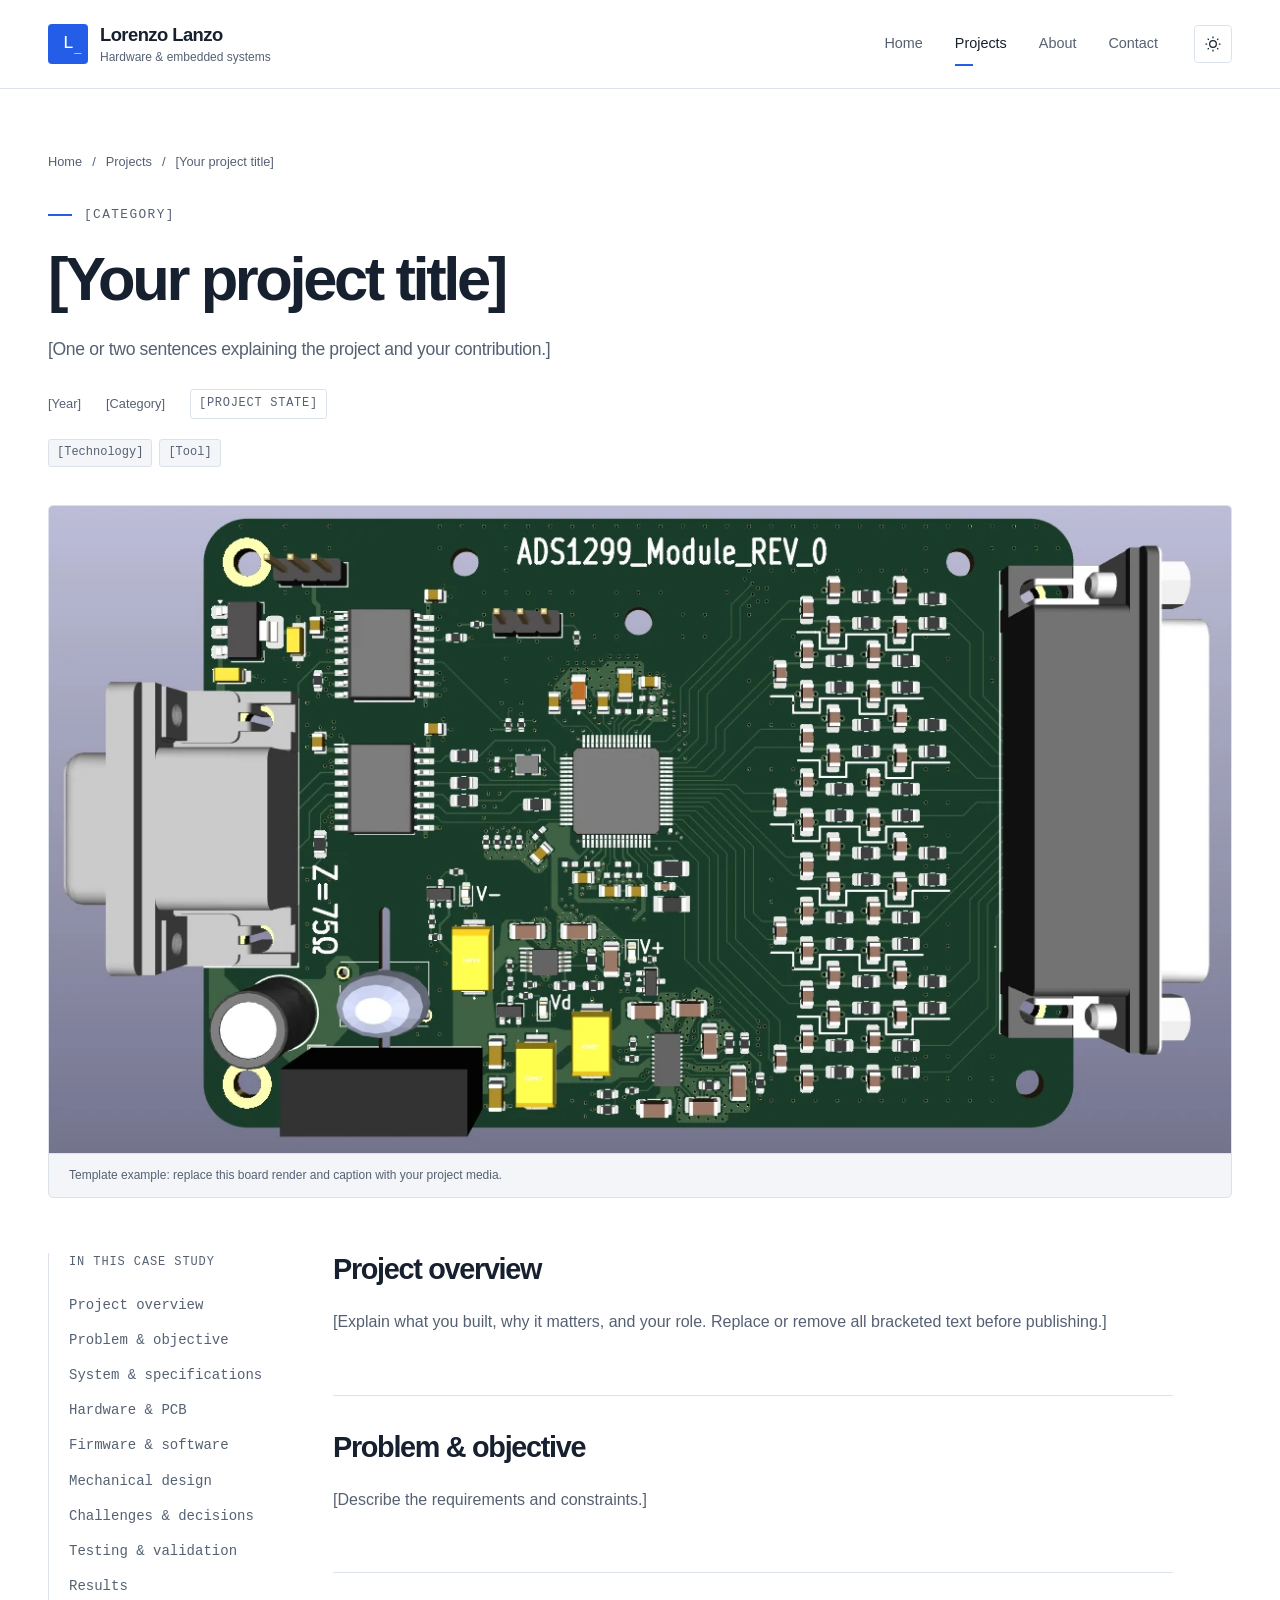
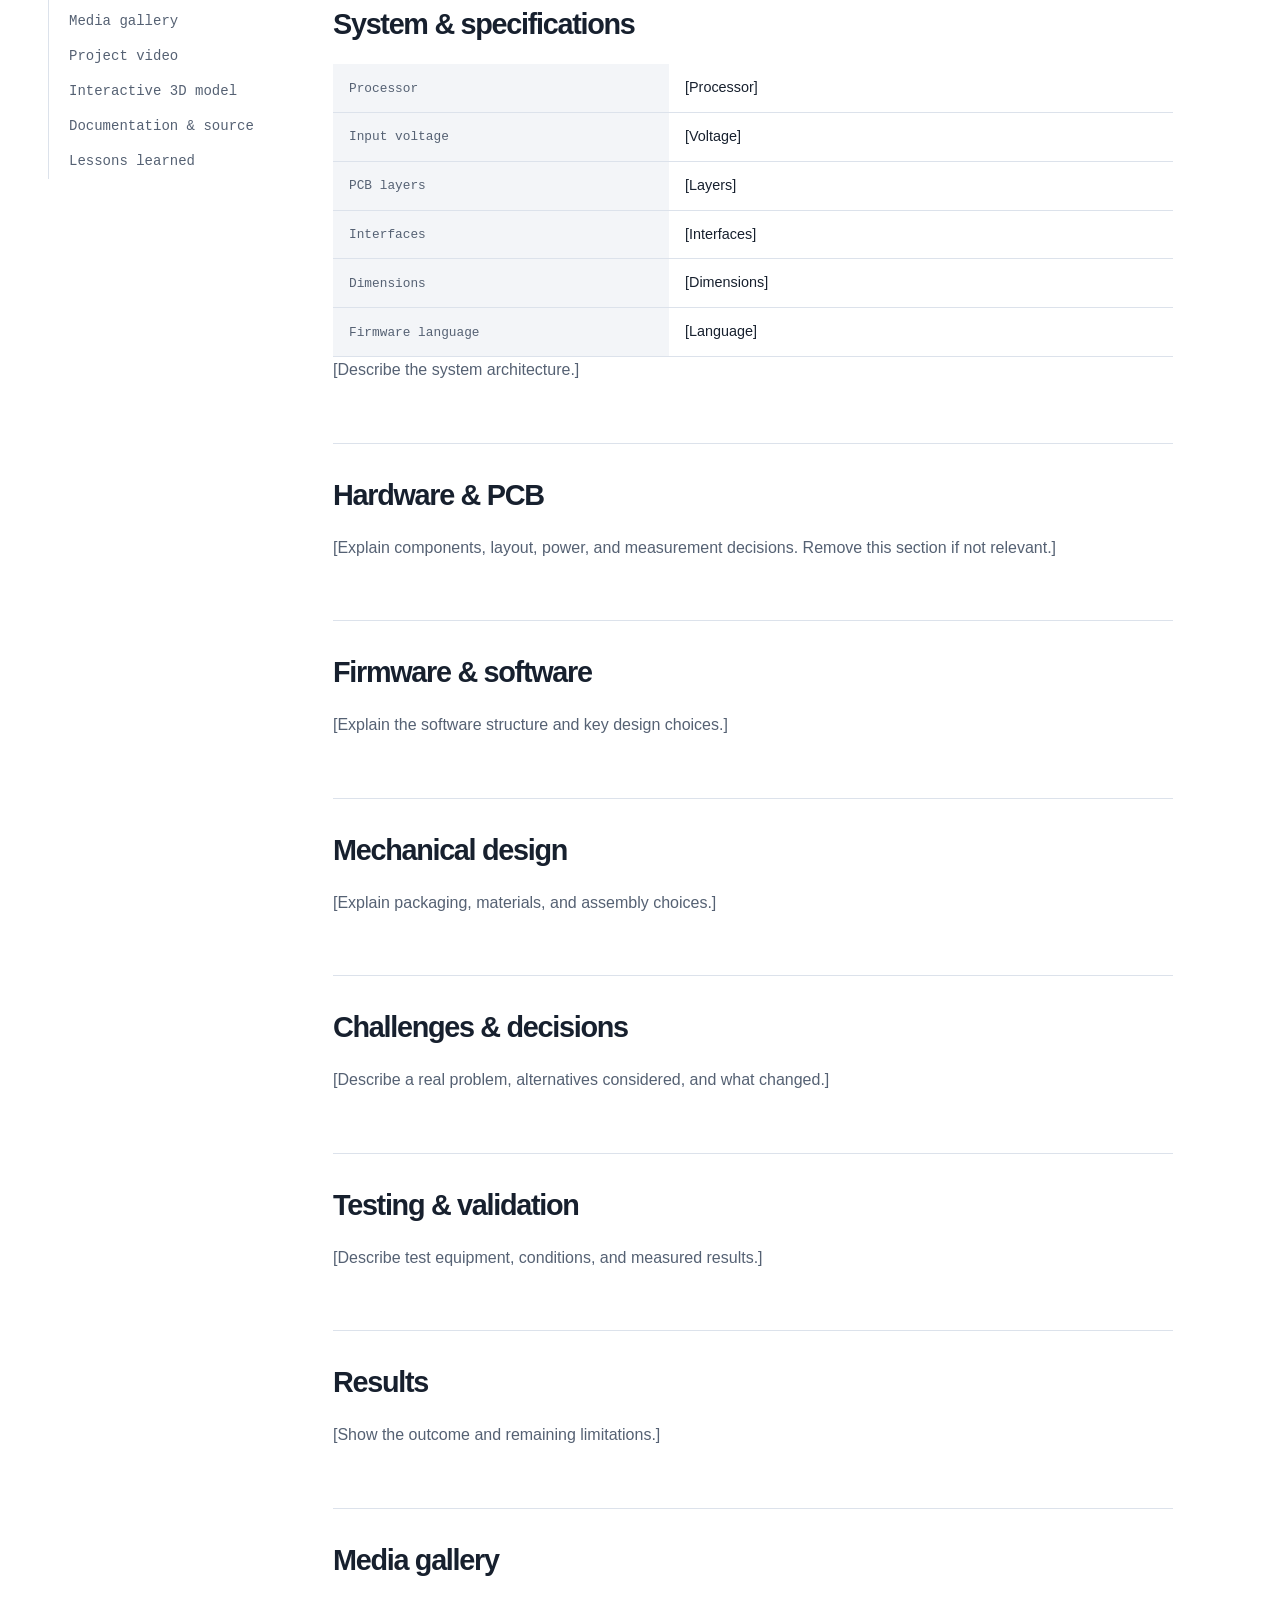
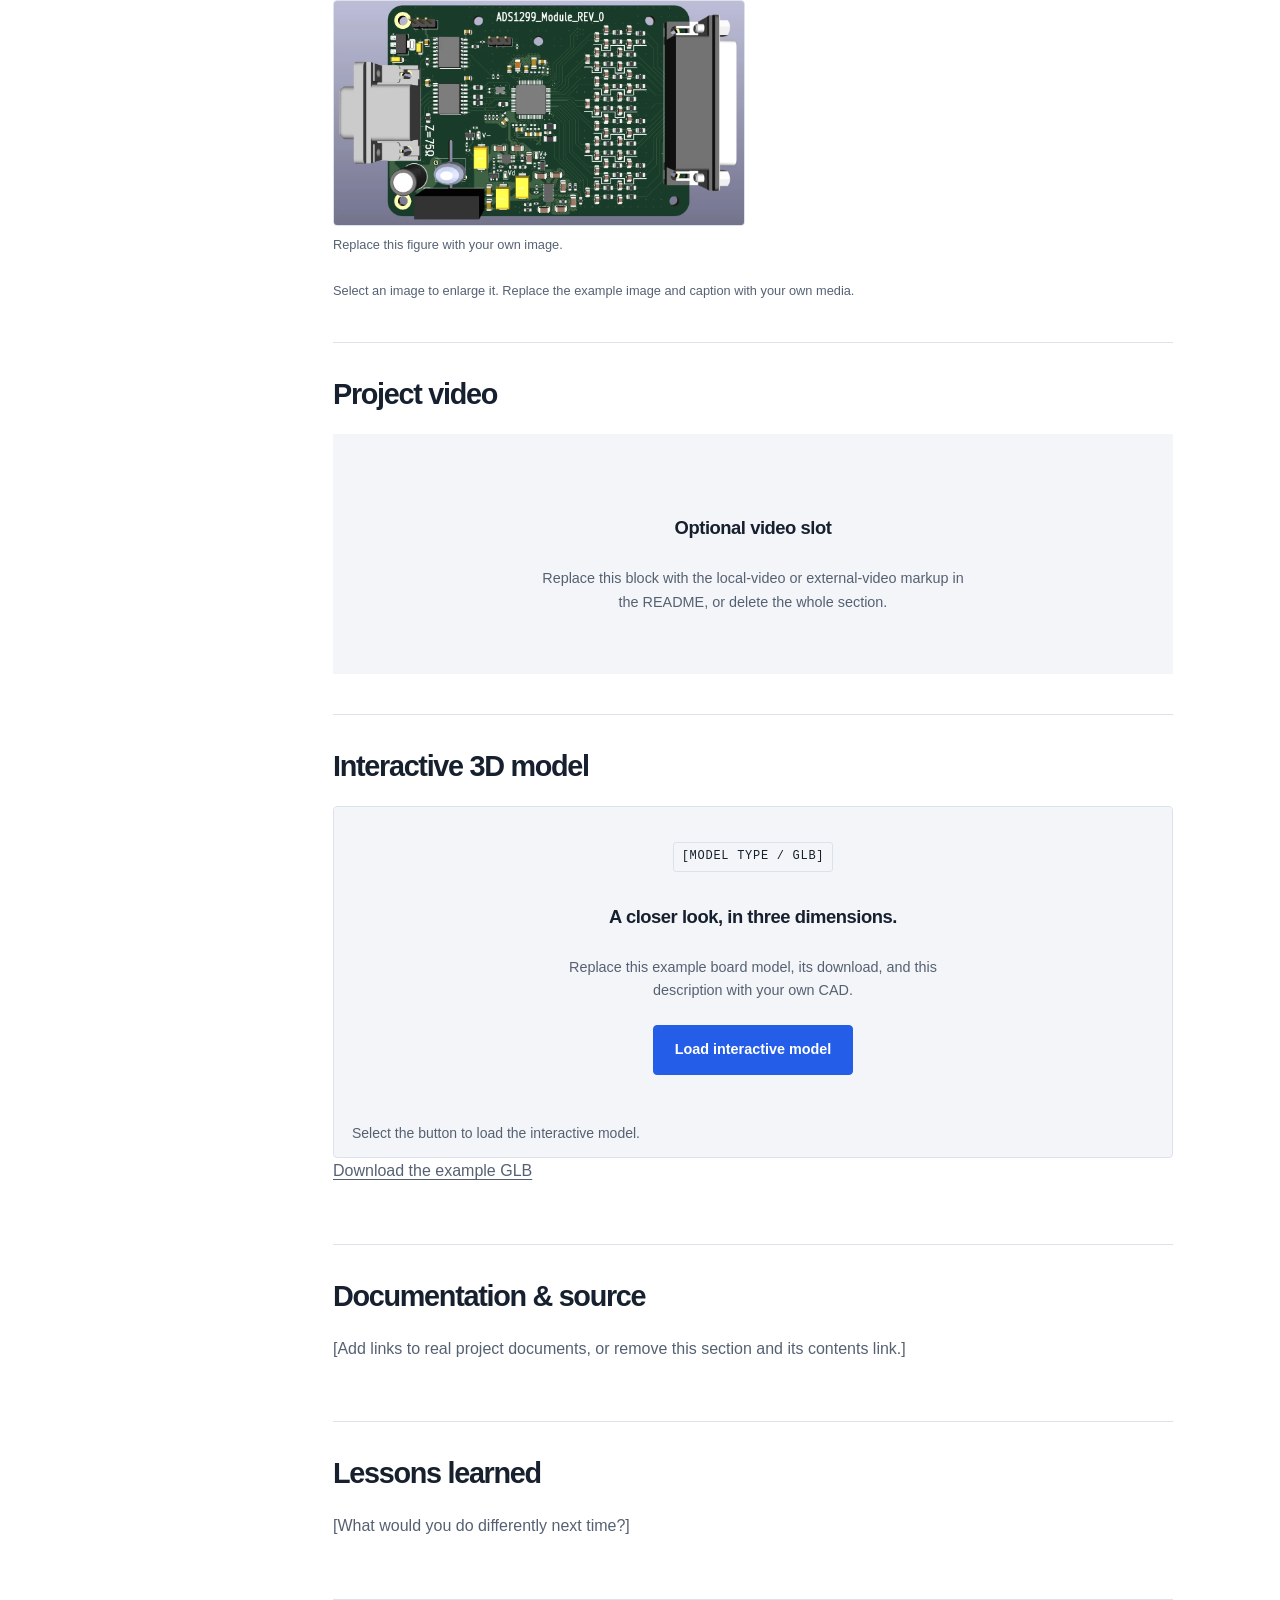
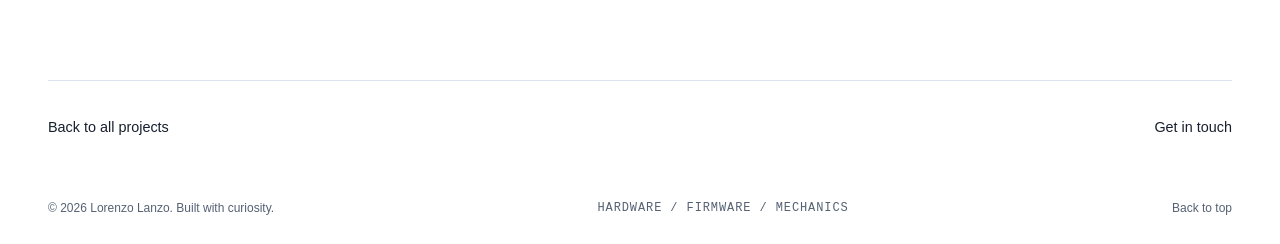
<file: projects/project-template.html>
<!doctype html>
<html lang="en">
<head>
  <meta charset="utf-8">
  <meta name="robots" content="noindex">
  <meta name="viewport" content="width=device-width, initial-scale=1">
  <!-- EDIT PAGE TITLE, DESCRIPTION, AND SHARING TEXT HERE -->
  <title>[Your project title] — Lorenzo Lanzo</title>
  <meta name="description" content="[Replace this meta description]">
  <meta property="og:type" content="article">
  <meta property="og:title" content="[Your project title] — Lorenzo Lanzo">
  <meta property="og:description" content="[Replace this meta description]">
  <!-- Add absolute canonical and og:image URLs after choosing a domain; see README. -->
  <link rel="icon" type="image/svg+xml" href="../assets/icons/favicon.svg">
  <link rel="stylesheet" href="../assets/css/styles.css?v=fbdc53042aa0">
  <script src="../assets/js/theme.js"></script>
  <script src="../assets/js/main.js" defer></script>
  <script src="../assets/js/project.js" defer></script>
</head>
<body>
  <a class="skip-link" href="#main">Skip to content</a>
  <header class="site-header">
    <div class="container header-inner">
      <!-- EDIT YOUR NAME HERE; repeat this change on the other pages. -->
      <a class="brand" href="../index.html" aria-label="Lorenzo Lanzo, home"><span class="brand-mark" aria-hidden="true">L<span>_</span></span><span>Lorenzo Lanzo<span class="brand-subtitle">Hardware & embedded systems</span></span></a>
      <button class="menu-toggle" type="button" aria-expanded="false" aria-controls="site-nav" hidden>Menu <span aria-hidden="true">☰</span></button>
      <nav id="site-nav" class="site-nav" aria-label="Main navigation"><a href="../index.html">Home</a><a href="../projects.html" aria-current="page">Projects</a><a href="../about.html">About</a><a href="../index.html#contact">Contact</a></nav>
      <button class="theme-toggle" type="button" aria-label="Switch color theme" hidden><svg viewBox="0 0 24 24" aria-hidden="true"><path d="M12 3v2m0 14v2M3 12h2m14 0h2M5.6 5.6 7 7m10 10 1.4 1.4M5.6 18.4 7 17M17 7l1.4-1.4"/><circle cx="12" cy="12" r="4"/></svg></button>
    </div>
  </header>
  <main id="main">
    <section class="page-intro container">
      <nav class="breadcrumbs" aria-label="Breadcrumb"><a href="../index.html">Home</a><span aria-hidden="true">/</span><a href="../projects.html">Projects</a><span aria-hidden="true">/</span><span>[Your project title]</span></nav>
      <!-- EDIT PROJECT TITLE AND SUMMARY HERE -->
      <p class="eyebrow"><span class="short-rule"></span> [CATEGORY]</p>
      <h1>[Your project title]</h1><p class="lead">[One or two sentences explaining the project and your contribution.]</p>
      <div class="project-hero-meta"><span>[Year]</span><span>[Category]</span><span class="project-label">[PROJECT STATE]</span></div>
      <ul class="tags project-technologies" aria-label="Technologies"><li>[Technology]</li><li>[Tool]</li></ul>
    </section>
    <div class="container"><figure class="project-cover"><img src="../assets/images/projects/emg-render.webp" width="1204" height="659" alt="Example board render; replace with your project image and description" data-media-label="[MEDIA LABEL]" fetchpriority="high"><figcaption class="cover-caption">Template example: replace this board render and caption with your project media.</figcaption></figure></div>
    <div class="container case-layout">
      <nav class="toc" aria-label="On this page"><span class="small-label">IN THIS CASE STUDY</span><ul><li><a href="#overview">Project overview</a></li><li><a href="#objective">Problem & objective</a></li><li><a href="#system">System & specifications</a></li><li><a href="#hardware">Hardware & PCB</a></li><li><a href="#firmware">Firmware & software</a></li><li><a href="#mechanical">Mechanical design</a></li><li><a href="#decisions">Challenges & decisions</a></li><li><a href="#testing">Testing & validation</a></li><li><a href="#results">Results</a></li><li><a href="#gallery">Media gallery</a></li><li><a href="#video">Project video</a></li><li><a href="#model">Interactive 3D model</a></li><li><a href="#downloads">Documentation & source</a></li><li><a href="#lessons">Lessons learned</a></li></ul></nav>
      <div class="case-content">
        <!-- EDIT PROJECT OVERVIEW HERE. Remove this entire section and its contents link when unused. -->
        <section id="overview" class="case-section"><h2>Project overview</h2><p>[Explain what you built, why it matters, and your role. Replace or remove all bracketed text before publishing.]</p></section>
        <!-- EDIT PROBLEM & OBJECTIVE HERE. Remove this entire section and its contents link when unused. -->
        <section id="objective" class="case-section"><h2>Problem & objective</h2><p>[Describe the requirements and constraints.]</p></section>
        <!-- EDIT SYSTEM & SPECIFICATIONS HERE. Remove this entire section and its contents link when unused. -->
        <section id="system" class="case-section"><h2>System & specifications</h2><table class="spec-table"><caption class="sr-only">Project specifications</caption><tbody><tr><th scope="row">Processor</th><td>[Processor]</td></tr><tr><th scope="row">Input voltage</th><td>[Voltage]</td></tr><tr><th scope="row">PCB layers</th><td>[Layers]</td></tr><tr><th scope="row">Interfaces</th><td>[Interfaces]</td></tr><tr><th scope="row">Dimensions</th><td>[Dimensions]</td></tr><tr><th scope="row">Firmware language</th><td>[Language]</td></tr></tbody></table><p>[Describe the system architecture.]</p></section>
        <!-- EDIT HARDWARE & PCB HERE. Remove this entire section and its contents link when unused. -->
        <section id="hardware" class="case-section"><h2>Hardware & PCB</h2><p>[Explain components, layout, power, and measurement decisions. Remove this section if not relevant.]</p></section>
        <!-- EDIT FIRMWARE & SOFTWARE HERE. Remove this entire section and its contents link when unused. -->
        <section id="firmware" class="case-section"><h2>Firmware & software</h2><p>[Explain the software structure and key design choices.]</p></section>
        <!-- EDIT MECHANICAL DESIGN HERE. Remove this entire section and its contents link when unused. -->
        <section id="mechanical" class="case-section"><h2>Mechanical design</h2><p>[Explain packaging, materials, and assembly choices.]</p></section>
        <!-- EDIT CHALLENGES & DECISIONS HERE. Remove this entire section and its contents link when unused. -->
        <section id="decisions" class="case-section"><h2>Challenges & decisions</h2><p>[Describe a real problem, alternatives considered, and what changed.]</p></section>
        <!-- EDIT TESTING & VALIDATION HERE. Remove this entire section and its contents link when unused. -->
        <section id="testing" class="case-section"><h2>Testing & validation</h2><p>[Describe test equipment, conditions, and measured results.]</p></section>
        <!-- EDIT RESULTS HERE. Remove this entire section and its contents link when unused. -->
        <section id="results" class="case-section"><h2>Results</h2><p>[Show the outcome and remaining limitations.]</p></section>
        <!-- EDIT MEDIA GALLERY HERE. Remove this entire section and its contents link when unused. -->
        <section id="gallery" class="case-section"><h2>Media gallery</h2><div class="gallery"><figure><a href="../assets/images/projects/emg-render.webp" data-lightbox data-caption="Replace this figure with your own image."><img src="../assets/images/projects/emg-render.webp" width="1200" height="800" loading="lazy" alt="Example board render; replace with your image"></a><figcaption>Replace this figure with your own image.</figcaption></figure></div><p class="demo-note">Select an image to enlarge it. Replace the example image and caption with your own media.</p></section>
        <!-- EDIT PROJECT VIDEO HERE. Remove this entire section and its contents link when unused. -->
        <section id="video" class="case-section"><h2>Project video</h2><div class="media-placeholder"><h3>Optional video slot</h3><p>Replace this block with the local-video or external-video markup in the README, or delete the whole section.</p></div></section>
        <!-- EDIT INTERACTIVE 3D MODEL HERE. Remove this entire section and its contents link when unused. -->
        <section id="model" class="case-section"><h2>Interactive 3D model</h2><div class="media-frame model-stage"><div class="media-placeholder"><span class="project-label">[MODEL TYPE / GLB]</span><h3>A closer look, in three dimensions.</h3><p>Replace this example board model, its download, and this description with your own CAD.</p><button class="button button-primary" type="button" data-load-model>Load interactive model</button><noscript><p>JavaScript is required for the interactive viewer. The GLB download below is still available.</p></noscript></div><model-viewer data-src="../assets/models/stm32-audio-codec.glb" alt="Example board model; replace with your own GLB" camera-controls touch-action="pan-y" loading="lazy" shadow-intensity="1" interaction-prompt="none"></model-viewer><p class="model-message" data-model-status role="status">Select the button to load the interactive model.</p></div><p><a class="text-link" href="../assets/models/stm32-audio-codec.glb" download>Download the example GLB</a></p></section>
        <!-- EDIT DOCUMENTATION & SOURCE HERE. Remove this entire section and its contents link when unused. -->
        <section id="downloads" class="case-section"><h2>Documentation & source</h2>
          <p>[Add links to real project documents, or remove this section and its contents link.]</p>
          <!-- Add the actual file to assets/documents before enabling and updating this example:
          <div class="resource-list"><a class="resource-link" href="../assets/documents/your-document.pdf" download><span class="resource-type">PDF</span><span><strong>[Document title]</strong><small>[Describe the document]</small></span><span class="resource-action">Download</span></a></div>
          -->
        </section>
        <!-- EDIT LESSONS LEARNED HERE. Remove this entire section and its contents link when unused. -->
        <section id="lessons" class="case-section"><h2>Lessons learned</h2><p>[What would you do differently next time?]</p></section>
      </div>
    </div>
    <div class="container project-bottom"><a href="../projects.html">Back to all projects</a><a href="../index.html#contact">Get in touch</a></div>
  </main>
  <footer class="site-footer"><div class="container footer-inner"><span>© <span data-current-year>2026</span> Lorenzo Lanzo. Built with curiosity.</span><span class="small-label">HARDWARE / FIRMWARE / MECHANICS</span><a href="#main">Back to top</a></div></footer>
</body>
</html>
</file>
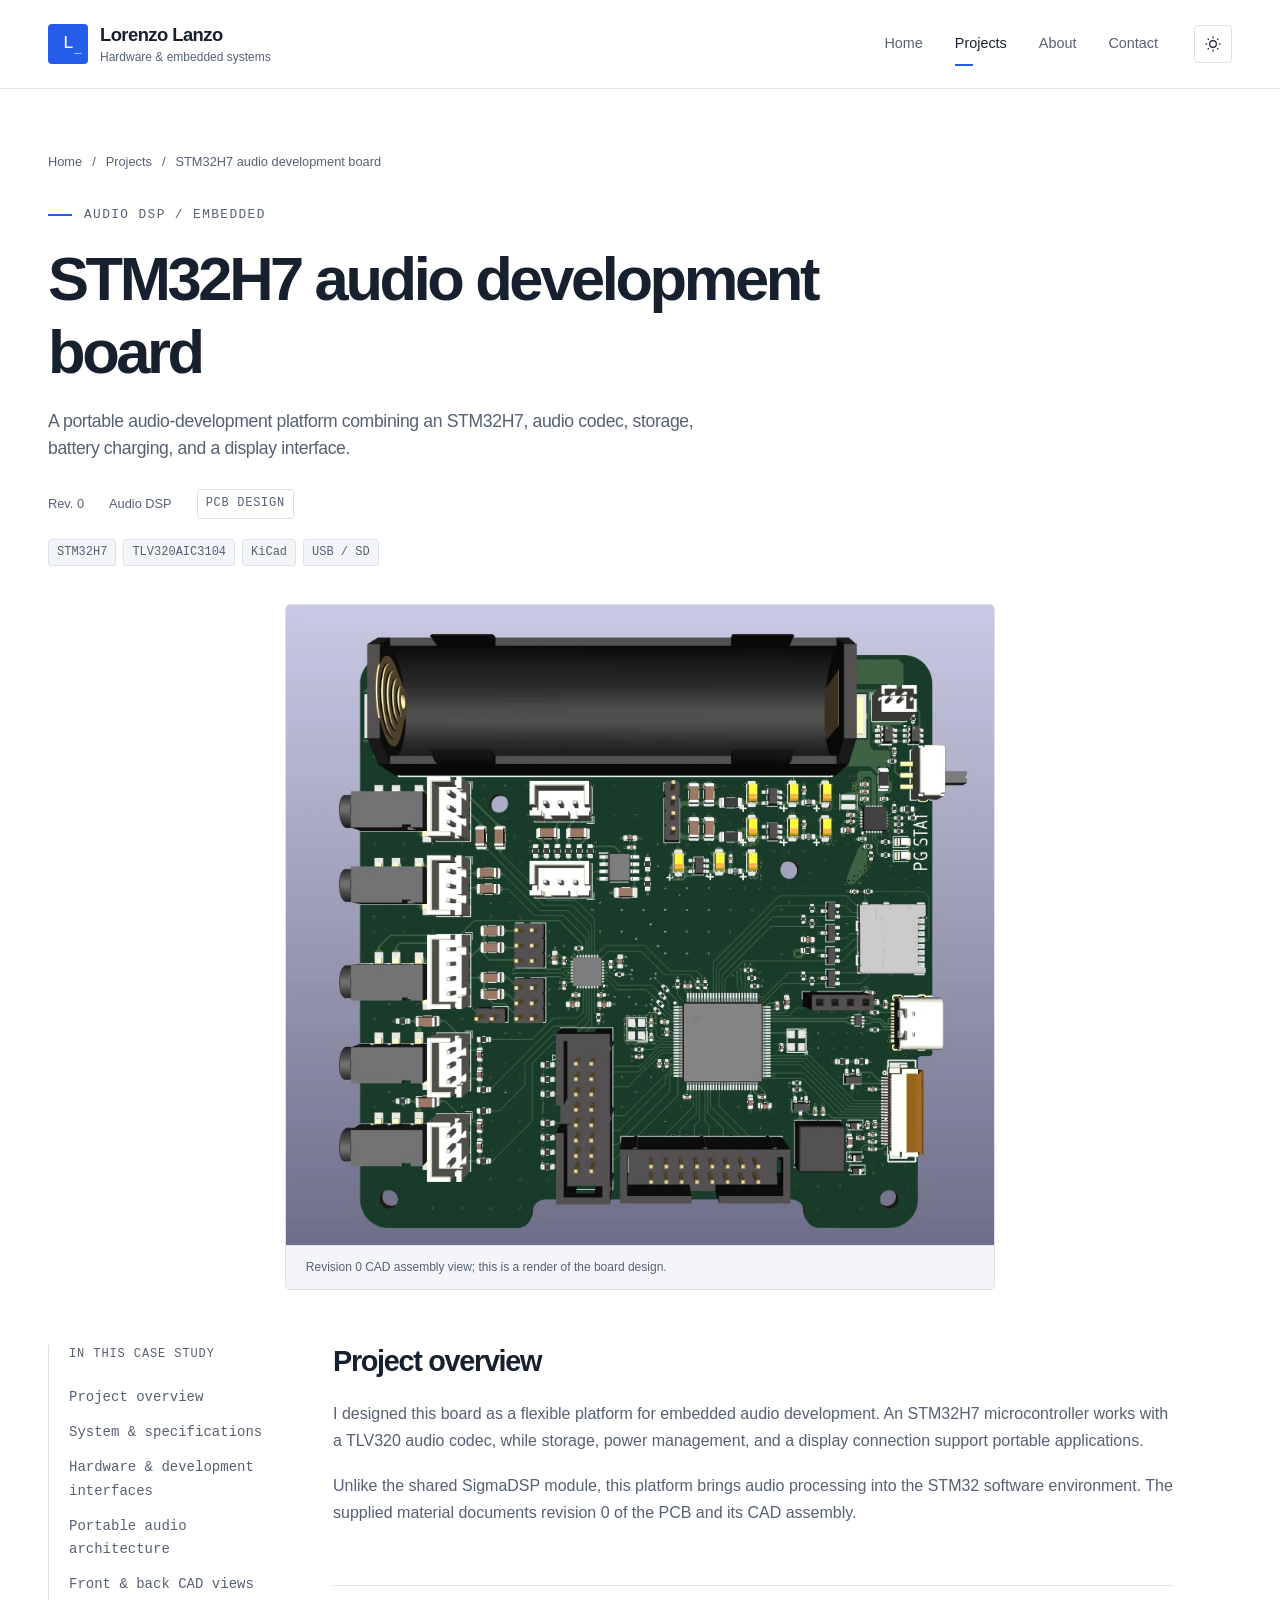
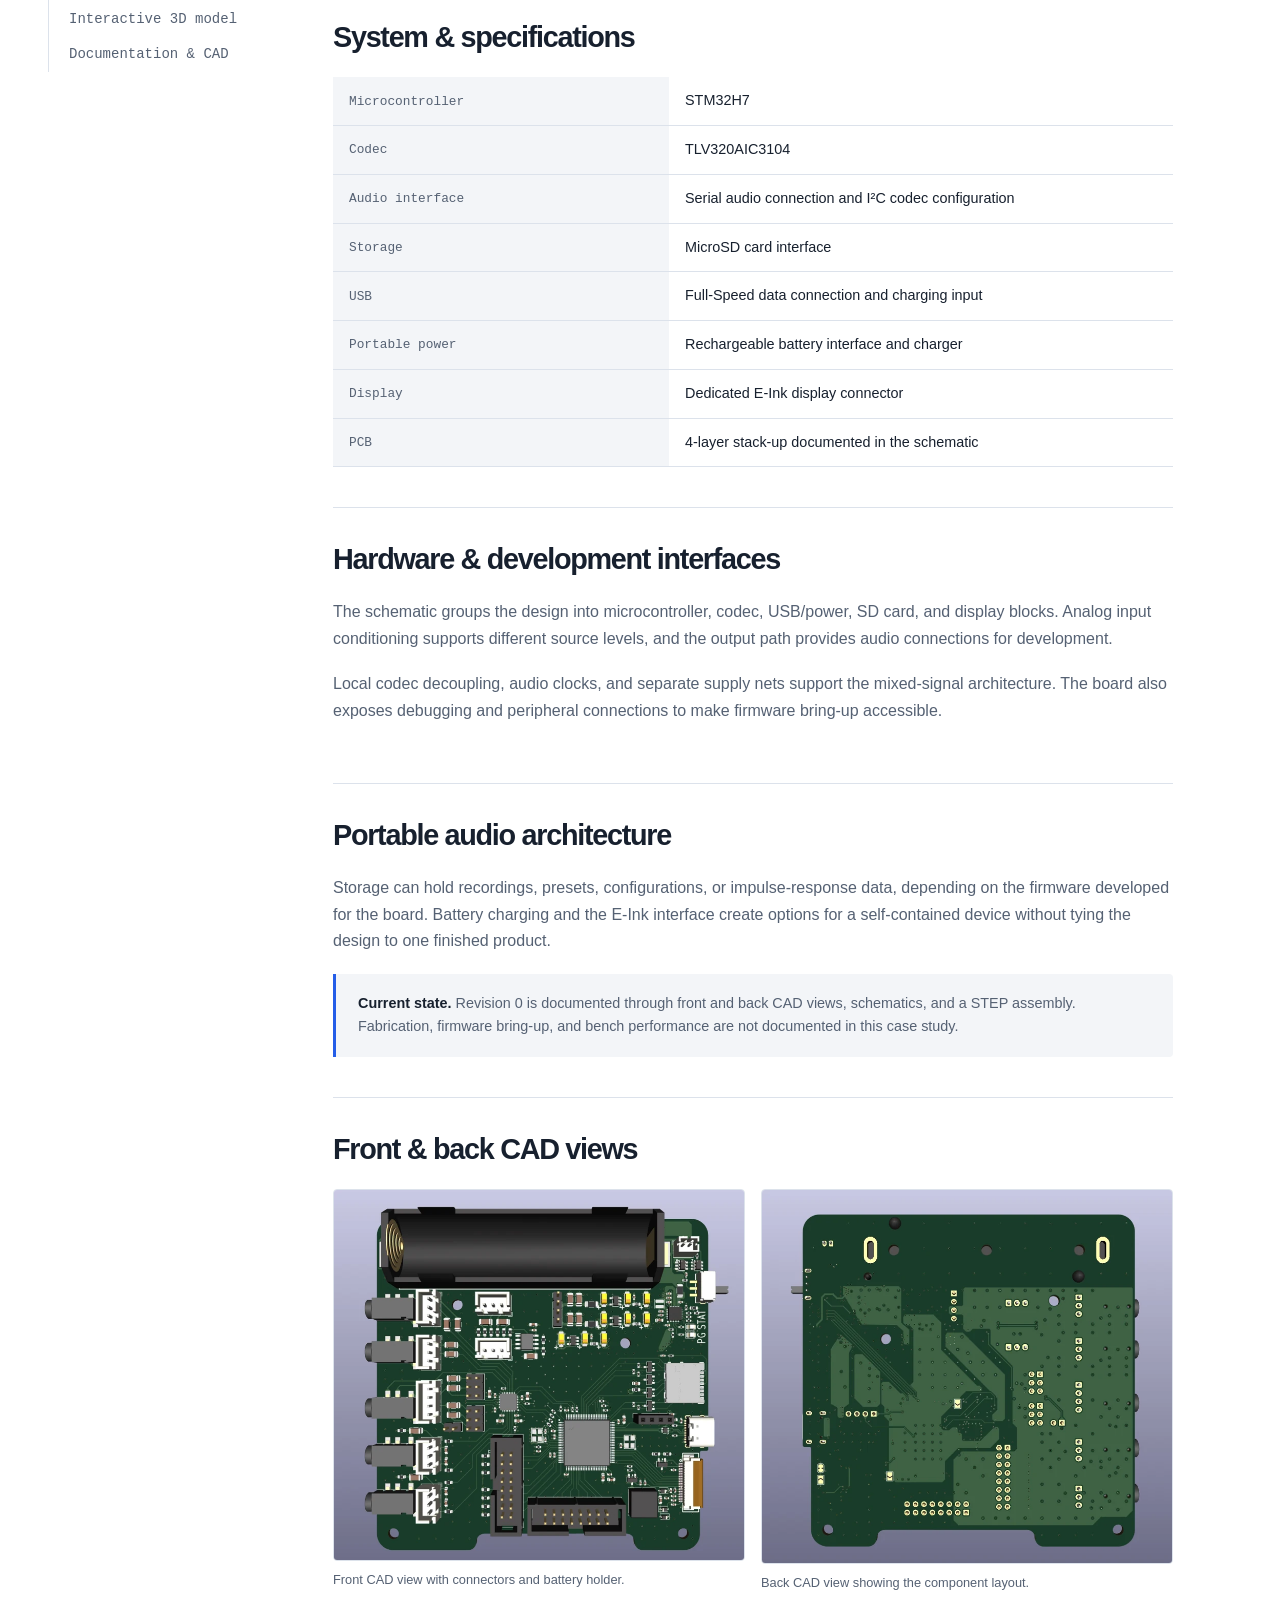
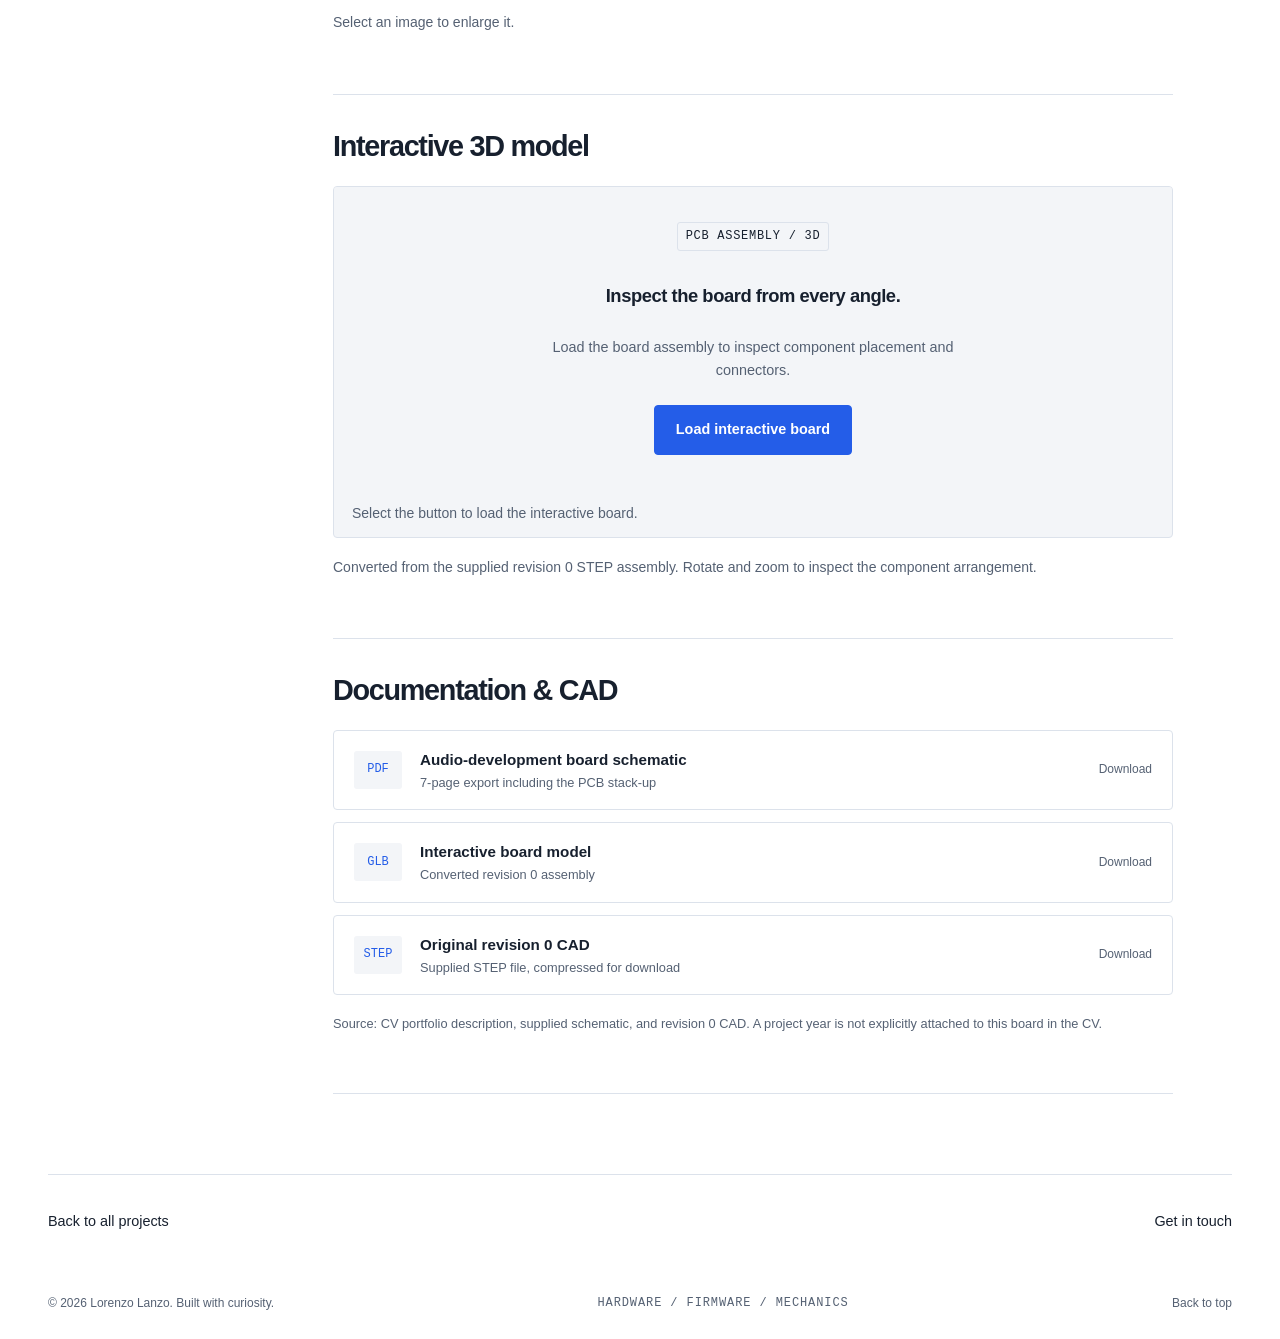
<file: projects/stm32-audio-codec.html>
<!doctype html>
<html lang="en">
<head>
  <meta charset="utf-8">
  <meta name="viewport" content="width=device-width, initial-scale=1">
  <!-- EDIT PAGE TITLE, DESCRIPTION, AND SHARING TEXT HERE -->
  <title>STM32H7 audio development board — Lorenzo Lanzo</title>
  <meta name="description" content="A portable audio-development platform combining an STM32H7, audio codec, storage, battery charging, and a display interface.">
  <meta property="og:type" content="article">
  <meta property="og:title" content="STM32H7 audio development board — Lorenzo Lanzo">
  <meta property="og:description" content="A portable audio-development platform combining an STM32H7, audio codec, storage, battery charging, and a display interface.">
  <!-- Add absolute canonical and og:image URLs after choosing a domain; see README. -->
  <link rel="icon" type="image/svg+xml" href="../assets/icons/favicon.svg">
  <link rel="stylesheet" href="../assets/css/styles.css?v=fbdc53042aa0">
  <script src="../assets/js/theme.js"></script>
  <script src="../assets/js/main.js" defer></script>
  <script src="../assets/js/project.js" defer></script>
</head>
<body>
  <a class="skip-link" href="#main">Skip to content</a>
  <header class="site-header">
    <div class="container header-inner">
      <!-- EDIT YOUR NAME HERE; repeat this change on the other pages. -->
      <a class="brand" href="../index.html" aria-label="Lorenzo Lanzo, home"><span class="brand-mark" aria-hidden="true">L<span>_</span></span><span>Lorenzo Lanzo<span class="brand-subtitle">Hardware & embedded systems</span></span></a>
      <button class="menu-toggle" type="button" aria-expanded="false" aria-controls="site-nav" hidden>Menu <span aria-hidden="true">☰</span></button>
      <nav id="site-nav" class="site-nav" aria-label="Main navigation"><a href="../index.html">Home</a><a href="../projects.html" aria-current="page">Projects</a><a href="../about.html">About</a><a href="../index.html#contact">Contact</a></nav>
      <button class="theme-toggle" type="button" aria-label="Switch color theme" hidden><svg viewBox="0 0 24 24" aria-hidden="true"><path d="M12 3v2m0 14v2M3 12h2m14 0h2M5.6 5.6 7 7m10 10 1.4 1.4M5.6 18.4 7 17M17 7l1.4-1.4"/><circle cx="12" cy="12" r="4"/></svg></button>
    </div>
  </header>
  <main id="main">
    <section class="page-intro container">
      <nav class="breadcrumbs" aria-label="Breadcrumb"><a href="../index.html">Home</a><span aria-hidden="true">/</span><a href="../projects.html">Projects</a><span aria-hidden="true">/</span><span>STM32H7 audio development board</span></nav>
      <p class="eyebrow"><span class="short-rule"></span> AUDIO DSP / EMBEDDED</p>
      <h1>STM32H7 audio development board</h1><p class="lead">A portable audio-development platform combining an STM32H7, audio codec, storage, battery charging, and a display interface.</p>
      <div class="project-hero-meta"><span>Rev. 0</span><span>Audio DSP</span><span class="project-label">PCB DESIGN</span></div>
      <ul class="tags project-technologies" aria-label="Technologies"><li>STM32H7</li><li>TLV320AIC3104</li><li>KiCad</li><li>USB / SD</li></ul>
    </section>
    <div class="container"><figure class="project-cover engineering-cover project-cover--compact"><img src="../assets/images/projects/stm32-codec-front.webp" width="923" height="833" alt="Front CAD view of an STM32H7 audio board with connectors and battery holder" data-media-label="CAD RENDER" fetchpriority="high"><figcaption class="cover-caption">Revision 0 CAD assembly view; this is a render of the board design.</figcaption></figure></div>
    <div class="container case-layout">
      <nav class="toc" aria-label="On this page"><span class="small-label">IN THIS CASE STUDY</span><ul><li><a href="#overview">Project overview</a></li><li><a href="#system">System & specifications</a></li><li><a href="#hardware">Hardware & development interfaces</a></li><li><a href="#decisions">Portable audio architecture</a></li><li><a href="#gallery">Front & back CAD views</a></li><li><a href="#model">Interactive 3D model</a></li><li><a href="#downloads">Documentation & CAD</a></li></ul></nav>
      <div class="case-content">
        <!-- EDIT PROJECT OVERVIEW HERE -->
        <section id="overview" class="case-section"><h2>Project overview</h2><p>I designed this board as a flexible platform for embedded audio development. An STM32H7 microcontroller works with a TLV320 audio codec, while storage, power management, and a display connection support portable applications.</p><p>Unlike the shared SigmaDSP module, this platform brings audio processing into the STM32 software environment. The supplied material documents revision 0 of the PCB and its CAD assembly.</p></section>
        <!-- EDIT SYSTEM & SPECIFICATIONS HERE -->
        <section id="system" class="case-section"><h2>System & specifications</h2><table class="spec-table"><caption class="sr-only">Hardware and system summary</caption><tbody><tr><th scope="row">Microcontroller</th><td>STM32H7</td></tr><tr><th scope="row">Codec</th><td>TLV320AIC3104</td></tr><tr><th scope="row">Audio interface</th><td>Serial audio connection and I²C codec configuration</td></tr><tr><th scope="row">Storage</th><td>MicroSD card interface</td></tr><tr><th scope="row">USB</th><td>Full-Speed data connection and charging input</td></tr><tr><th scope="row">Portable power</th><td>Rechargeable battery interface and charger</td></tr><tr><th scope="row">Display</th><td>Dedicated E-Ink display connector</td></tr><tr><th scope="row">PCB</th><td>4-layer stack-up documented in the schematic</td></tr></tbody></table></section>
        <!-- EDIT HARDWARE & DEVELOPMENT INTERFACES HERE -->
        <section id="hardware" class="case-section"><h2>Hardware & development interfaces</h2><p>The schematic groups the design into microcontroller, codec, USB/power, SD card, and display blocks. Analog input conditioning supports different source levels, and the output path provides audio connections for development.</p><p>Local codec decoupling, audio clocks, and separate supply nets support the mixed-signal architecture. The board also exposes debugging and peripheral connections to make firmware bring-up accessible.</p></section>
        <!-- EDIT PORTABLE AUDIO ARCHITECTURE HERE -->
        <section id="decisions" class="case-section"><h2>Portable audio architecture</h2><p>Storage can hold recordings, presets, configurations, or impulse-response data, depending on the firmware developed for the board. Battery charging and the E-Ink interface create options for a self-contained device without tying the design to one finished product.</p><div class="callout"><p><strong>Current state.</strong> Revision 0 is documented through front and back CAD views, schematics, and a STEP assembly. Fabrication, firmware bring-up, and bench performance are not documented in this case study.</p></div></section>
        <!-- EDIT FRONT & BACK CAD VIEWS HERE -->
        <section id="gallery" class="case-section"><h2>Front & back CAD views</h2><div class="gallery engineering-gallery"><figure><a href="../assets/images/projects/stm32-codec-front.webp" data-lightbox data-caption="Front CAD view with connectors and battery holder."><img src="../assets/images/projects/stm32-codec-front-thumb.webp" width="800" height="722" alt="CAD render of the STM32H7 codec PCB front" loading="lazy"></a><figcaption>Front CAD view with connectors and battery holder.</figcaption></figure><figure><a href="../assets/images/projects/stm32-codec-back.webp" data-lightbox data-caption="Back CAD view showing the component layout."><img src="../assets/images/projects/stm32-codec-back-thumb.webp" width="800" height="728" alt="CAD render of the STM32H7 codec PCB back" loading="lazy"></a><figcaption>Back CAD view showing the component layout.</figcaption></figure></div><p class="media-note">Select an image to enlarge it.</p></section>
        <!-- EDIT INTERACTIVE 3D MODEL HERE -->
        <section id="model" class="case-section"><h2>Interactive 3D model</h2><div class="media-frame model-stage"><div class="media-placeholder"><span class="project-label">PCB ASSEMBLY / 3D</span><h3>Inspect the board from every angle.</h3><p>Load the board assembly to inspect component placement and connectors.</p><button class="button button-primary" type="button" data-load-model>Load interactive board</button><noscript><p>JavaScript is required for the viewer. The CAD downloads remain available below.</p></noscript></div><model-viewer data-src="../assets/models/stm32-audio-codec.glb" alt="stm32 audio codec PCB assembly converted from the supplied STEP file" camera-controls touch-action="pan-y" loading="lazy" shadow-intensity="1" interaction-prompt="none"></model-viewer><p class="model-message" data-model-status role="status">Select the button to load the interactive board.</p></div><p class="media-note">Converted from the supplied revision 0 STEP assembly. Rotate and zoom to inspect the component arrangement.</p></section>
        <!-- EDIT DOCUMENTATION & CAD HERE -->
        <section id="downloads" class="case-section"><h2>Documentation & CAD</h2><div class="resource-list"><a class="resource-link" href="../assets/documents/stm32-audio-codec-schematic.pdf" download><span class="resource-type">PDF</span><span><strong>Audio-development board schematic</strong><small>7-page export including the PCB stack-up</small></span><span class="resource-action">Download</span></a><a class="resource-link" href="../assets/models/stm32-audio-codec.glb" download><span class="resource-type">GLB</span><span><strong>Interactive board model</strong><small>Converted revision 0 assembly</small></span><span class="resource-action">Download</span></a><a class="resource-link" href="../assets/models/stm32-audio-codec-step.zip" download><span class="resource-type">STEP</span><span><strong>Original revision 0 CAD</strong><small>Supplied STEP file, compressed for download</small></span><span class="resource-action">Download</span></a></div><p class="source-note">Source: CV portfolio description, supplied schematic, and revision 0 CAD. A project year is not explicitly attached to this board in the CV.</p></section>
      </div>
    </div>
    <div class="container project-bottom"><a href="../projects.html">Back to all projects</a><a href="../index.html#contact">Get in touch</a></div>
  </main>
  <footer class="site-footer"><div class="container footer-inner"><span>© <span data-current-year>2026</span> Lorenzo Lanzo. Built with curiosity.</span><span class="small-label">HARDWARE / FIRMWARE / MECHANICS</span><a href="#main">Back to top</a></div></footer>
</body>
</html>
</file>
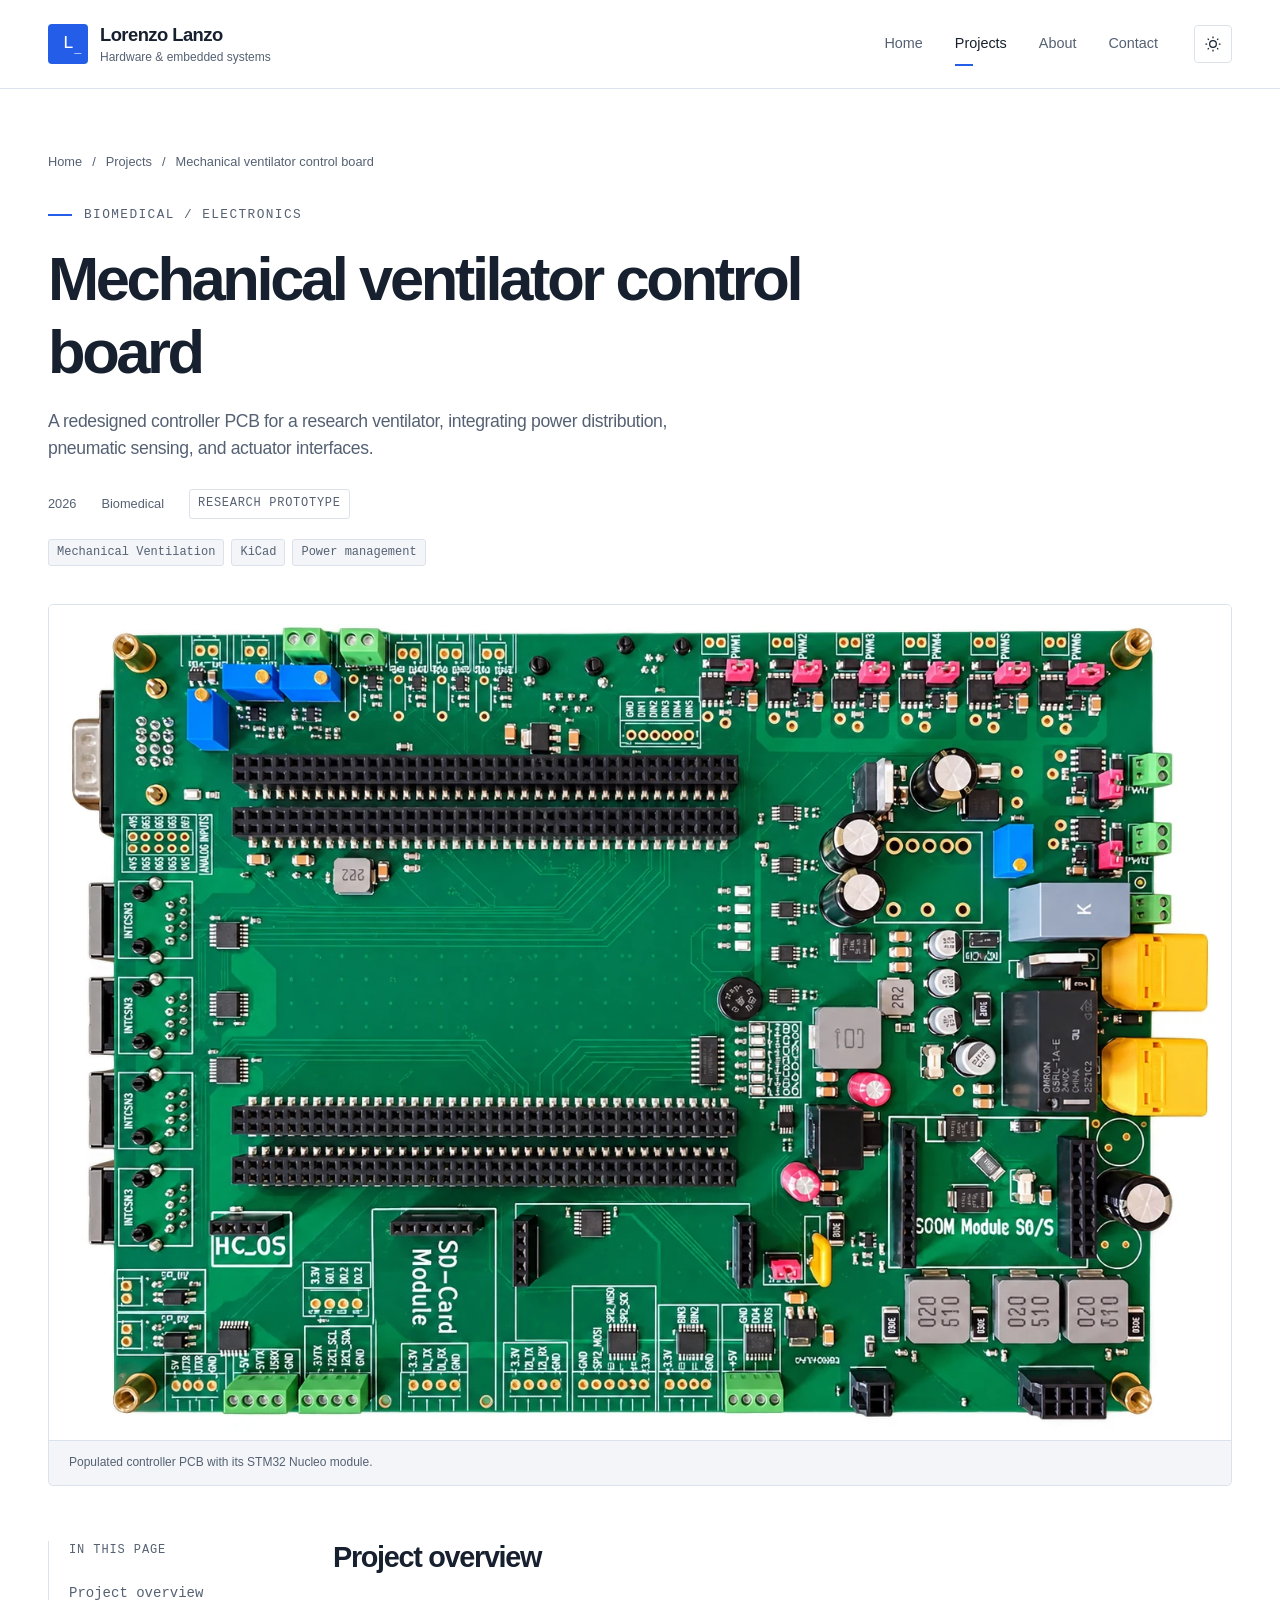
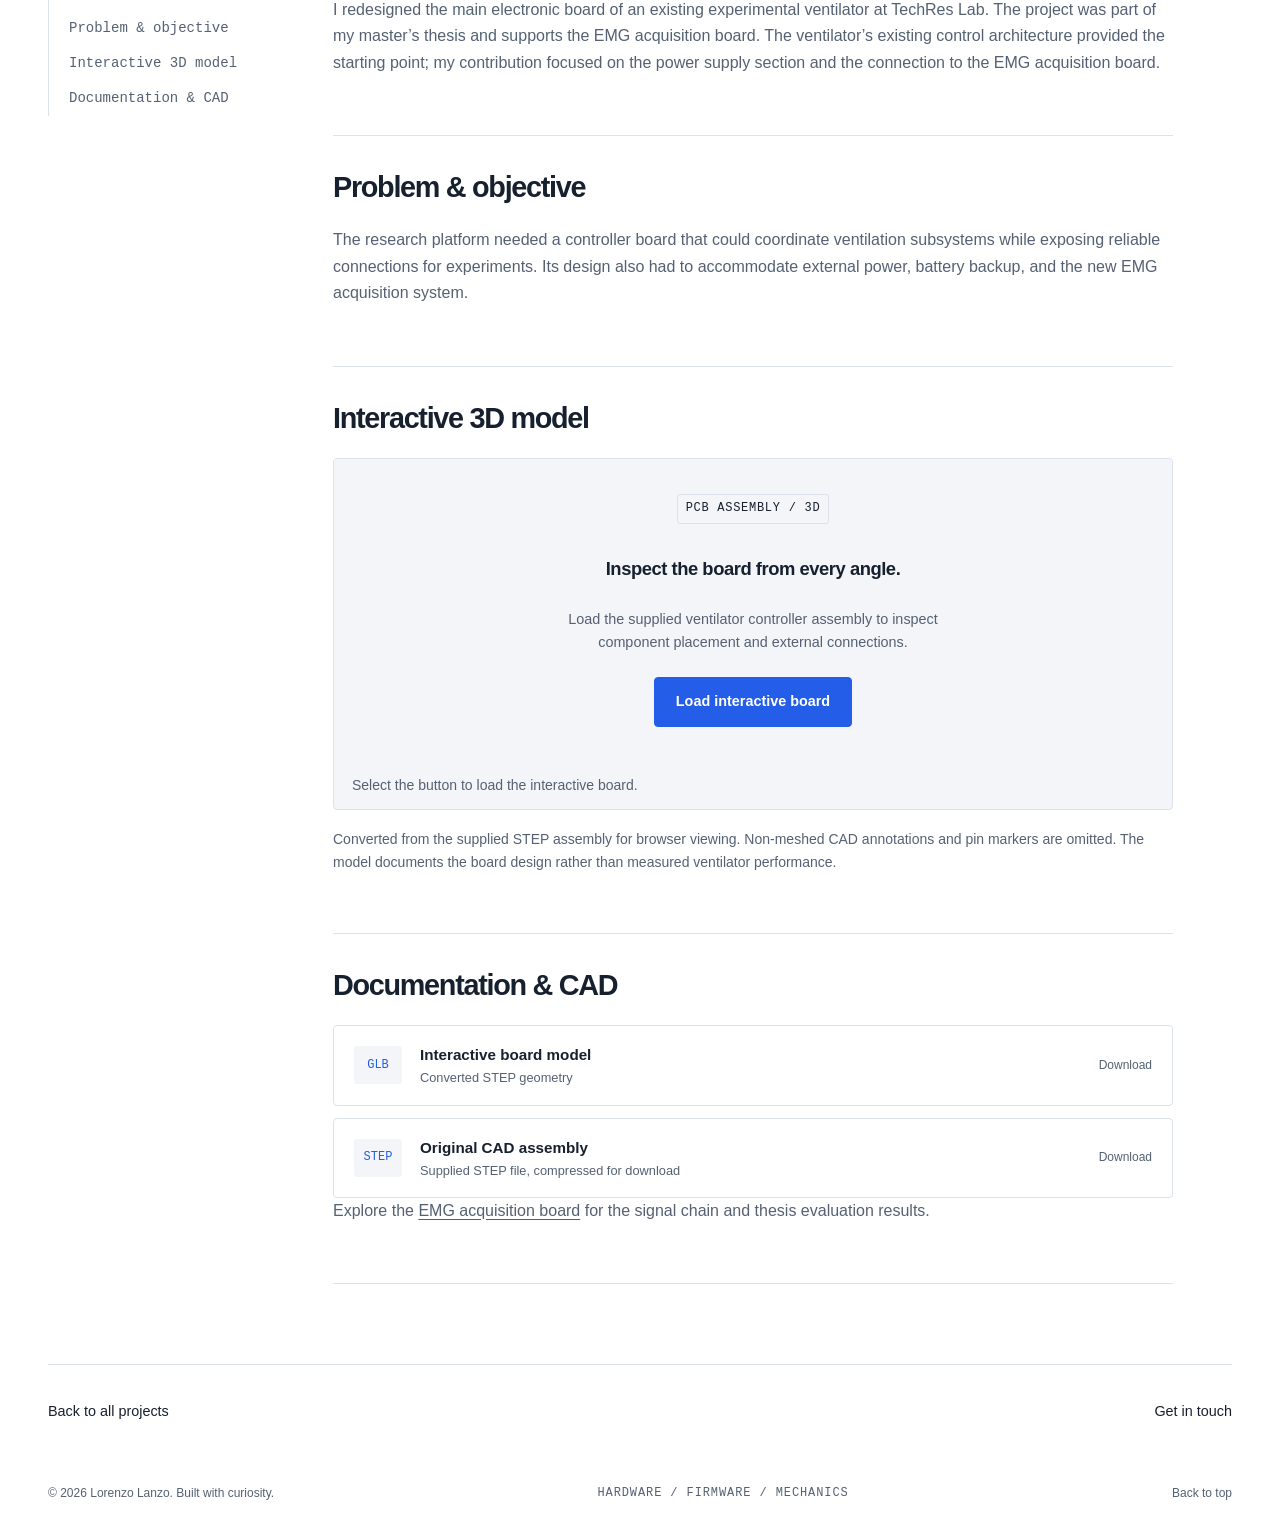
<file: projects/ventilator-controller.html>
<!doctype html>
<html lang="en">
<head>
  <meta charset="utf-8">
  <meta name="viewport" content="width=device-width, initial-scale=1">
  <!-- EDIT PAGE TITLE, DESCRIPTION, AND SHARING TEXT HERE -->
  <title>Mechanical ventilator control board — Lorenzo Lanzo</title>
  <meta name="description" content="A redesigned controller PCB for a research ventilator, integrating power distribution, pneumatic sensing, and actuator interfaces.">
  <meta property="og:type" content="article">
  <meta property="og:title" content="Mechanical ventilator control board — Lorenzo Lanzo">
  <meta property="og:description" content="A redesigned controller PCB for a research ventilator, integrating power distribution, pneumatic sensing, and actuator interfaces.">
  <!-- Add absolute canonical and og:image URLs after choosing a domain; see README. -->
  <link rel="icon" type="image/svg+xml" href="../assets/icons/favicon.svg">
  <link rel="stylesheet" href="../assets/css/styles.css?v=fbdc53042aa0">
  <script src="../assets/js/theme.js"></script>
  <script src="../assets/js/main.js" defer></script>
  <script src="../assets/js/project.js" defer></script>
</head>
<body>
  <a class="skip-link" href="#main">Skip to content</a>
  <header class="site-header">
    <div class="container header-inner">
      <!-- EDIT YOUR NAME HERE; repeat this change on the other pages. -->
      <a class="brand" href="../index.html" aria-label="Lorenzo Lanzo, home"><span class="brand-mark" aria-hidden="true">L<span>_</span></span><span>Lorenzo Lanzo<span class="brand-subtitle">Hardware & embedded systems</span></span></a>
      <button class="menu-toggle" type="button" aria-expanded="false" aria-controls="site-nav" hidden>Menu <span aria-hidden="true">☰</span></button>
      <nav id="site-nav" class="site-nav" aria-label="Main navigation"><a href="../index.html">Home</a><a href="../projects.html" aria-current="page">Projects</a><a href="../about.html">About</a><a href="../index.html#contact">Contact</a></nav>
      <button class="theme-toggle" type="button" aria-label="Switch color theme" hidden><svg viewBox="0 0 24 24" aria-hidden="true"><path d="M12 3v2m0 14v2M3 12h2m14 0h2M5.6 5.6 7 7m10 10 1.4 1.4M5.6 18.4 7 17M17 7l1.4-1.4"/><circle cx="12" cy="12" r="4"/></svg></button>
    </div>
  </header>
  <main id="main">
    <section class="page-intro container">
      <nav class="breadcrumbs" aria-label="Breadcrumb"><a href="../index.html">Home</a><span aria-hidden="true">/</span><a href="../projects.html">Projects</a><span aria-hidden="true">/</span><span>Mechanical ventilator control board</span></nav>
      <p class="eyebrow"><span class="short-rule"></span> BIOMEDICAL / ELECTRONICS</p>
      <h1>Mechanical ventilator control board</h1><p class="lead">A redesigned controller PCB for a research ventilator, integrating power distribution, pneumatic sensing, and actuator interfaces.</p>
      <div class="project-hero-meta"><span>2026</span><span>Biomedical</span><span class="project-label">RESEARCH PROTOTYPE</span></div>
      <ul class="tags project-technologies" aria-label="Technologies"><li>Mechanical Ventilation</li><li>KiCad</li><li>Power management</li></ul>
    </section>
    <div class="container"><figure class="project-cover engineering-cover"><img src="../assets/images/projects/ventilator-assembled.webp" width="1492" height="1054" alt="Populated ventilator control board with STM32 Nucleo and power and sensor connectors" data-media-label="ASSEMBLED PCB" fetchpriority="high"><figcaption class="cover-caption">Populated controller PCB with its STM32 Nucleo module.</figcaption></figure></div>
    <div class="container case-layout">
      <nav class="toc" aria-label="On this page"><span class="small-label">IN THIS PAGE</span><ul><li><a href="#overview">Project overview</a></li><li><a href="#objective">Problem & objective</a></li><li><a href="#model">Interactive 3D model</a></li><li><a href="#downloads">Documentation & CAD</a></li></ul></nav>
      <div class="case-content">
        <!-- EDIT PROJECT OVERVIEW HERE -->
        <section id="overview" class="case-section"><h2>Project overview</h2><p>I redesigned the main electronic board of an existing experimental ventilator at TechRes Lab. The project was part of my master’s thesis and supports the EMG acquisition board. The ventilator’s existing control architecture provided the starting point; my contribution focused on the power supply section and the connection to the EMG acquisition board.</p></section>
        <!-- EDIT PROBLEM & OBJECTIVE HERE -->
        <section id="objective" class="case-section"><h2>Problem & objective</h2><p>The research platform needed a controller board that could coordinate ventilation subsystems while exposing reliable connections for experiments. Its design also had to accommodate external power, battery backup, and the new EMG acquisition system.</p></section>
        <!-- EDIT INTERACTIVE 3D MODEL HERE -->
        <section id="model" class="case-section"><h2>Interactive 3D model</h2><div class="media-frame model-stage"><div class="media-placeholder"><span class="project-label">PCB ASSEMBLY / 3D</span><h3>Inspect the board from every angle.</h3><p>Load the supplied ventilator controller assembly to inspect component placement and external connections.</p><button class="button button-primary" type="button" data-load-model>Load interactive board</button><noscript><p>JavaScript is required for the viewer. The CAD downloads remain available below.</p></noscript></div><model-viewer data-src="../assets/models/ventilator-controller.glb" alt="Research ventilator controller PCB assembly converted from the supplied STEP file" camera-controls touch-action="pan-y" loading="lazy" shadow-intensity="1" interaction-prompt="none"></model-viewer><p class="model-message" data-model-status role="status">Select the button to load the interactive board.</p></div><p class="media-note">Converted from the supplied STEP assembly for browser viewing. Non-meshed CAD annotations and pin markers are omitted. The model documents the board design rather than measured ventilator performance.</p></section>
        <!-- EDIT DOCUMENTATION & CAD HERE -->
        <section id="downloads" class="case-section"><h2>Documentation & CAD</h2><div class="resource-list"><a class="resource-link" href="../assets/models/ventilator-controller.glb" download><span class="resource-type">GLB</span><span><strong>Interactive board model</strong><small>Converted STEP geometry</small></span><span class="resource-action">Download</span></a><a class="resource-link" href="../assets/models/ventilator-controller-step.zip" download><span class="resource-type">STEP</span><span><strong>Original CAD assembly</strong><small>Supplied STEP file, compressed for download</small></span><span class="resource-action">Download</span></a></div><p>Explore the <a class="text-link" href="emg-acquisition.html">EMG acquisition board</a> for the signal chain and thesis evaluation results.</p></section>
      </div>
    </div>
    <div class="container project-bottom"><a href="../projects.html">Back to all projects</a><a href="../index.html#contact">Get in touch</a></div>
  </main>
  <footer class="site-footer"><div class="container footer-inner"><span>© <span data-current-year>2026</span> Lorenzo Lanzo. Built with curiosity.</span><span class="small-label">HARDWARE / FIRMWARE / MECHANICS</span><a href="#main">Back to top</a></div></footer>
</body>
</html>
</file>
<file: assets/css/styles.css>
:root { color-scheme: light; --bg:#fff; --surface:#f3f5f8; --surface-alt:#eaf0fa; --text:#17202e; --muted:#556173; --faint:#6c7685; --border:#dce2eb; --accent:#245de8; --accent-hover:#184bc8; --on-accent:#fff; --header:rgba(255,255,255,.96); --grid:#e7ecf4; --max-width:1240px; }
@media (prefers-color-scheme:dark) { :root:not([data-theme="light"]) { color-scheme:dark; --bg:#10151e; --surface:#171e2a; --surface-alt:#1c293f; --text:#eef3fb; --muted:#aab8ca; --faint:#98a6b8; --border:#2e394a; --accent:#8daeff; --accent-hover:#b6caff; --on-accent:#101a2b; --header:rgba(16,21,30,.96); --grid:#263145; } }
:root[data-theme="dark"] { color-scheme:dark; --bg:#10151e; --surface:#171e2a; --surface-alt:#1c293f; --text:#eef3fb; --muted:#aab8ca; --faint:#98a6b8; --border:#2e394a; --accent:#8daeff; --accent-hover:#b6caff; --on-accent:#101a2b; --header:rgba(16,21,30,.96); --grid:#263145; }
* { box-sizing:border-box; } html { scroll-behavior:smooth; scroll-padding-top:110px; } body { margin:0; background:var(--bg); color:var(--text); font-family:Inter,"Segoe UI",Arial,sans-serif; font-size:16px; line-height:1.65; -webkit-font-smoothing:antialiased; } a { color:inherit; text-decoration:none; } button,input { font:inherit; } button { cursor:pointer; } img,video,iframe { display:block; max-width:100%; } img { height:auto; } [hidden] { display:none!important; } ::selection { background:var(--accent); color:var(--on-accent); } :focus-visible { outline:3px solid var(--accent); outline-offset:5px; } .container { width:min(var(--max-width),calc(100% - 96px)); margin-inline:auto; } h1,h2,h3,h4,p,ul { margin-top:0; } h1,h2,h3,h4 { line-height:1.18; } h1 { font-size:clamp(2.6rem,4.8vw,4.6rem); letter-spacing:-.055em; font-weight:650; } h2 { font-size:clamp(2rem,3.1vw,2.85rem); letter-spacing:-.045em; font-weight:600; } h3 { font-size:1.35rem; letter-spacing:-.025em; font-weight:600; } p { margin-bottom:1.2rem; } .accent { color:var(--accent); } .eyebrow,.small-label,.card-meta,.tags,.skill-index,.image-badge,.image-number,.visual-index,.filter-button,.project-label,.toc a,.spec-table th,.resource-type { font-family:"Cascadia Code","SFMono-Regular",Consolas,monospace; } .eyebrow { font-size:.8rem; letter-spacing:.11em; font-weight:500; color:var(--muted); display:flex; align-items:center; gap:12px; margin-bottom:24px; } .small-label { font-size:.75rem; letter-spacing:.075em; color:var(--muted); } .short-rule { display:inline-block; width:24px; height:2px; background:var(--accent); } .edition { color:var(--faint); margin-left:5px; } .skip-link { position:fixed; top:-100px; left:20px; z-index:99; padding:12px 20px; background:var(--accent); color:var(--on-accent); } .skip-link:focus { top:12px; } .sr-only { position:absolute; width:1px; height:1px; padding:0; margin:-1px; overflow:hidden; clip:rect(0,0,0,0); white-space:nowrap; border:0; }
.site-header { background:var(--header); border-bottom:1px solid var(--border); position:sticky; top:0; z-index:20; } .header-inner { min-height:88px; display:flex; align-items:center; gap:36px; } .brand { display:flex; align-items:center; gap:12px; line-height:1.15; font-size:1.15rem; font-weight:650; letter-spacing:-.03em; } .brand-mark { background:var(--accent); color:var(--on-accent); font-family:Consolas,monospace; font-weight:500; height:40px; width:40px; display:grid; place-content:center; border-radius:4px; position:relative; } .brand-mark span { position:absolute; right:7px; bottom:7px; font-size:.75rem; } .brand-subtitle { display:block; margin-top:6px; color:var(--muted); font-size:.75rem; letter-spacing:0; font-weight:400; } .site-nav { margin-left:auto; display:flex; align-items:center; gap:32px; font-size:.9rem; } .site-nav a { padding:28px 0; color:var(--muted); position:relative; } .site-nav a:hover,.site-nav a[aria-current] { color:var(--text); } .site-nav a[aria-current]:after { content:""; position:absolute; bottom:18px; left:0; width:18px; height:2px; background:var(--accent); } .theme-toggle { background:none; border:1px solid var(--border); border-radius:4px; color:var(--text); width:38px; height:38px; display:grid; place-content:center; flex-shrink:0; } .theme-toggle svg { width:20px; height:20px; fill:none; stroke:currentColor; stroke-width:1.5; } .menu-toggle { display:none; background:none; border:1px solid var(--border); color:var(--text); padding:5px 10px; border-radius:4px; font-size:.875rem; }
.hero { padding-block:75px 64px; display:grid; grid-template-columns:1.07fr 1fr; gap:54px; align-items:center; } .hero h1 { margin-bottom:25px; } .hero-description { max-width:480px; font-size:1.05rem; color:var(--muted); line-height:1.8; } .hero-actions { display:flex; align-items:center; gap:28px; margin-top:30px; flex-wrap:wrap; } .button { display:inline-flex; align-items:center; justify-content:center; gap:10px; padding:12px 21px; border-radius:4px; border:1px solid var(--border); font-size:.9rem; font-weight:550; background:var(--bg); color:var(--text); min-height:46px; } .button-primary { background:var(--accent); border-color:var(--accent); color:var(--on-accent); } .button-primary:hover { background:var(--accent-hover); border-color:var(--accent-hover); } .button:hover { box-shadow:0 3px 12px #0000000d; } .text-link { display:inline-flex; align-items:center; gap:12px; font-size:.9rem; font-weight:500; } .text-link:hover { color:var(--accent); } .link-line { width:20px; height:1px; background:currentColor; } .demo-note { font-size:.8rem; color:var(--faint); margin-top:26px; margin-bottom:0; line-height:1.6; } .hero-visual { background:var(--surface); border:1px solid var(--border); border-radius:5px; position:relative; overflow:hidden; } .visual-topline { display:flex; justify-content:space-between; padding:19px 22px 0; font-family:Consolas,monospace; font-size:.75rem; letter-spacing:.07em; color:var(--muted); } .hero-visual img { width:100%; height:auto; object-fit:contain; margin-top:16px; } .visual-caption { display:flex; justify-content:space-between; gap:20px; align-items:center; padding:20px 22px; } .visual-caption .small-label { display:block; font-size:.75rem; margin-bottom:6px; } .visual-caption strong { font-size:1rem; font-weight:550; } .visual-index { font-size:1.65rem; font-weight:300; color:var(--faint); } .discipline-band { border-block:1px solid var(--border); } .discipline-inner { display:flex; align-items:center; justify-content:space-between; gap:24px; min-height:76px; font-size:.9rem; } .discipline-inner .small-label { font-size:.75rem; max-width:140px; } .band-end { color:var(--faint); font-family:Consolas,monospace; font-size:.75rem; letter-spacing:.08em; }
.section { padding-block:72px; } .section-heading { display:flex; align-items:end; justify-content:space-between; gap:30px; margin-bottom:32px; } .section-heading .eyebrow { margin-bottom:14px; } .section-heading h2 { margin-bottom:0; } .section-heading>.text-link { margin-bottom:7px; } .count-pill { background:var(--surface); border:1px solid var(--border); padding:2px 7px; font-family:Consolas,monospace; font-size:.75rem; border-radius:3px; } .filter-bar { display:flex; align-items:center; flex-wrap:wrap; gap:8px; margin-bottom:30px; } .filter-button { border:1px solid transparent; border-radius:4px; padding:8px 14px; color:var(--muted); font-size:.875rem; background:transparent; min-height:40px; } .filter-button[aria-pressed="true"] { border-color:var(--border); background:var(--surface); color:var(--text); } .filter-button:hover { color:var(--accent); } .filter-button span { margin-left:8px; font-size:.75rem; color:var(--faint); } .project-grid { display:grid; grid-template-columns:repeat(2,minmax(0,1fr)); gap:45px 30px; align-items:start; } .project-card { min-width:0; } .card-image { position:relative; display:block; overflow:hidden; background:var(--surface); border:1px solid var(--border); border-radius:4px; transition:border-color .3s ease; } .card-image img { width:100%; height:auto; object-fit:contain; } .card-image:hover { border-color:var(--accent); } .image-number { position:absolute; top:17px; left:17px; color:#fff; border:1px solid #ffffff66; border-radius:3px; font-size:.75rem; padding:3px 7px; background:#0a152888; } .image-badge { position:absolute; bottom:15px; right:15px; padding:4px 7px; background:#0a1528d9; color:#e0e9fb; font-size:.75rem; letter-spacing:.08em; border:1px solid #ffffff33; border-radius:3px; } .card-meta { display:flex; justify-content:space-between; gap:16px; color:var(--muted); text-transform:uppercase; font-size:.75rem; letter-spacing:.06em; margin-block:18px 9px; } .project-card h3 { margin-bottom:10px; font-size:1.35rem; } .project-card h3 a:hover { color:var(--accent); } .project-card p { color:var(--muted); font-size:.95rem; margin-bottom:15px; } .tags { display:flex; flex-wrap:wrap; gap:7px; padding:0; margin:0; list-style:none; } .tags li { padding:3px 8px; background:var(--surface); border:1px solid var(--border); color:var(--muted); font-size:.75rem; border-radius:3px; overflow-wrap:anywhere; } .empty-state { padding:35px; border:1px solid var(--border); border-radius:4px; color:var(--muted); }
.about-preview { background:var(--surface); border-block:1px solid var(--border); } .about-preview-grid { display:grid; grid-template-columns:1fr 1fr; gap:80px; } .about-preview h2 { margin-bottom:26px; } .about-preview-grid>div:nth-child(2)>p:not(.lead) { color:var(--muted); } .lead { font-size:1.35rem; line-height:1.55; letter-spacing:-.02em; } .section-aside { color:var(--muted); font-size:.9rem; margin:0; } .skill-grid { display:grid; grid-template-columns:repeat(3,minmax(0,1fr)); border-top:1px solid var(--border); margin-top:32px; } .skill-grid>div { padding:28px 28px 0 0; } .skill-grid>div+div { border-left:1px solid var(--border); padding-left:28px; } .skill-index { font-size:.75rem; color:var(--accent); display:block; margin-bottom:16px; } .skill-grid h3 { font-size:1.1rem; } .skill-grid p { color:var(--muted); font-size:.9rem; line-height:1.9; } .contact-section { border-block:1px solid var(--border); background:var(--surface); padding-block:65px; } .contact-inner { display:grid; grid-template-columns:repeat(2,minmax(0,1fr)); gap:50px; align-items:center; } .contact-inner h2 { margin-bottom:20px; } .contact-inner p { color:var(--muted); } .contact-links { justify-self:end; min-width:0; max-width:100%; } .contact-email { font-size:clamp(1.2rem,2.5vw,2rem); letter-spacing:-.03em; border-bottom:1px solid var(--text); padding-bottom:5px; overflow-wrap:anywhere; } .contact-social { display:flex; flex-wrap:wrap; align-items:center; justify-content:space-between; gap:28px; margin-top:26px; } .contact-linkedin { font-size:clamp(1.6rem,2.5vw,2rem); font-weight:550; letter-spacing:-.03em; line-height:1.2; border-bottom:1px solid currentColor; padding-bottom:5px; } .contact-qr { width:160px; flex-shrink:0; margin:0; text-align:center; } .contact-qr a { display:block; border:1px solid var(--border); border-radius:4px; overflow:hidden; background:#fff; } .contact-qr a:hover { border-color:var(--accent); } .contact-qr img { width:100%; height:auto; } .contact-qr figcaption { margin-top:8px; font-size:.75rem; } .contact-links a:hover { color:var(--accent); } .contact-links .small-label { font-size:.75rem; } .site-footer { padding-block:25px; } .footer-inner { display:flex; align-items:center; justify-content:space-between; gap:24px; color:var(--muted); font-size:.75rem; } .footer-inner .small-label { font-size:.75rem; }
/* Shared page and case-study layout. Project content stays in individual HTML files. */
.page-intro { padding-block:62px 38px; } .page-intro h1 { margin-bottom:20px; max-width:900px; } .page-intro .lead { color:var(--muted); max-width:660px; font-size:1.1rem; } .page-intro .eyebrow { margin-bottom:18px; } .breadcrumbs { font-size:.8rem; color:var(--muted); display:flex; gap:10px; flex-wrap:wrap; margin-bottom:32px; } .breadcrumbs a:hover { color:var(--accent); } .project-hero-meta { display:flex; align-items:center; flex-wrap:wrap; gap:16px 25px; font-size:.8rem; color:var(--muted); margin-top:26px; } .project-label { font-size:.75rem; border:1px solid var(--border); border-radius:3px; padding:4px 8px; letter-spacing:.06em; } .project-cover { background:var(--surface); border:1px solid var(--border); border-radius:5px; overflow:hidden; } .project-cover img { width:100%; height:auto; object-fit:contain; } .cover-caption { padding:12px 20px; font-size:.75rem; color:var(--muted); margin:0; border-top:1px solid var(--border); } .case-layout { display:grid; grid-template-columns:220px minmax(0,1fr); gap:65px; padding-block:55px 80px; } .toc { position:sticky; top:125px; align-self:start; border-left:1px solid var(--border); padding-left:20px; } .toc .small-label { display:block; margin-bottom:15px; } .toc ul { padding:0; margin:0; list-style:none; } .toc a { display:block; padding:6px 0; color:var(--muted); font-size:.875rem; } .toc a:hover { color:var(--accent); } .case-content { min-width:0; max-width:840px; } .case-section { padding-bottom:40px; margin-bottom:35px; border-bottom:1px solid var(--border); scroll-margin-top:110px; } .case-section:last-child { margin-bottom:0; } .case-section h2 { font-size:1.8rem; margin-bottom:22px; } .case-section h3 { margin-top:24px; font-size:1.15rem; } .case-section p,.case-section li { color:var(--muted); } .case-section ul,.case-section ol { padding-left:22px; } .callout { border-left:3px solid var(--accent); background:var(--surface); padding:18px 22px; border-radius:0 4px 4px 0; font-size:.9rem; } .callout p:last-child { margin-bottom:0; } .callout strong { color:var(--text); } .spec-table { width:100%; border-collapse:collapse; font-size:.9rem; } .spec-table th,.spec-table td { padding:12px 16px; text-align:left; border-bottom:1px solid var(--border); overflow-wrap:anywhere; } .spec-table th { width:40%; color:var(--muted); font-weight:400; font-size:.8rem; background:var(--surface); } .table-scroll { overflow-x:auto; border:1px solid var(--border); border-radius:4px; } .data-table { border-collapse:collapse; width:100%; min-width:520px; font-size:.875rem; } .data-table th,.data-table td { padding:12px; border-bottom:1px solid var(--border); text-align:left; } .data-table th { background:var(--surface); } .case-diagram { width:100%; border:1px solid var(--border); border-radius:4px; margin-block:22px; } .gallery { display:grid; grid-template-columns:repeat(2,minmax(0,1fr)); gap:16px; align-items:start; } .gallery figure { margin:0; min-width:0; } .gallery a { display:block; border:1px solid var(--border); border-radius:4px; overflow:hidden; background:var(--surface); } .gallery img { width:100%; height:auto; object-fit:contain; } figcaption { font-size:.8rem; color:var(--muted); margin-top:8px; } .media-frame { background:var(--surface); border:1px solid var(--border); border-radius:4px; overflow:hidden; position:relative; } .media-frame video,.media-frame iframe { width:100%; aspect-ratio:16/9; border:0; object-fit:contain; } .media-placeholder { min-height:240px; padding:35px; display:flex; flex-direction:column; justify-content:center; align-items:center; text-align:center; gap:10px; background:var(--surface); } .media-placeholder p { max-width:440px; font-size:.9rem; margin:0; } .media-placeholder .button { margin-top:12px; } .play-symbol { display:grid; place-items:center; color:var(--accent); background:var(--bg); border:1px solid var(--border); border-radius:50%; width:52px; height:52px; font-size:1.2rem; margin-bottom:8px; } .model-stage model-viewer { width:100%; height:440px; background:var(--surface); } .model-stage:not(.is-loaded):not(.is-loading) model-viewer { display:none; } .model-stage.is-loading .media-placeholder { position:absolute; inset:0 0 auto; height:440px; z-index:1; } .model-message { color:var(--muted); font-size:.875rem; margin:0; padding:12px 18px; } .resource-list { display:grid; gap:12px; } .resource-link { border:1px solid var(--border); border-radius:4px; padding:16px 20px; display:flex; align-items:center; gap:18px; background:var(--bg); min-width:0; } .resource-link:hover { border-color:var(--accent); } .resource-type { color:var(--accent); background:var(--surface); font-size:.75rem; width:48px; min-height:38px; display:grid; place-items:center; flex-shrink:0; border-radius:3px; } .resource-link strong { display:block; font-size:.95rem; font-weight:550; } .resource-link small { color:var(--muted); display:block; font-size:.8rem; overflow-wrap:anywhere; } .resource-action { margin-left:auto; color:var(--muted); font-size:.75rem; white-space:nowrap; } code { font-family:Consolas,monospace; font-size:.875em; padding:2px 5px; background:var(--surface); border-radius:3px; overflow-wrap:anywhere; } pre { background:var(--surface); padding:20px; border:1px solid var(--border); overflow-x:auto; border-radius:4px; font-size:.9rem; } pre code { padding:0; white-space:pre; } .project-bottom { border-top:1px solid var(--border); padding-block:35px; display:flex; justify-content:space-between; gap:30px; } .project-bottom a { font-size:.9rem; } .about-layout { display:grid; grid-template-columns:1.2fr .8fr; gap:75px; padding-bottom:70px; } .about-layout h2 { font-size:1.7rem; } .about-layout p { color:var(--muted); } .about-layout section { margin-bottom:35px; } .about-sidebar { border:1px solid var(--border); padding:30px; background:var(--surface); border-radius:4px; align-self:start; } .timeline { list-style:none; padding:0; } .timeline li { padding:18px 0; border-bottom:1px solid var(--border); } .timeline strong { display:block; color:var(--text); } .timeline span { font-size:.85rem; color:var(--muted); } .lightbox { padding:0; width:fit-content; max-width:min(1100px,94vw); max-height:94vh; border:1px solid var(--border); border-radius:5px; background:var(--bg); color:var(--text); } .lightbox::backdrop { background:#070d18d9; } .lightbox-head { padding:12px 18px; display:flex; justify-content:space-between; align-items:center; gap:18px; } .lightbox-head p { margin:0; font-size:.875rem; } .lightbox-head button { background:var(--surface); color:var(--text); border:1px solid var(--border); border-radius:3px; padding:5px 12px; } .lightbox img { width:auto; height:auto; max-height:75vh; margin-inline:auto; object-fit:contain; }
/* Image frames follow each source image: no fixed ratios, padding, or hover cropping.
   Supplied portrait recordings retain their own player proportions below. */
.engineering-cover { margin-inline:0; }
.project-video-grid { display:grid; grid-template-columns:repeat(2,minmax(0,1fr)); gap:24px 18px; align-items:start; }
.project-video-grid figure { margin:0; min-width:0; }
.project-video-grid video { background:#111722; }
.project-video-grid .portrait-clip video { aspect-ratio:9/16; max-height:560px; }
.project-video-grid .som-render-clip .media-frame { max-width:calc(560px * 17 / 30); margin-inline:auto; }
.project-video-grid .som-render-clip video { aspect-ratio:17/30; height:auto; max-height:none; }
.project-video-grid figcaption strong { color:var(--text); font-weight:550; }
.media-note,.source-note { font-size:.875rem; color:var(--muted); margin-top:18px; }
.source-note { font-size:.8rem; }
.case-section .text-link { text-decoration:underline; text-underline-offset:3px; font-size:inherit; display:inline; }
@media (max-width:650px) { .project-video-grid { grid-template-columns:1fr; } }
@media (min-width:1600px) { .hero { padding-block:90px 80px; } }
@media (max-width:1050px) { .container { width:calc(100% - 64px); } .hero { gap:30px; padding-block:55px; } h1 { font-size:clamp(2.5rem,5vw,3.8rem); } .hero-actions { gap:20px; } .band-end { display:none; } .discipline-inner .small-label { max-width:110px; } .case-layout { grid-template-columns:170px minmax(0,1fr); gap:35px; } .about-preview-grid { gap:40px; } .brand-subtitle { font-size:.75rem; } .site-nav { gap:24px; } .header-inner { gap:25px; } }
@media (max-width:720px) { html { scroll-padding-top:95px; } .container { width:calc(100% - 40px); } .header-inner { min-height:76px; gap:12px; flex-wrap:wrap; padding-block:14px; } .brand { font-size:1rem; } .brand-mark { width:35px; height:35px; } .brand-subtitle { font-size:.75rem; } .theme-toggle { width:35px; height:35px; } .menu-toggle:not([hidden]) { display:block; margin-left:auto; } .site-nav { width:100%; order:5; margin-left:0; gap:26px; justify-content:flex-start; } .site-nav a { padding:8px 0; } .site-nav a[aria-current]:after { bottom:0; } .navigation-enhanced .site-nav:not(.is-open) { display:none; } .hero { grid-template-columns:1fr; gap:32px; padding-block:42px; } .hero h1 { font-size:clamp(2.8rem,8.5vw,4rem); } .hero-description { max-width:600px; } .hero .eyebrow { font-size:.75rem; } .demo-note { margin-top:20px; } .visual-topline { padding-top:15px; } .discipline-inner { flex-wrap:wrap; justify-content:flex-start; gap:10px 24px; padding-block:20px; font-size:.8rem; } .discipline-inner .small-label { flex-basis:100%; max-width:none; margin-bottom:3px; } .section { padding-block:48px; } .section-heading { align-items:start; gap:20px; } .section-heading h2 { font-size:1.95rem; } .section-heading>.text-link { margin-top:32px; flex-shrink:0; } .section-heading .eyebrow { font-size:.75rem; } .project-grid { gap:32px 20px; } .project-card h3 { font-size:1.2rem; } .card-meta { font-size:.75rem; } .project-card p { font-size:.875rem; } .image-badge { font-size:.75rem; } .about-preview-grid { grid-template-columns:1fr; gap:25px; } .about-preview h2 { margin-bottom:20px; } .lead { font-size:1.15rem; } .skill-grid { grid-template-columns:1fr; } .skill-grid>div,.skill-grid>div+div { padding:22px 0; border-left:0; border-bottom:1px solid var(--border); } .skill-grid p { margin-bottom:0; } .skill-index { margin-bottom:10px; } .section-aside { display:none; } .contact-inner { grid-template-columns:1fr; gap:30px; } .contact-links { justify-self:start; width:100%; } .footer-inner { flex-wrap:wrap; gap:16px; } .footer-inner>.small-label { display:none; } .case-layout { grid-template-columns:1fr; gap:30px; padding-block:30px 50px; } .toc { position:static; padding:20px; border:1px solid var(--border); border-radius:4px; background:var(--surface); } .toc ul { display:flex; gap:8px 20px; flex-wrap:wrap; } .toc a { padding:4px 0; } .page-intro { padding-top:35px; } .page-intro h1 { font-size:2.7rem; } .case-section h2 { font-size:1.6rem; } .model-stage model-viewer { height:330px; } .model-stage.is-loading .media-placeholder { height:330px; } .about-layout { grid-template-columns:1fr; gap:20px; } .gallery { gap:12px; } .resource-link { padding:14px; gap:12px; } .resource-action { display:none; } .spec-table th,.spec-table td { padding:10px; } .project-bottom { flex-wrap:wrap; } }
@media (max-width:480px) { .project-grid { grid-template-columns:1fr; } .section-heading { flex-wrap:wrap; gap:16px; } .section-heading>.text-link { margin:0; } .hero-actions { gap:18px; } .hero h1 { font-size:2.65rem; } .filter-bar { gap:4px; } .filter-button { padding-inline:10px; font-size:.875rem; } .gallery { grid-template-columns:1fr; } .media-placeholder { padding:25px 18px; } .page-intro h1 { font-size:2.2rem; } .brand-subtitle { max-width:150px; } .contact-email { font-size:1.6rem; } .contact-social { gap:20px; } .contact-qr { width:128px; } }
@media (prefers-reduced-motion:reduce) { html { scroll-behavior:auto; } *,*::before,*::after { animation:none!important; transition:none!important; } }

.project-technologies { margin-top:20px; }
.project-cover { margin:0; }
.project-cover--compact { width:60%; margin-inline:auto; }
.about-sidebar h2.eyebrow { font-size:.8rem; letter-spacing:.11em; }
@media (max-width:480px) { .brand-subtitle { display:none; } }
</file>
